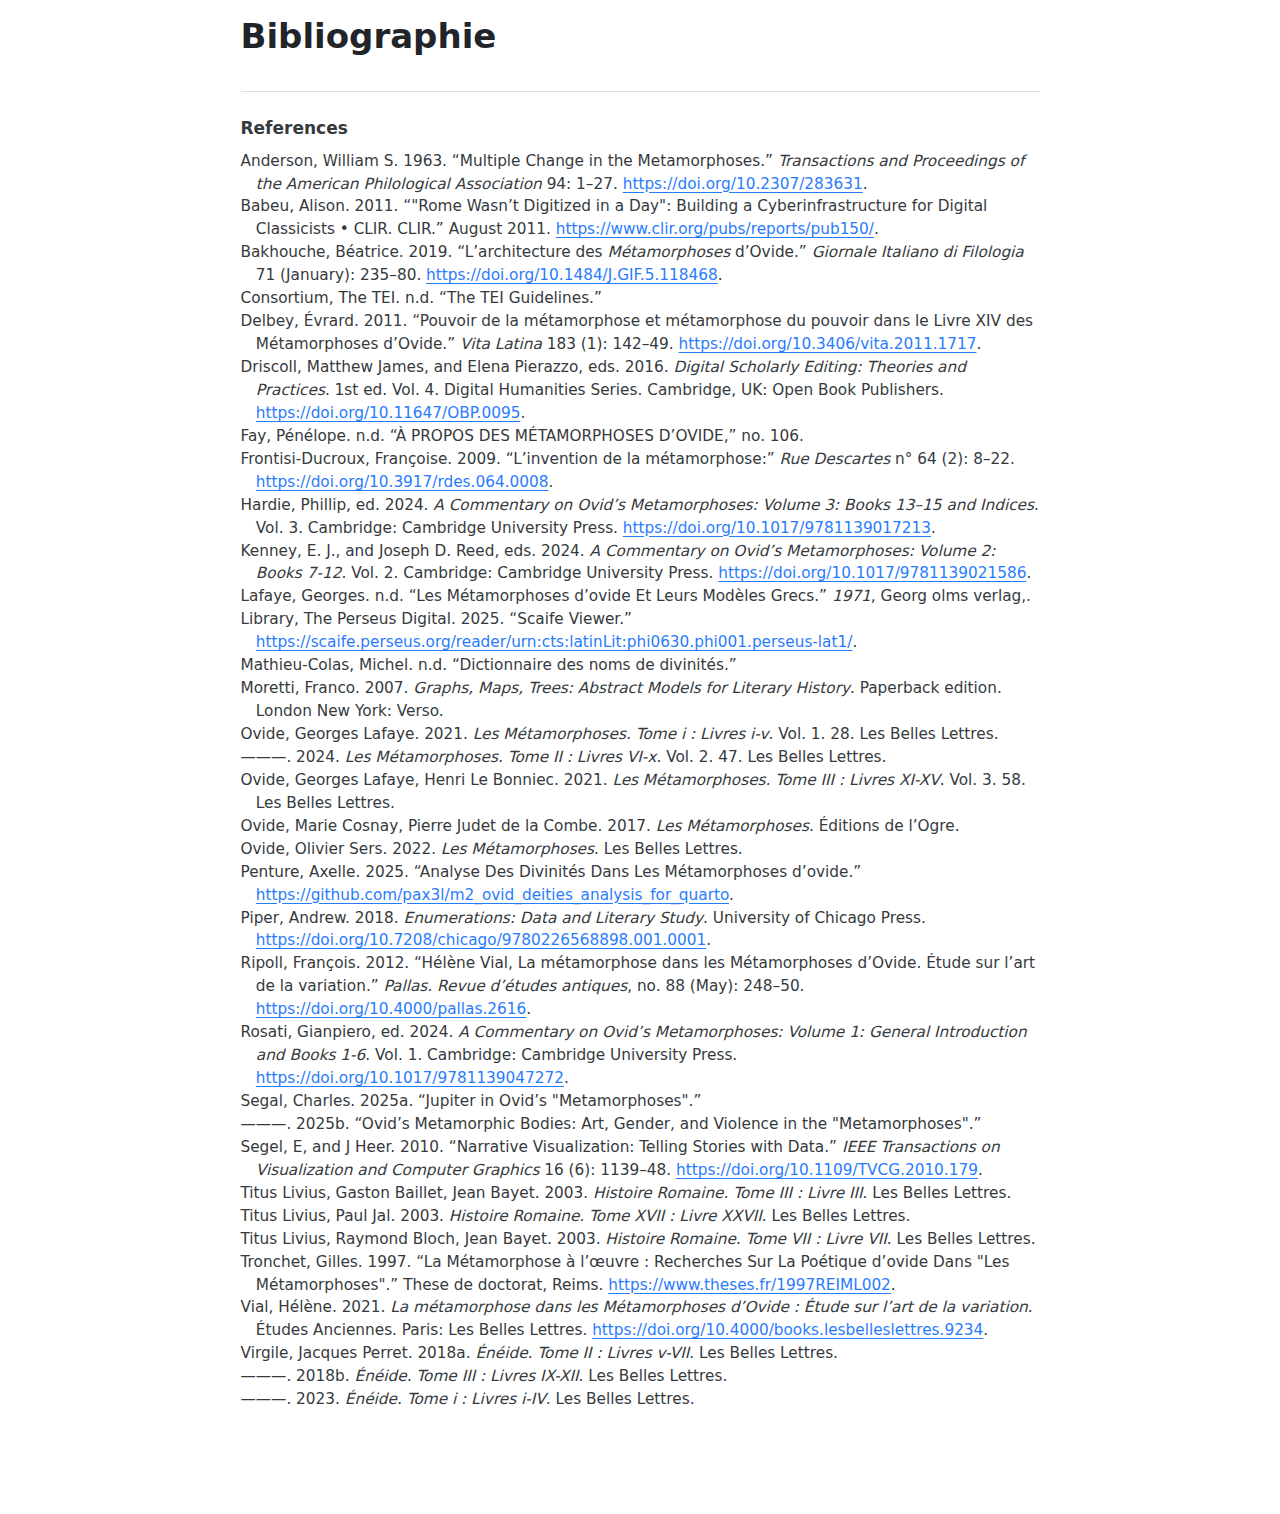
<file: bibliographie.html>
<!DOCTYPE html>
<html xmlns="http://www.w3.org/1999/xhtml" lang="en" xml:lang="en"><head>

<meta charset="utf-8">
<meta name="generator" content="quarto-1.6.42">

<meta name="viewport" content="width=device-width, initial-scale=1.0, user-scalable=yes">


<title>Bibliographie</title>
<style>
code{white-space: pre-wrap;}
span.smallcaps{font-variant: small-caps;}
div.columns{display: flex; gap: min(4vw, 1.5em);}
div.column{flex: auto; overflow-x: auto;}
div.hanging-indent{margin-left: 1.5em; text-indent: -1.5em;}
ul.task-list{list-style: none;}
ul.task-list li input[type="checkbox"] {
  width: 0.8em;
  margin: 0 0.8em 0.2em -1em; /* quarto-specific, see https://github.com/quarto-dev/quarto-cli/issues/4556 */ 
  vertical-align: middle;
}
/* CSS for citations */
div.csl-bib-body { }
div.csl-entry {
  clear: both;
  margin-bottom: 0em;
}
.hanging-indent div.csl-entry {
  margin-left:2em;
  text-indent:-2em;
}
div.csl-left-margin {
  min-width:2em;
  float:left;
}
div.csl-right-inline {
  margin-left:2em;
  padding-left:1em;
}
div.csl-indent {
  margin-left: 2em;
}</style>


<script src="bibliographie_files/libs/clipboard/clipboard.min.js"></script>
<script src="bibliographie_files/libs/quarto-html/quarto.js"></script>
<script src="bibliographie_files/libs/quarto-html/popper.min.js"></script>
<script src="bibliographie_files/libs/quarto-html/tippy.umd.min.js"></script>
<script src="bibliographie_files/libs/quarto-html/anchor.min.js"></script>
<link href="bibliographie_files/libs/quarto-html/tippy.css" rel="stylesheet">
<link href="bibliographie_files/libs/quarto-html/quarto-syntax-highlighting-2f5df379a58b258e96c21c0638c20c03.css" rel="stylesheet" id="quarto-text-highlighting-styles">
<script src="bibliographie_files/libs/bootstrap/bootstrap.min.js"></script>
<link href="bibliographie_files/libs/bootstrap/bootstrap-icons.css" rel="stylesheet">
<link href="bibliographie_files/libs/bootstrap/bootstrap-c0367b04c37547644fece4185067e4a7.min.css" rel="stylesheet" append-hash="true" id="quarto-bootstrap" data-mode="light">


</head>

<body class="fullcontent">

<div id="quarto-content" class="page-columns page-rows-contents page-layout-article">

<main class="content" id="quarto-document-content">

<header id="title-block-header" class="quarto-title-block default">
<div class="quarto-title">
<h1 class="title">Bibliographie</h1>
</div>



<div class="quarto-title-meta">

    
  
    
  </div>
  


</header>




<div id="quarto-appendix" class="default"><section class="quarto-appendix-contents" role="doc-bibliography" id="quarto-bibliography"><h2 class="anchored quarto-appendix-heading">References</h2><div id="refs" class="references csl-bib-body hanging-indent" data-entry-spacing="0" role="list">
<div id="ref-anderson_multiple_1963" class="csl-entry" role="listitem">
Anderson, William S. 1963. <span>“Multiple Change in the Metamorphoses.”</span> <em>Transactions and Proceedings of the American Philological Association</em> 94: 1–27. <a href="https://doi.org/10.2307/283631">https://doi.org/10.2307/283631</a>.
</div>
<div id="ref-babeu_alison_rome_2011" class="csl-entry" role="listitem">
Babeu, Alison. 2011. <span>“"Rome Wasn’t Digitized in a Day": Building a Cyberinfrastructure for Digital Classicists • <span>CLIR</span>. <span>CLIR</span>.”</span> August 2011. <a href="https://www.clir.org/pubs/reports/pub150/">https://www.clir.org/pubs/reports/pub150/</a>.
</div>
<div id="ref-bakhouche_larchitecture_2019" class="csl-entry" role="listitem">
Bakhouche, Béatrice. 2019. <span>“L’architecture des <em>Métamorphoses</em> d’Ovide.”</span> <em>Giornale Italiano di Filologia</em> 71 (January): 235–80. <a href="https://doi.org/10.1484/J.GIF.5.118468">https://doi.org/10.1484/J.GIF.5.118468</a>.
</div>
<div id="ref-consortium_tei_nodate" class="csl-entry" role="listitem">
Consortium, The TEI. n.d. <span>“The <span>TEI</span> Guidelines.”</span>
</div>
<div id="ref-delbey_pouvoir_2011" class="csl-entry" role="listitem">
Delbey, Évrard. 2011. <span>“Pouvoir de la métamorphose et métamorphose du pouvoir dans le Livre <span>XIV</span> des Métamorphoses d’Ovide.”</span> <em>Vita Latina</em> 183 (1): 142–49. <a href="https://doi.org/10.3406/vita.2011.1717">https://doi.org/10.3406/vita.2011.1717</a>.
</div>
<div id="ref-driscoll_digital_2016" class="csl-entry" role="listitem">
Driscoll, Matthew James, and Elena Pierazzo, eds. 2016. <em>Digital Scholarly Editing: Theories and Practices</em>. 1st ed. Vol. 4. Digital Humanities Series. Cambridge, <span>UK</span>: Open Book Publishers. <a href="https://doi.org/10.11647/OBP.0095">https://doi.org/10.11647/OBP.0095</a>.
</div>
<div id="ref-fay_a_nodate" class="csl-entry" role="listitem">
Fay, Pénélope. n.d. <span>“À <span>PROPOS</span> <span>DES</span> <span>MÉTAMORPHOSES</span> D’<span>OVIDE</span>,”</span> no. 106.
</div>
<div id="ref-frontisi-ducroux_invention_2009" class="csl-entry" role="listitem">
Frontisi-Ducroux, Françoise. 2009. <span>“L’invention de la métamorphose:”</span> <em>Rue Descartes</em> n° 64 (2): 8–22. <a href="https://doi.org/10.3917/rdes.064.0008">https://doi.org/10.3917/rdes.064.0008</a>.
</div>
<div id="ref-hardie_commentary_2024" class="csl-entry" role="listitem">
Hardie, Phillip, ed. 2024. <em>A Commentary on Ovid’s Metamorphoses: Volume 3: Books 13–15 and Indices</em>. Vol. 3. Cambridge: Cambridge University Press. <a href="https://doi.org/10.1017/9781139017213">https://doi.org/10.1017/9781139017213</a>.
</div>
<div id="ref-kenney_commentary_2024" class="csl-entry" role="listitem">
Kenney, E. J., and Joseph D. Reed, eds. 2024. <em>A Commentary on Ovid’s Metamorphoses: Volume 2: Books 7-12</em>. Vol. 2. Cambridge: Cambridge University Press. <a href="https://doi.org/10.1017/9781139021586">https://doi.org/10.1017/9781139021586</a>.
</div>
<div id="ref-lafaye_georges_metamorphoses_nodate" class="csl-entry" role="listitem">
Lafaye, Georges. n.d. <span>“Les Métamorphoses d’ovide Et Leurs Modèles Grecs.”</span> <em>1971</em>, Georg olms verlag,.
</div>
<div id="ref-scaife_viewer" class="csl-entry" role="listitem">
Library, The Perseus Digital. 2025. <span>“Scaife Viewer.”</span> <a href="https://scaife.perseus.org/reader/urn:cts:latinLit:phi0630.phi001.perseus-lat1/" class="uri">https://scaife.perseus.org/reader/urn:cts:latinLit:phi0630.phi001.perseus-lat1/</a>.
</div>
<div id="ref-mathieu-colas_dictionnaire_nodate" class="csl-entry" role="listitem">
Mathieu-Colas, Michel. n.d. <span>“Dictionnaire des noms de divinités.”</span>
</div>
<div id="ref-moretti_graphs_2007" class="csl-entry" role="listitem">
Moretti, Franco. 2007. <em>Graphs, Maps, Trees: Abstract Models for Literary History</em>. Paperback edition. London New York: Verso.
</div>
<div id="ref-ovid_metamorphoses_t1" class="csl-entry" role="listitem">
Ovide, Georges Lafaye. 2021. <em>Les Métamorphoses. Tome i : Livres i-v</em>. Vol. 1. 28. Les Belles Lettres.
</div>
<div id="ref-ovid_metamorphoses_t2" class="csl-entry" role="listitem">
———. 2024. <em>Les Métamorphoses. Tome II : Livres VI-x</em>. Vol. 2. 47. Les Belles Lettres.
</div>
<div id="ref-ovid_metamorphoses_t3" class="csl-entry" role="listitem">
Ovide, Georges Lafaye, Henri Le Bonniec. 2021. <em>Les Métamorphoses. Tome III : Livres XI-XV</em>. Vol. 3. 58. Les Belles Lettres.
</div>
<div id="ref-ovid_metamorphoses_cosnay" class="csl-entry" role="listitem">
Ovide, Marie Cosnay, Pierre Judet de la Combe. 2017. <em>Les Métamorphoses</em>. Éditions de l’Ogre.
</div>
<div id="ref-ovid_metamorphoses_poche" class="csl-entry" role="listitem">
Ovide, Olivier Sers. 2022. <em>Les Métamorphoses</em>. Les Belles Lettres.
</div>
<div id="ref-github_repo" class="csl-entry" role="listitem">
Penture, Axelle. 2025. <span>“Analyse Des Divinités Dans Les Métamorphoses d’ovide.”</span> <a href="https://github.com/pax3l/m2_ovid_deities_analysis_for_quarto" class="uri">https://github.com/pax3l/m2_ovid_deities_analysis_for_quarto</a>.
</div>
<div id="ref-piper_enumerations_2018" class="csl-entry" role="listitem">
Piper, Andrew. 2018. <em>Enumerations: Data and Literary Study</em>. University of Chicago Press. <a href="https://doi.org/10.7208/chicago/9780226568898.001.0001">https://doi.org/10.7208/chicago/9780226568898.001.0001</a>.
</div>
<div id="ref-ripoll_helene_2012" class="csl-entry" role="listitem">
Ripoll, François. 2012. <span>“Hélène Vial, La métamorphose dans les Métamorphoses d’Ovide. Étude sur l’art de la variation.”</span> <em>Pallas. Revue d’études antiques</em>, no. 88 (May): 248–50. <a href="https://doi.org/10.4000/pallas.2616">https://doi.org/10.4000/pallas.2616</a>.
</div>
<div id="ref-rosati_commentary_2024" class="csl-entry" role="listitem">
Rosati, Gianpiero, ed. 2024. <em>A Commentary on Ovid’s Metamorphoses: Volume 1: General Introduction and Books 1-6</em>. Vol. 1. Cambridge: Cambridge University Press. <a href="https://doi.org/10.1017/9781139047272">https://doi.org/10.1017/9781139047272</a>.
</div>
<div id="ref-segal_jupiter_2025" class="csl-entry" role="listitem">
Segal, Charles. 2025a. <span>“Jupiter in Ovid’s "Metamorphoses".”</span>
</div>
<div id="ref-segal_ovids_2025" class="csl-entry" role="listitem">
———. 2025b. <span>“Ovid’s Metamorphic Bodies: Art, Gender, and Violence in the "Metamorphoses".”</span>
</div>
<div id="ref-segel_narrative_2010" class="csl-entry" role="listitem">
Segel, E, and J Heer. 2010. <span>“Narrative Visualization: Telling Stories with Data.”</span> <em><span>IEEE</span> Transactions on Visualization and Computer Graphics</em> 16 (6): 1139–48. <a href="https://doi.org/10.1109/TVCG.2010.179">https://doi.org/10.1109/TVCG.2010.179</a>.
</div>
<div id="ref-tite_live_t3" class="csl-entry" role="listitem">
Titus Livius, Gaston Baillet, Jean Bayet. 2003. <em>Histoire Romaine. Tome III : Livre III</em>. Les Belles Lettres.
</div>
<div id="ref-tite_live_t17" class="csl-entry" role="listitem">
Titus Livius, Paul Jal. 2003. <em>Histoire Romaine. Tome XVII : Livre XXVII</em>. Les Belles Lettres.
</div>
<div id="ref-tite_live_t7" class="csl-entry" role="listitem">
Titus Livius, Raymond Bloch, Jean Bayet. 2003. <em>Histoire Romaine. Tome VII : Livre VII</em>. Les Belles Lettres.
</div>
<div id="ref-tronchet_metamorphose_1997" class="csl-entry" role="listitem">
Tronchet, Gilles. 1997. <span>“La Métamorphose à l’œuvre : Recherches Sur La Poétique d’ovide Dans "Les Métamorphoses".”</span> These de doctorat, Reims. <a href="https://www.theses.fr/1997REIML002">https://www.theses.fr/1997REIML002</a>.
</div>
<div id="ref-vial_metamorphose_2021" class="csl-entry" role="listitem">
Vial, Hélène. 2021. <em>La métamorphose dans les Métamorphoses d’Ovide : Étude sur l’art de la variation</em>. Études Anciennes. Paris: Les Belles Lettres. <a href="https://doi.org/10.4000/books.lesbelleslettres.9234">https://doi.org/10.4000/books.lesbelleslettres.9234</a>.
</div>
<div id="ref-virgil_eneid_t2" class="csl-entry" role="listitem">
Virgile, Jacques Perret. 2018a. <em>Énéide. Tome II : Livres v-VII</em>. Les Belles Lettres.
</div>
<div id="ref-virgil_eneid_t3" class="csl-entry" role="listitem">
———. 2018b. <em>Énéide. Tome III : Livres IX-XII</em>. Les Belles Lettres.
</div>
<div id="ref-virgil_eneid" class="csl-entry" role="listitem">
———. 2023. <em>Énéide. Tome i : Livres i-IV</em>. Les Belles Lettres.
</div>
</div></section></div></main>
<!-- /main column -->
<script id="quarto-html-after-body" type="application/javascript">
window.document.addEventListener("DOMContentLoaded", function (event) {
  const toggleBodyColorMode = (bsSheetEl) => {
    const mode = bsSheetEl.getAttribute("data-mode");
    const bodyEl = window.document.querySelector("body");
    if (mode === "dark") {
      bodyEl.classList.add("quarto-dark");
      bodyEl.classList.remove("quarto-light");
    } else {
      bodyEl.classList.add("quarto-light");
      bodyEl.classList.remove("quarto-dark");
    }
  }
  const toggleBodyColorPrimary = () => {
    const bsSheetEl = window.document.querySelector("link#quarto-bootstrap");
    if (bsSheetEl) {
      toggleBodyColorMode(bsSheetEl);
    }
  }
  toggleBodyColorPrimary();  
  const icon = "";
  const anchorJS = new window.AnchorJS();
  anchorJS.options = {
    placement: 'right',
    icon: icon
  };
  anchorJS.add('.anchored');
  const isCodeAnnotation = (el) => {
    for (const clz of el.classList) {
      if (clz.startsWith('code-annotation-')) {                     
        return true;
      }
    }
    return false;
  }
  const onCopySuccess = function(e) {
    // button target
    const button = e.trigger;
    // don't keep focus
    button.blur();
    // flash "checked"
    button.classList.add('code-copy-button-checked');
    var currentTitle = button.getAttribute("title");
    button.setAttribute("title", "Copied!");
    let tooltip;
    if (window.bootstrap) {
      button.setAttribute("data-bs-toggle", "tooltip");
      button.setAttribute("data-bs-placement", "left");
      button.setAttribute("data-bs-title", "Copied!");
      tooltip = new bootstrap.Tooltip(button, 
        { trigger: "manual", 
          customClass: "code-copy-button-tooltip",
          offset: [0, -8]});
      tooltip.show();    
    }
    setTimeout(function() {
      if (tooltip) {
        tooltip.hide();
        button.removeAttribute("data-bs-title");
        button.removeAttribute("data-bs-toggle");
        button.removeAttribute("data-bs-placement");
      }
      button.setAttribute("title", currentTitle);
      button.classList.remove('code-copy-button-checked');
    }, 1000);
    // clear code selection
    e.clearSelection();
  }
  const getTextToCopy = function(trigger) {
      const codeEl = trigger.previousElementSibling.cloneNode(true);
      for (const childEl of codeEl.children) {
        if (isCodeAnnotation(childEl)) {
          childEl.remove();
        }
      }
      return codeEl.innerText;
  }
  const clipboard = new window.ClipboardJS('.code-copy-button:not([data-in-quarto-modal])', {
    text: getTextToCopy
  });
  clipboard.on('success', onCopySuccess);
  if (window.document.getElementById('quarto-embedded-source-code-modal')) {
    const clipboardModal = new window.ClipboardJS('.code-copy-button[data-in-quarto-modal]', {
      text: getTextToCopy,
      container: window.document.getElementById('quarto-embedded-source-code-modal')
    });
    clipboardModal.on('success', onCopySuccess);
  }
    var localhostRegex = new RegExp(/^(?:http|https):\/\/localhost\:?[0-9]*\//);
    var mailtoRegex = new RegExp(/^mailto:/);
      var filterRegex = new RegExp('/' + window.location.host + '/');
    var isInternal = (href) => {
        return filterRegex.test(href) || localhostRegex.test(href) || mailtoRegex.test(href);
    }
    // Inspect non-navigation links and adorn them if external
 	var links = window.document.querySelectorAll('a[href]:not(.nav-link):not(.navbar-brand):not(.toc-action):not(.sidebar-link):not(.sidebar-item-toggle):not(.pagination-link):not(.no-external):not([aria-hidden]):not(.dropdown-item):not(.quarto-navigation-tool):not(.about-link)');
    for (var i=0; i<links.length; i++) {
      const link = links[i];
      if (!isInternal(link.href)) {
        // undo the damage that might have been done by quarto-nav.js in the case of
        // links that we want to consider external
        if (link.dataset.originalHref !== undefined) {
          link.href = link.dataset.originalHref;
        }
      }
    }
  function tippyHover(el, contentFn, onTriggerFn, onUntriggerFn) {
    const config = {
      allowHTML: true,
      maxWidth: 500,
      delay: 100,
      arrow: false,
      appendTo: function(el) {
          return el.parentElement;
      },
      interactive: true,
      interactiveBorder: 10,
      theme: 'quarto',
      placement: 'bottom-start',
    };
    if (contentFn) {
      config.content = contentFn;
    }
    if (onTriggerFn) {
      config.onTrigger = onTriggerFn;
    }
    if (onUntriggerFn) {
      config.onUntrigger = onUntriggerFn;
    }
    window.tippy(el, config); 
  }
  const noterefs = window.document.querySelectorAll('a[role="doc-noteref"]');
  for (var i=0; i<noterefs.length; i++) {
    const ref = noterefs[i];
    tippyHover(ref, function() {
      // use id or data attribute instead here
      let href = ref.getAttribute('data-footnote-href') || ref.getAttribute('href');
      try { href = new URL(href).hash; } catch {}
      const id = href.replace(/^#\/?/, "");
      const note = window.document.getElementById(id);
      if (note) {
        return note.innerHTML;
      } else {
        return "";
      }
    });
  }
  const xrefs = window.document.querySelectorAll('a.quarto-xref');
  const processXRef = (id, note) => {
    // Strip column container classes
    const stripColumnClz = (el) => {
      el.classList.remove("page-full", "page-columns");
      if (el.children) {
        for (const child of el.children) {
          stripColumnClz(child);
        }
      }
    }
    stripColumnClz(note)
    if (id === null || id.startsWith('sec-')) {
      // Special case sections, only their first couple elements
      const container = document.createElement("div");
      if (note.children && note.children.length > 2) {
        container.appendChild(note.children[0].cloneNode(true));
        for (let i = 1; i < note.children.length; i++) {
          const child = note.children[i];
          if (child.tagName === "P" && child.innerText === "") {
            continue;
          } else {
            container.appendChild(child.cloneNode(true));
            break;
          }
        }
        if (window.Quarto?.typesetMath) {
          window.Quarto.typesetMath(container);
        }
        return container.innerHTML
      } else {
        if (window.Quarto?.typesetMath) {
          window.Quarto.typesetMath(note);
        }
        return note.innerHTML;
      }
    } else {
      // Remove any anchor links if they are present
      const anchorLink = note.querySelector('a.anchorjs-link');
      if (anchorLink) {
        anchorLink.remove();
      }
      if (window.Quarto?.typesetMath) {
        window.Quarto.typesetMath(note);
      }
      if (note.classList.contains("callout")) {
        return note.outerHTML;
      } else {
        return note.innerHTML;
      }
    }
  }
  for (var i=0; i<xrefs.length; i++) {
    const xref = xrefs[i];
    tippyHover(xref, undefined, function(instance) {
      instance.disable();
      let url = xref.getAttribute('href');
      let hash = undefined; 
      if (url.startsWith('#')) {
        hash = url;
      } else {
        try { hash = new URL(url).hash; } catch {}
      }
      if (hash) {
        const id = hash.replace(/^#\/?/, "");
        const note = window.document.getElementById(id);
        if (note !== null) {
          try {
            const html = processXRef(id, note.cloneNode(true));
            instance.setContent(html);
          } finally {
            instance.enable();
            instance.show();
          }
        } else {
          // See if we can fetch this
          fetch(url.split('#')[0])
          .then(res => res.text())
          .then(html => {
            const parser = new DOMParser();
            const htmlDoc = parser.parseFromString(html, "text/html");
            const note = htmlDoc.getElementById(id);
            if (note !== null) {
              const html = processXRef(id, note);
              instance.setContent(html);
            } 
          }).finally(() => {
            instance.enable();
            instance.show();
          });
        }
      } else {
        // See if we can fetch a full url (with no hash to target)
        // This is a special case and we should probably do some content thinning / targeting
        fetch(url)
        .then(res => res.text())
        .then(html => {
          const parser = new DOMParser();
          const htmlDoc = parser.parseFromString(html, "text/html");
          const note = htmlDoc.querySelector('main.content');
          if (note !== null) {
            // This should only happen for chapter cross references
            // (since there is no id in the URL)
            // remove the first header
            if (note.children.length > 0 && note.children[0].tagName === "HEADER") {
              note.children[0].remove();
            }
            const html = processXRef(null, note);
            instance.setContent(html);
          } 
        }).finally(() => {
          instance.enable();
          instance.show();
        });
      }
    }, function(instance) {
    });
  }
      let selectedAnnoteEl;
      const selectorForAnnotation = ( cell, annotation) => {
        let cellAttr = 'data-code-cell="' + cell + '"';
        let lineAttr = 'data-code-annotation="' +  annotation + '"';
        const selector = 'span[' + cellAttr + '][' + lineAttr + ']';
        return selector;
      }
      const selectCodeLines = (annoteEl) => {
        const doc = window.document;
        const targetCell = annoteEl.getAttribute("data-target-cell");
        const targetAnnotation = annoteEl.getAttribute("data-target-annotation");
        const annoteSpan = window.document.querySelector(selectorForAnnotation(targetCell, targetAnnotation));
        const lines = annoteSpan.getAttribute("data-code-lines").split(",");
        const lineIds = lines.map((line) => {
          return targetCell + "-" + line;
        })
        let top = null;
        let height = null;
        let parent = null;
        if (lineIds.length > 0) {
            //compute the position of the single el (top and bottom and make a div)
            const el = window.document.getElementById(lineIds[0]);
            top = el.offsetTop;
            height = el.offsetHeight;
            parent = el.parentElement.parentElement;
          if (lineIds.length > 1) {
            const lastEl = window.document.getElementById(lineIds[lineIds.length - 1]);
            const bottom = lastEl.offsetTop + lastEl.offsetHeight;
            height = bottom - top;
          }
          if (top !== null && height !== null && parent !== null) {
            // cook up a div (if necessary) and position it 
            let div = window.document.getElementById("code-annotation-line-highlight");
            if (div === null) {
              div = window.document.createElement("div");
              div.setAttribute("id", "code-annotation-line-highlight");
              div.style.position = 'absolute';
              parent.appendChild(div);
            }
            div.style.top = top - 2 + "px";
            div.style.height = height + 4 + "px";
            div.style.left = 0;
            let gutterDiv = window.document.getElementById("code-annotation-line-highlight-gutter");
            if (gutterDiv === null) {
              gutterDiv = window.document.createElement("div");
              gutterDiv.setAttribute("id", "code-annotation-line-highlight-gutter");
              gutterDiv.style.position = 'absolute';
              const codeCell = window.document.getElementById(targetCell);
              const gutter = codeCell.querySelector('.code-annotation-gutter');
              gutter.appendChild(gutterDiv);
            }
            gutterDiv.style.top = top - 2 + "px";
            gutterDiv.style.height = height + 4 + "px";
          }
          selectedAnnoteEl = annoteEl;
        }
      };
      const unselectCodeLines = () => {
        const elementsIds = ["code-annotation-line-highlight", "code-annotation-line-highlight-gutter"];
        elementsIds.forEach((elId) => {
          const div = window.document.getElementById(elId);
          if (div) {
            div.remove();
          }
        });
        selectedAnnoteEl = undefined;
      };
        // Handle positioning of the toggle
    window.addEventListener(
      "resize",
      throttle(() => {
        elRect = undefined;
        if (selectedAnnoteEl) {
          selectCodeLines(selectedAnnoteEl);
        }
      }, 10)
    );
    function throttle(fn, ms) {
    let throttle = false;
    let timer;
      return (...args) => {
        if(!throttle) { // first call gets through
            fn.apply(this, args);
            throttle = true;
        } else { // all the others get throttled
            if(timer) clearTimeout(timer); // cancel #2
            timer = setTimeout(() => {
              fn.apply(this, args);
              timer = throttle = false;
            }, ms);
        }
      };
    }
      // Attach click handler to the DT
      const annoteDls = window.document.querySelectorAll('dt[data-target-cell]');
      for (const annoteDlNode of annoteDls) {
        annoteDlNode.addEventListener('click', (event) => {
          const clickedEl = event.target;
          if (clickedEl !== selectedAnnoteEl) {
            unselectCodeLines();
            const activeEl = window.document.querySelector('dt[data-target-cell].code-annotation-active');
            if (activeEl) {
              activeEl.classList.remove('code-annotation-active');
            }
            selectCodeLines(clickedEl);
            clickedEl.classList.add('code-annotation-active');
          } else {
            // Unselect the line
            unselectCodeLines();
            clickedEl.classList.remove('code-annotation-active');
          }
        });
      }
  const findCites = (el) => {
    const parentEl = el.parentElement;
    if (parentEl) {
      const cites = parentEl.dataset.cites;
      if (cites) {
        return {
          el,
          cites: cites.split(' ')
        };
      } else {
        return findCites(el.parentElement)
      }
    } else {
      return undefined;
    }
  };
  var bibliorefs = window.document.querySelectorAll('a[role="doc-biblioref"]');
  for (var i=0; i<bibliorefs.length; i++) {
    const ref = bibliorefs[i];
    const citeInfo = findCites(ref);
    if (citeInfo) {
      tippyHover(citeInfo.el, function() {
        var popup = window.document.createElement('div');
        citeInfo.cites.forEach(function(cite) {
          var citeDiv = window.document.createElement('div');
          citeDiv.classList.add('hanging-indent');
          citeDiv.classList.add('csl-entry');
          var biblioDiv = window.document.getElementById('ref-' + cite);
          if (biblioDiv) {
            citeDiv.innerHTML = biblioDiv.innerHTML;
          }
          popup.appendChild(citeDiv);
        });
        return popup.innerHTML;
      });
    }
  }
});
</script>
</div> <!-- /content -->




</body></html>
</file>
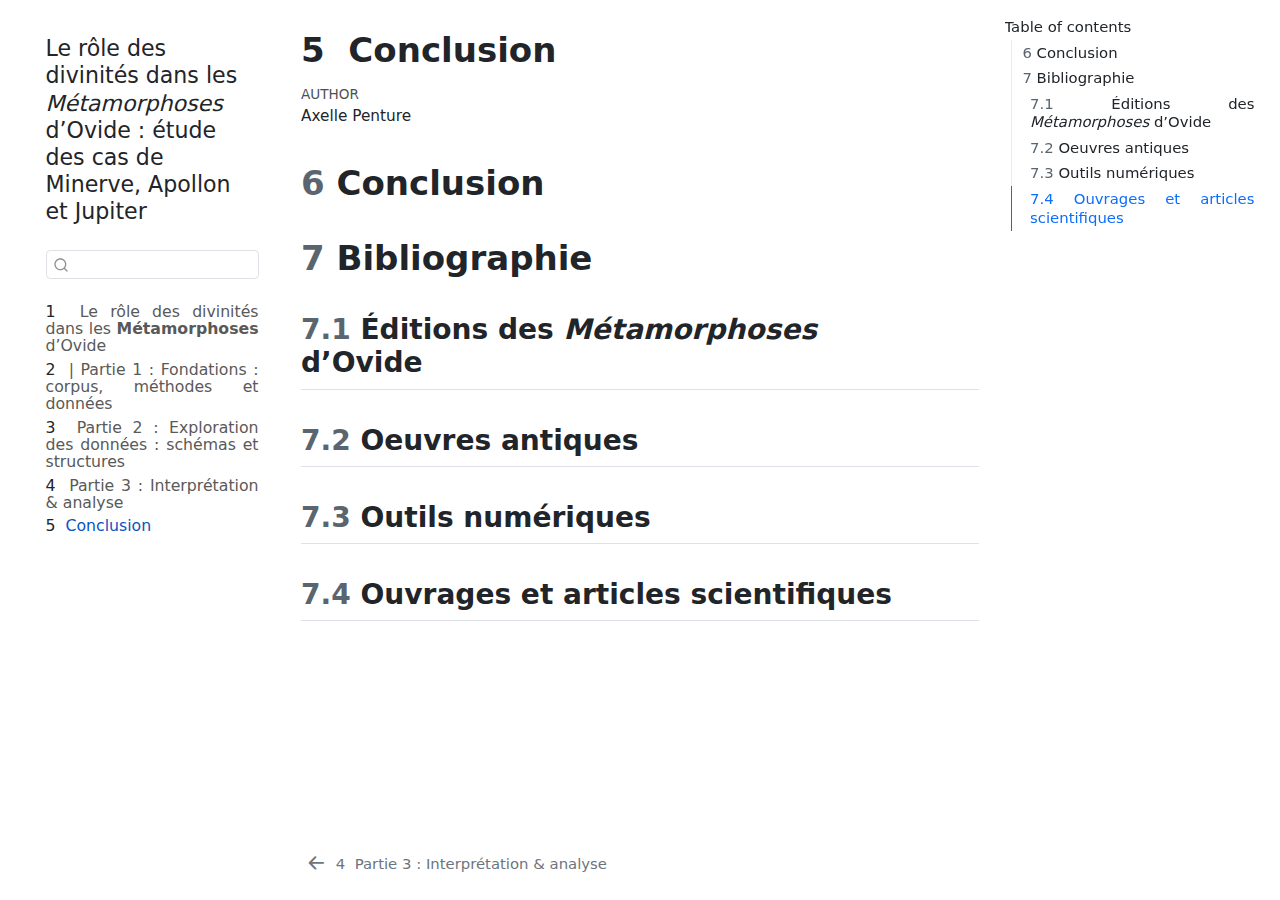
<file: _book/conclusion.html>
<!DOCTYPE html>
<html xmlns="http://www.w3.org/1999/xhtml" lang="en" xml:lang="en"><head>

<meta charset="utf-8">
<meta name="generator" content="quarto-1.6.42">

<meta name="viewport" content="width=device-width, initial-scale=1.0, user-scalable=yes">

<meta name="author" content="Axelle Penture">

<title>5&nbsp; Conclusion – Le rôle des divinités dans les *Métamorphoses* d’Ovide : étude des cas de Minerve, Apollon et Jupiter</title>
<style>
code{white-space: pre-wrap;}
span.smallcaps{font-variant: small-caps;}
div.columns{display: flex; gap: min(4vw, 1.5em);}
div.column{flex: auto; overflow-x: auto;}
div.hanging-indent{margin-left: 1.5em; text-indent: -1.5em;}
ul.task-list{list-style: none;}
ul.task-list li input[type="checkbox"] {
  width: 0.8em;
  margin: 0 0.8em 0.2em -1em; /* quarto-specific, see https://github.com/quarto-dev/quarto-cli/issues/4556 */ 
  vertical-align: middle;
}
</style>


<script src="site_libs/quarto-nav/quarto-nav.js"></script>
<script src="site_libs/quarto-nav/headroom.min.js"></script>
<script src="site_libs/clipboard/clipboard.min.js"></script>
<script src="site_libs/quarto-search/autocomplete.umd.js"></script>
<script src="site_libs/quarto-search/fuse.min.js"></script>
<script src="site_libs/quarto-search/quarto-search.js"></script>
<meta name="quarto:offset" content="./">
<link href="./partie3.html" rel="prev">
<script src="site_libs/quarto-html/quarto.js"></script>
<script src="site_libs/quarto-html/popper.min.js"></script>
<script src="site_libs/quarto-html/tippy.umd.min.js"></script>
<script src="site_libs/quarto-html/anchor.min.js"></script>
<link href="site_libs/quarto-html/tippy.css" rel="stylesheet">
<link href="site_libs/quarto-html/quarto-syntax-highlighting-2f5df379a58b258e96c21c0638c20c03.css" rel="stylesheet" id="quarto-text-highlighting-styles">
<script src="site_libs/bootstrap/bootstrap.min.js"></script>
<link href="site_libs/bootstrap/bootstrap-icons.css" rel="stylesheet">
<link href="site_libs/bootstrap/bootstrap-5e2915e4d4df5928b2b0a61215b328b6.min.css" rel="stylesheet" append-hash="true" id="quarto-bootstrap" data-mode="light">
<script id="quarto-search-options" type="application/json">{
  "location": "sidebar",
  "copy-button": false,
  "collapse-after": 3,
  "panel-placement": "start",
  "type": "textbox",
  "limit": 50,
  "keyboard-shortcut": [
    "f",
    "/",
    "s"
  ],
  "show-item-context": false,
  "language": {
    "search-no-results-text": "No results",
    "search-matching-documents-text": "matching documents",
    "search-copy-link-title": "Copy link to search",
    "search-hide-matches-text": "Hide additional matches",
    "search-more-match-text": "more match in this document",
    "search-more-matches-text": "more matches in this document",
    "search-clear-button-title": "Clear",
    "search-text-placeholder": "",
    "search-detached-cancel-button-title": "Cancel",
    "search-submit-button-title": "Submit",
    "search-label": "Search"
  }
}</script>
<script async="" src="https://hypothes.is/embed.js"></script>
<script>
  window.document.addEventListener("DOMContentLoaded", function (_event) {
    document.body.classList.add('hypothesis-enabled');
  });
</script>


<link rel="stylesheet" href="styles.css">
</head>

<body class="nav-sidebar floating">

<div id="quarto-search-results"></div>
  <header id="quarto-header" class="headroom fixed-top">
  <nav class="quarto-secondary-nav">
    <div class="container-fluid d-flex">
      <button type="button" class="quarto-btn-toggle btn" data-bs-toggle="collapse" role="button" data-bs-target=".quarto-sidebar-collapse-item" aria-controls="quarto-sidebar" aria-expanded="false" aria-label="Toggle sidebar navigation" onclick="if (window.quartoToggleHeadroom) { window.quartoToggleHeadroom(); }">
        <i class="bi bi-layout-text-sidebar-reverse"></i>
      </button>
        <nav class="quarto-page-breadcrumbs" aria-label="breadcrumb"><ol class="breadcrumb"><li class="breadcrumb-item"><a href="./conclusion.html"><span class="chapter-number">5</span>&nbsp; <span class="chapter-title">Conclusion</span></a></li></ol></nav>
        <a class="flex-grow-1" role="navigation" data-bs-toggle="collapse" data-bs-target=".quarto-sidebar-collapse-item" aria-controls="quarto-sidebar" aria-expanded="false" aria-label="Toggle sidebar navigation" onclick="if (window.quartoToggleHeadroom) { window.quartoToggleHeadroom(); }">      
        </a>
      <button type="button" class="btn quarto-search-button" aria-label="Search" onclick="window.quartoOpenSearch();">
        <i class="bi bi-search"></i>
      </button>
    </div>
  </nav>
</header>
<!-- content -->
<div id="quarto-content" class="quarto-container page-columns page-rows-contents page-layout-article">
<!-- sidebar -->
  <nav id="quarto-sidebar" class="sidebar collapse collapse-horizontal quarto-sidebar-collapse-item sidebar-navigation floating overflow-auto">
    <div class="pt-lg-2 mt-2 text-left sidebar-header">
    <div class="sidebar-title mb-0 py-0">
      <a href="./">Le rôle des divinités dans les <em>Métamorphoses</em> d’Ovide : étude des cas de Minerve, Apollon et Jupiter</a> 
    </div>
      </div>
        <div class="mt-2 flex-shrink-0 align-items-center">
        <div class="sidebar-search">
        <div id="quarto-search" class="" title="Search"></div>
        </div>
        </div>
    <div class="sidebar-menu-container"> 
    <ul class="list-unstyled mt-1">
        <li class="sidebar-item">
  <div class="sidebar-item-container"> 
  <a href="./index.html" class="sidebar-item-text sidebar-link">
 <span class="menu-text"><span class="chapter-number">1</span>&nbsp; <span class="chapter-title">Le rôle des divinités dans les <strong>Métamorphoses</strong> d’Ovide</span></span></a>
  </div>
</li>
        <li class="sidebar-item">
  <div class="sidebar-item-container"> 
  <a href="./partie1.html" class="sidebar-item-text sidebar-link">
 <span class="menu-text"><span class="chapter-number">2</span>&nbsp; <span class="chapter-title">| Partie 1 : Fondations : corpus, méthodes et données</span></span></a>
  </div>
</li>
        <li class="sidebar-item">
  <div class="sidebar-item-container"> 
  <a href="./partie2.html" class="sidebar-item-text sidebar-link">
 <span class="menu-text"><span class="chapter-number">3</span>&nbsp; <span class="chapter-title">Partie 2 : Exploration des données : schémas et structures</span></span></a>
  </div>
</li>
        <li class="sidebar-item">
  <div class="sidebar-item-container"> 
  <a href="./partie3.html" class="sidebar-item-text sidebar-link">
 <span class="menu-text"><span class="chapter-number">4</span>&nbsp; <span class="chapter-title">Partie 3 : Interprétation &amp; analyse</span></span></a>
  </div>
</li>
        <li class="sidebar-item">
  <div class="sidebar-item-container"> 
  <a href="./conclusion.html" class="sidebar-item-text sidebar-link active">
 <span class="menu-text"><span class="chapter-number">5</span>&nbsp; <span class="chapter-title">Conclusion</span></span></a>
  </div>
</li>
    </ul>
    </div>
</nav>
<div id="quarto-sidebar-glass" class="quarto-sidebar-collapse-item" data-bs-toggle="collapse" data-bs-target=".quarto-sidebar-collapse-item"></div>
<!-- margin-sidebar -->
    <div id="quarto-margin-sidebar" class="sidebar margin-sidebar">
        <nav id="TOC" role="doc-toc" class="toc-active">
    <h2 id="toc-title">Table of contents</h2>
   
  <ul>
  <li><a href="#conclusion" id="toc-conclusion" class="nav-link active" data-scroll-target="#conclusion"><span class="header-section-number">6</span> Conclusion</a></li>
  <li><a href="#bibliographie" id="toc-bibliographie" class="nav-link" data-scroll-target="#bibliographie"><span class="header-section-number">7</span> Bibliographie</a>
  <ul class="collapse">
  <li><a href="#éditions-des-métamorphoses-dovide" id="toc-éditions-des-métamorphoses-dovide" class="nav-link" data-scroll-target="#éditions-des-métamorphoses-dovide"><span class="header-section-number">7.1</span> Éditions des <em>Métamorphoses</em> d’Ovide</a></li>
  <li><a href="#oeuvres-antiques" id="toc-oeuvres-antiques" class="nav-link" data-scroll-target="#oeuvres-antiques"><span class="header-section-number">7.2</span> Oeuvres antiques</a></li>
  <li><a href="#outils-numériques" id="toc-outils-numériques" class="nav-link" data-scroll-target="#outils-numériques"><span class="header-section-number">7.3</span> Outils numériques</a></li>
  <li><a href="#ouvrages-et-articles-scientifiques" id="toc-ouvrages-et-articles-scientifiques" class="nav-link" data-scroll-target="#ouvrages-et-articles-scientifiques"><span class="header-section-number">7.4</span> Ouvrages et articles scientifiques</a></li>
  </ul></li>
  </ul>
</nav>
    </div>
<!-- main -->
<main class="content" id="quarto-document-content">

<header id="title-block-header" class="quarto-title-block default">
<div class="quarto-title">
<h1 class="title"><span class="chapter-number">5</span>&nbsp; <span class="chapter-title">Conclusion</span></h1>
</div>



<div class="quarto-title-meta">

    <div>
    <div class="quarto-title-meta-heading">Author</div>
    <div class="quarto-title-meta-contents">
             <p>Axelle Penture </p>
          </div>
  </div>
    
  
    
  </div>
  


</header>


<section id="conclusion" class="level1" data-number="6">
<h1 data-number="6"><span class="header-section-number">6</span> Conclusion</h1>
</section>
<section id="bibliographie" class="level1" data-number="7">
<h1 data-number="7"><span class="header-section-number">7</span> Bibliographie</h1>
<section id="éditions-des-métamorphoses-dovide" class="level2" data-number="7.1">
<h2 data-number="7.1" class="anchored" data-anchor-id="éditions-des-métamorphoses-dovide"><span class="header-section-number">7.1</span> Éditions des <em>Métamorphoses</em> d’Ovide</h2>
<!-- Liste des éditions d'Ovide -->
<!-- Cette liste sera générée automatiquement à partir du fichier bibliographie/textes_ovide.bib -->
</section>
<section id="oeuvres-antiques" class="level2" data-number="7.2">
<h2 data-number="7.2" class="anchored" data-anchor-id="oeuvres-antiques"><span class="header-section-number">7.2</span> Oeuvres antiques</h2>
<!-- Liste des œuvres antiques -->
<!-- Cette liste sera générée automatiquement à partir du fichier bibliographie/oeuvres_antiques.bib -->
</section>
<section id="outils-numériques" class="level2" data-number="7.3">
<h2 data-number="7.3" class="anchored" data-anchor-id="outils-numériques"><span class="header-section-number">7.3</span> Outils numériques</h2>
<!-- Liste des outils numériques -->
<!-- Cette liste sera générée automatiquement à partir du fichier bibliographie/outils_numériques.bib -->
</section>
<section id="ouvrages-et-articles-scientifiques" class="level2" data-number="7.4">
<h2 data-number="7.4" class="anchored" data-anchor-id="ouvrages-et-articles-scientifiques"><span class="header-section-number">7.4</span> Ouvrages et articles scientifiques</h2>
<!-- Liste des ouvrages et articles scientifiques -->
<!-- Cette liste sera générée automatiquement à partir du fichier bibliographie/ouvrages_articles_scientifiques.bib -->


</section>
</section>

</main> <!-- /main -->
<script id="quarto-html-after-body" type="application/javascript">
window.document.addEventListener("DOMContentLoaded", function (event) {
  const toggleBodyColorMode = (bsSheetEl) => {
    const mode = bsSheetEl.getAttribute("data-mode");
    const bodyEl = window.document.querySelector("body");
    if (mode === "dark") {
      bodyEl.classList.add("quarto-dark");
      bodyEl.classList.remove("quarto-light");
    } else {
      bodyEl.classList.add("quarto-light");
      bodyEl.classList.remove("quarto-dark");
    }
  }
  const toggleBodyColorPrimary = () => {
    const bsSheetEl = window.document.querySelector("link#quarto-bootstrap");
    if (bsSheetEl) {
      toggleBodyColorMode(bsSheetEl);
    }
  }
  toggleBodyColorPrimary();  
  const icon = "";
  const anchorJS = new window.AnchorJS();
  anchorJS.options = {
    placement: 'right',
    icon: icon
  };
  anchorJS.add('.anchored');
  const isCodeAnnotation = (el) => {
    for (const clz of el.classList) {
      if (clz.startsWith('code-annotation-')) {                     
        return true;
      }
    }
    return false;
  }
  const onCopySuccess = function(e) {
    // button target
    const button = e.trigger;
    // don't keep focus
    button.blur();
    // flash "checked"
    button.classList.add('code-copy-button-checked');
    var currentTitle = button.getAttribute("title");
    button.setAttribute("title", "Copied!");
    let tooltip;
    if (window.bootstrap) {
      button.setAttribute("data-bs-toggle", "tooltip");
      button.setAttribute("data-bs-placement", "left");
      button.setAttribute("data-bs-title", "Copied!");
      tooltip = new bootstrap.Tooltip(button, 
        { trigger: "manual", 
          customClass: "code-copy-button-tooltip",
          offset: [0, -8]});
      tooltip.show();    
    }
    setTimeout(function() {
      if (tooltip) {
        tooltip.hide();
        button.removeAttribute("data-bs-title");
        button.removeAttribute("data-bs-toggle");
        button.removeAttribute("data-bs-placement");
      }
      button.setAttribute("title", currentTitle);
      button.classList.remove('code-copy-button-checked');
    }, 1000);
    // clear code selection
    e.clearSelection();
  }
  const getTextToCopy = function(trigger) {
      const codeEl = trigger.previousElementSibling.cloneNode(true);
      for (const childEl of codeEl.children) {
        if (isCodeAnnotation(childEl)) {
          childEl.remove();
        }
      }
      return codeEl.innerText;
  }
  const clipboard = new window.ClipboardJS('.code-copy-button:not([data-in-quarto-modal])', {
    text: getTextToCopy
  });
  clipboard.on('success', onCopySuccess);
  if (window.document.getElementById('quarto-embedded-source-code-modal')) {
    const clipboardModal = new window.ClipboardJS('.code-copy-button[data-in-quarto-modal]', {
      text: getTextToCopy,
      container: window.document.getElementById('quarto-embedded-source-code-modal')
    });
    clipboardModal.on('success', onCopySuccess);
  }
    var localhostRegex = new RegExp(/^(?:http|https):\/\/localhost\:?[0-9]*\//);
    var mailtoRegex = new RegExp(/^mailto:/);
      var filterRegex = new RegExp('/' + window.location.host + '/');
    var isInternal = (href) => {
        return filterRegex.test(href) || localhostRegex.test(href) || mailtoRegex.test(href);
    }
    // Inspect non-navigation links and adorn them if external
 	var links = window.document.querySelectorAll('a[href]:not(.nav-link):not(.navbar-brand):not(.toc-action):not(.sidebar-link):not(.sidebar-item-toggle):not(.pagination-link):not(.no-external):not([aria-hidden]):not(.dropdown-item):not(.quarto-navigation-tool):not(.about-link)');
    for (var i=0; i<links.length; i++) {
      const link = links[i];
      if (!isInternal(link.href)) {
        // undo the damage that might have been done by quarto-nav.js in the case of
        // links that we want to consider external
        if (link.dataset.originalHref !== undefined) {
          link.href = link.dataset.originalHref;
        }
      }
    }
  function tippyHover(el, contentFn, onTriggerFn, onUntriggerFn) {
    const config = {
      allowHTML: true,
      maxWidth: 500,
      delay: 100,
      arrow: false,
      appendTo: function(el) {
          return el.parentElement;
      },
      interactive: true,
      interactiveBorder: 10,
      theme: 'quarto',
      placement: 'bottom-start',
    };
    if (contentFn) {
      config.content = contentFn;
    }
    if (onTriggerFn) {
      config.onTrigger = onTriggerFn;
    }
    if (onUntriggerFn) {
      config.onUntrigger = onUntriggerFn;
    }
    window.tippy(el, config); 
  }
  const noterefs = window.document.querySelectorAll('a[role="doc-noteref"]');
  for (var i=0; i<noterefs.length; i++) {
    const ref = noterefs[i];
    tippyHover(ref, function() {
      // use id or data attribute instead here
      let href = ref.getAttribute('data-footnote-href') || ref.getAttribute('href');
      try { href = new URL(href).hash; } catch {}
      const id = href.replace(/^#\/?/, "");
      const note = window.document.getElementById(id);
      if (note) {
        return note.innerHTML;
      } else {
        return "";
      }
    });
  }
  const xrefs = window.document.querySelectorAll('a.quarto-xref');
  const processXRef = (id, note) => {
    // Strip column container classes
    const stripColumnClz = (el) => {
      el.classList.remove("page-full", "page-columns");
      if (el.children) {
        for (const child of el.children) {
          stripColumnClz(child);
        }
      }
    }
    stripColumnClz(note)
    if (id === null || id.startsWith('sec-')) {
      // Special case sections, only their first couple elements
      const container = document.createElement("div");
      if (note.children && note.children.length > 2) {
        container.appendChild(note.children[0].cloneNode(true));
        for (let i = 1; i < note.children.length; i++) {
          const child = note.children[i];
          if (child.tagName === "P" && child.innerText === "") {
            continue;
          } else {
            container.appendChild(child.cloneNode(true));
            break;
          }
        }
        if (window.Quarto?.typesetMath) {
          window.Quarto.typesetMath(container);
        }
        return container.innerHTML
      } else {
        if (window.Quarto?.typesetMath) {
          window.Quarto.typesetMath(note);
        }
        return note.innerHTML;
      }
    } else {
      // Remove any anchor links if they are present
      const anchorLink = note.querySelector('a.anchorjs-link');
      if (anchorLink) {
        anchorLink.remove();
      }
      if (window.Quarto?.typesetMath) {
        window.Quarto.typesetMath(note);
      }
      if (note.classList.contains("callout")) {
        return note.outerHTML;
      } else {
        return note.innerHTML;
      }
    }
  }
  for (var i=0; i<xrefs.length; i++) {
    const xref = xrefs[i];
    tippyHover(xref, undefined, function(instance) {
      instance.disable();
      let url = xref.getAttribute('href');
      let hash = undefined; 
      if (url.startsWith('#')) {
        hash = url;
      } else {
        try { hash = new URL(url).hash; } catch {}
      }
      if (hash) {
        const id = hash.replace(/^#\/?/, "");
        const note = window.document.getElementById(id);
        if (note !== null) {
          try {
            const html = processXRef(id, note.cloneNode(true));
            instance.setContent(html);
          } finally {
            instance.enable();
            instance.show();
          }
        } else {
          // See if we can fetch this
          fetch(url.split('#')[0])
          .then(res => res.text())
          .then(html => {
            const parser = new DOMParser();
            const htmlDoc = parser.parseFromString(html, "text/html");
            const note = htmlDoc.getElementById(id);
            if (note !== null) {
              const html = processXRef(id, note);
              instance.setContent(html);
            } 
          }).finally(() => {
            instance.enable();
            instance.show();
          });
        }
      } else {
        // See if we can fetch a full url (with no hash to target)
        // This is a special case and we should probably do some content thinning / targeting
        fetch(url)
        .then(res => res.text())
        .then(html => {
          const parser = new DOMParser();
          const htmlDoc = parser.parseFromString(html, "text/html");
          const note = htmlDoc.querySelector('main.content');
          if (note !== null) {
            // This should only happen for chapter cross references
            // (since there is no id in the URL)
            // remove the first header
            if (note.children.length > 0 && note.children[0].tagName === "HEADER") {
              note.children[0].remove();
            }
            const html = processXRef(null, note);
            instance.setContent(html);
          } 
        }).finally(() => {
          instance.enable();
          instance.show();
        });
      }
    }, function(instance) {
    });
  }
      let selectedAnnoteEl;
      const selectorForAnnotation = ( cell, annotation) => {
        let cellAttr = 'data-code-cell="' + cell + '"';
        let lineAttr = 'data-code-annotation="' +  annotation + '"';
        const selector = 'span[' + cellAttr + '][' + lineAttr + ']';
        return selector;
      }
      const selectCodeLines = (annoteEl) => {
        const doc = window.document;
        const targetCell = annoteEl.getAttribute("data-target-cell");
        const targetAnnotation = annoteEl.getAttribute("data-target-annotation");
        const annoteSpan = window.document.querySelector(selectorForAnnotation(targetCell, targetAnnotation));
        const lines = annoteSpan.getAttribute("data-code-lines").split(",");
        const lineIds = lines.map((line) => {
          return targetCell + "-" + line;
        })
        let top = null;
        let height = null;
        let parent = null;
        if (lineIds.length > 0) {
            //compute the position of the single el (top and bottom and make a div)
            const el = window.document.getElementById(lineIds[0]);
            top = el.offsetTop;
            height = el.offsetHeight;
            parent = el.parentElement.parentElement;
          if (lineIds.length > 1) {
            const lastEl = window.document.getElementById(lineIds[lineIds.length - 1]);
            const bottom = lastEl.offsetTop + lastEl.offsetHeight;
            height = bottom - top;
          }
          if (top !== null && height !== null && parent !== null) {
            // cook up a div (if necessary) and position it 
            let div = window.document.getElementById("code-annotation-line-highlight");
            if (div === null) {
              div = window.document.createElement("div");
              div.setAttribute("id", "code-annotation-line-highlight");
              div.style.position = 'absolute';
              parent.appendChild(div);
            }
            div.style.top = top - 2 + "px";
            div.style.height = height + 4 + "px";
            div.style.left = 0;
            let gutterDiv = window.document.getElementById("code-annotation-line-highlight-gutter");
            if (gutterDiv === null) {
              gutterDiv = window.document.createElement("div");
              gutterDiv.setAttribute("id", "code-annotation-line-highlight-gutter");
              gutterDiv.style.position = 'absolute';
              const codeCell = window.document.getElementById(targetCell);
              const gutter = codeCell.querySelector('.code-annotation-gutter');
              gutter.appendChild(gutterDiv);
            }
            gutterDiv.style.top = top - 2 + "px";
            gutterDiv.style.height = height + 4 + "px";
          }
          selectedAnnoteEl = annoteEl;
        }
      };
      const unselectCodeLines = () => {
        const elementsIds = ["code-annotation-line-highlight", "code-annotation-line-highlight-gutter"];
        elementsIds.forEach((elId) => {
          const div = window.document.getElementById(elId);
          if (div) {
            div.remove();
          }
        });
        selectedAnnoteEl = undefined;
      };
        // Handle positioning of the toggle
    window.addEventListener(
      "resize",
      throttle(() => {
        elRect = undefined;
        if (selectedAnnoteEl) {
          selectCodeLines(selectedAnnoteEl);
        }
      }, 10)
    );
    function throttle(fn, ms) {
    let throttle = false;
    let timer;
      return (...args) => {
        if(!throttle) { // first call gets through
            fn.apply(this, args);
            throttle = true;
        } else { // all the others get throttled
            if(timer) clearTimeout(timer); // cancel #2
            timer = setTimeout(() => {
              fn.apply(this, args);
              timer = throttle = false;
            }, ms);
        }
      };
    }
      // Attach click handler to the DT
      const annoteDls = window.document.querySelectorAll('dt[data-target-cell]');
      for (const annoteDlNode of annoteDls) {
        annoteDlNode.addEventListener('click', (event) => {
          const clickedEl = event.target;
          if (clickedEl !== selectedAnnoteEl) {
            unselectCodeLines();
            const activeEl = window.document.querySelector('dt[data-target-cell].code-annotation-active');
            if (activeEl) {
              activeEl.classList.remove('code-annotation-active');
            }
            selectCodeLines(clickedEl);
            clickedEl.classList.add('code-annotation-active');
          } else {
            // Unselect the line
            unselectCodeLines();
            clickedEl.classList.remove('code-annotation-active');
          }
        });
      }
  const findCites = (el) => {
    const parentEl = el.parentElement;
    if (parentEl) {
      const cites = parentEl.dataset.cites;
      if (cites) {
        return {
          el,
          cites: cites.split(' ')
        };
      } else {
        return findCites(el.parentElement)
      }
    } else {
      return undefined;
    }
  };
  var bibliorefs = window.document.querySelectorAll('a[role="doc-biblioref"]');
  for (var i=0; i<bibliorefs.length; i++) {
    const ref = bibliorefs[i];
    const citeInfo = findCites(ref);
    if (citeInfo) {
      tippyHover(citeInfo.el, function() {
        var popup = window.document.createElement('div');
        citeInfo.cites.forEach(function(cite) {
          var citeDiv = window.document.createElement('div');
          citeDiv.classList.add('hanging-indent');
          citeDiv.classList.add('csl-entry');
          var biblioDiv = window.document.getElementById('ref-' + cite);
          if (biblioDiv) {
            citeDiv.innerHTML = biblioDiv.innerHTML;
          }
          popup.appendChild(citeDiv);
        });
        return popup.innerHTML;
      });
    }
  }
});
</script>
<nav class="page-navigation">
  <div class="nav-page nav-page-previous">
      <a href="./partie3.html" class="pagination-link" aria-label="Partie 3 : Interprétation &amp; analyse">
        <i class="bi bi-arrow-left-short"></i> <span class="nav-page-text"><span class="chapter-number">4</span>&nbsp; <span class="chapter-title">Partie 3 : Interprétation &amp; analyse</span></span>
      </a>          
  </div>
  <div class="nav-page nav-page-next">
  </div>
</nav>
</div> <!-- /content -->




</body></html>
</file>
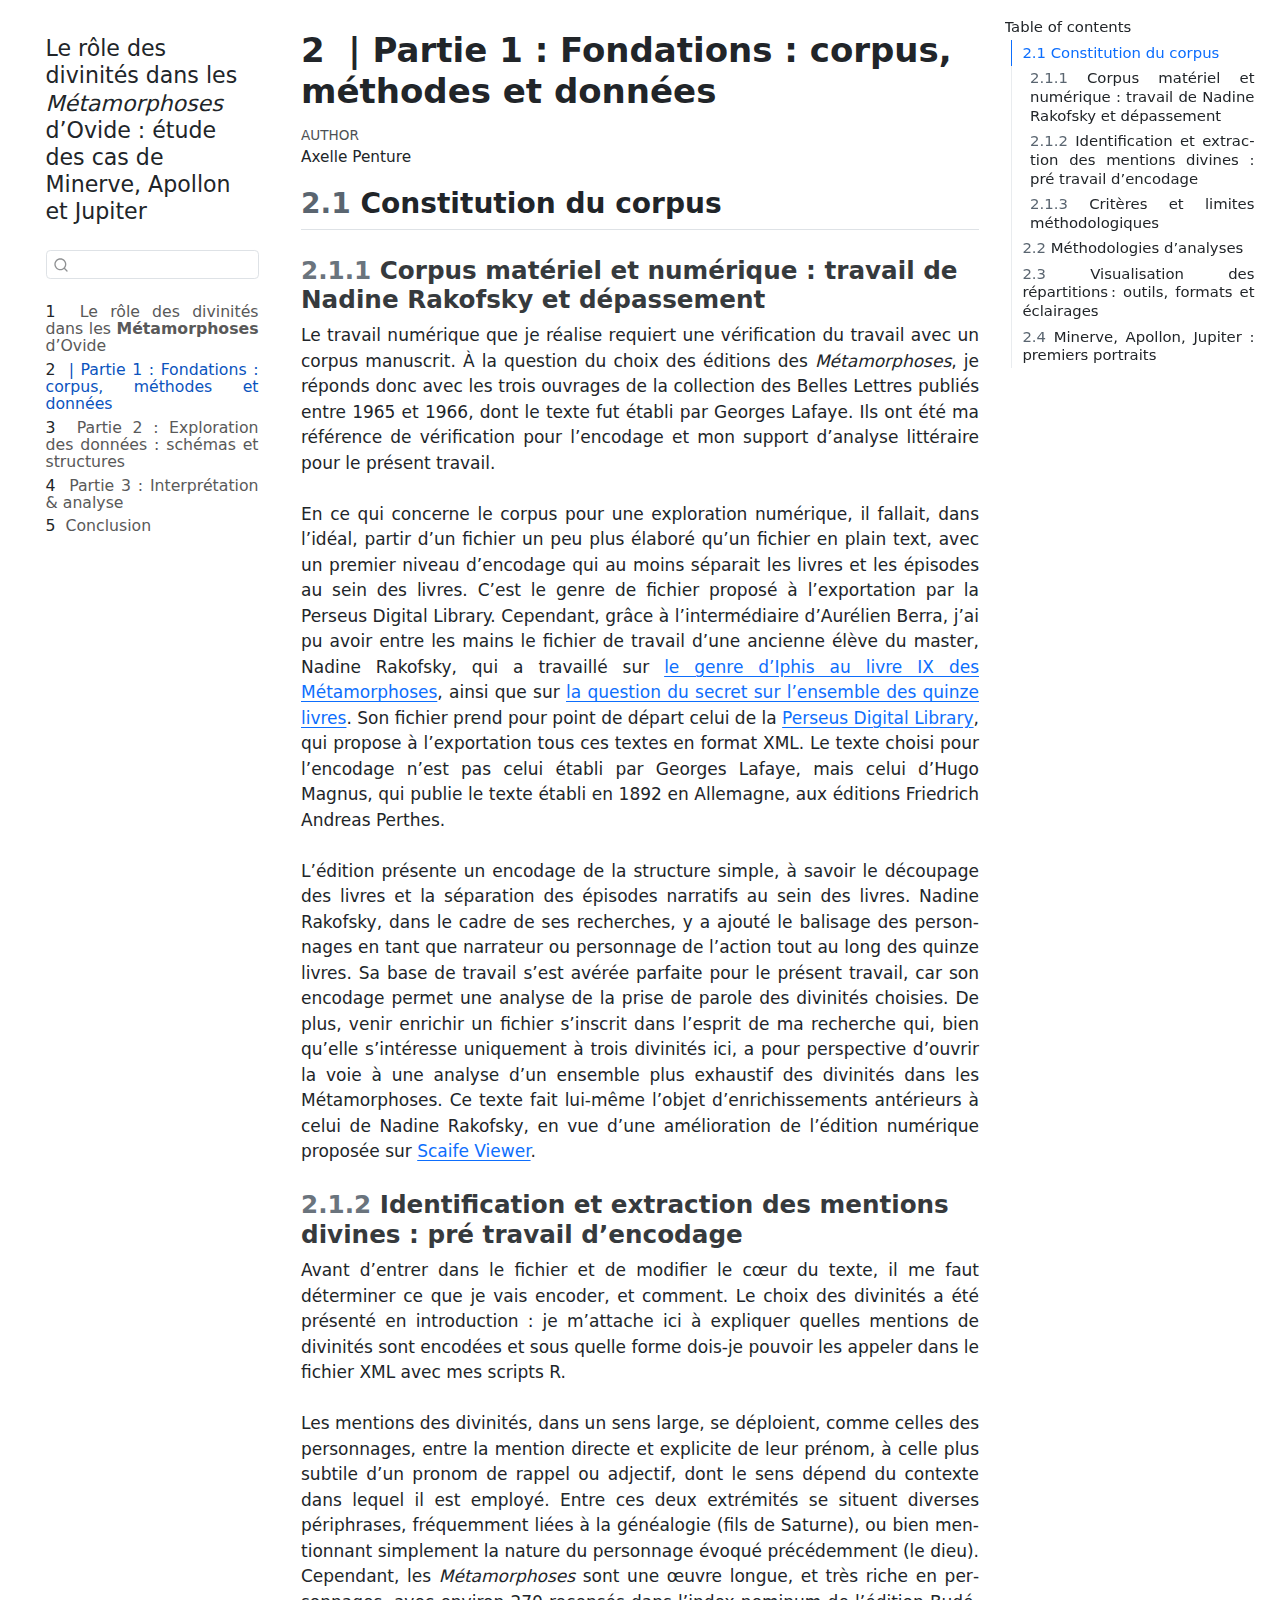
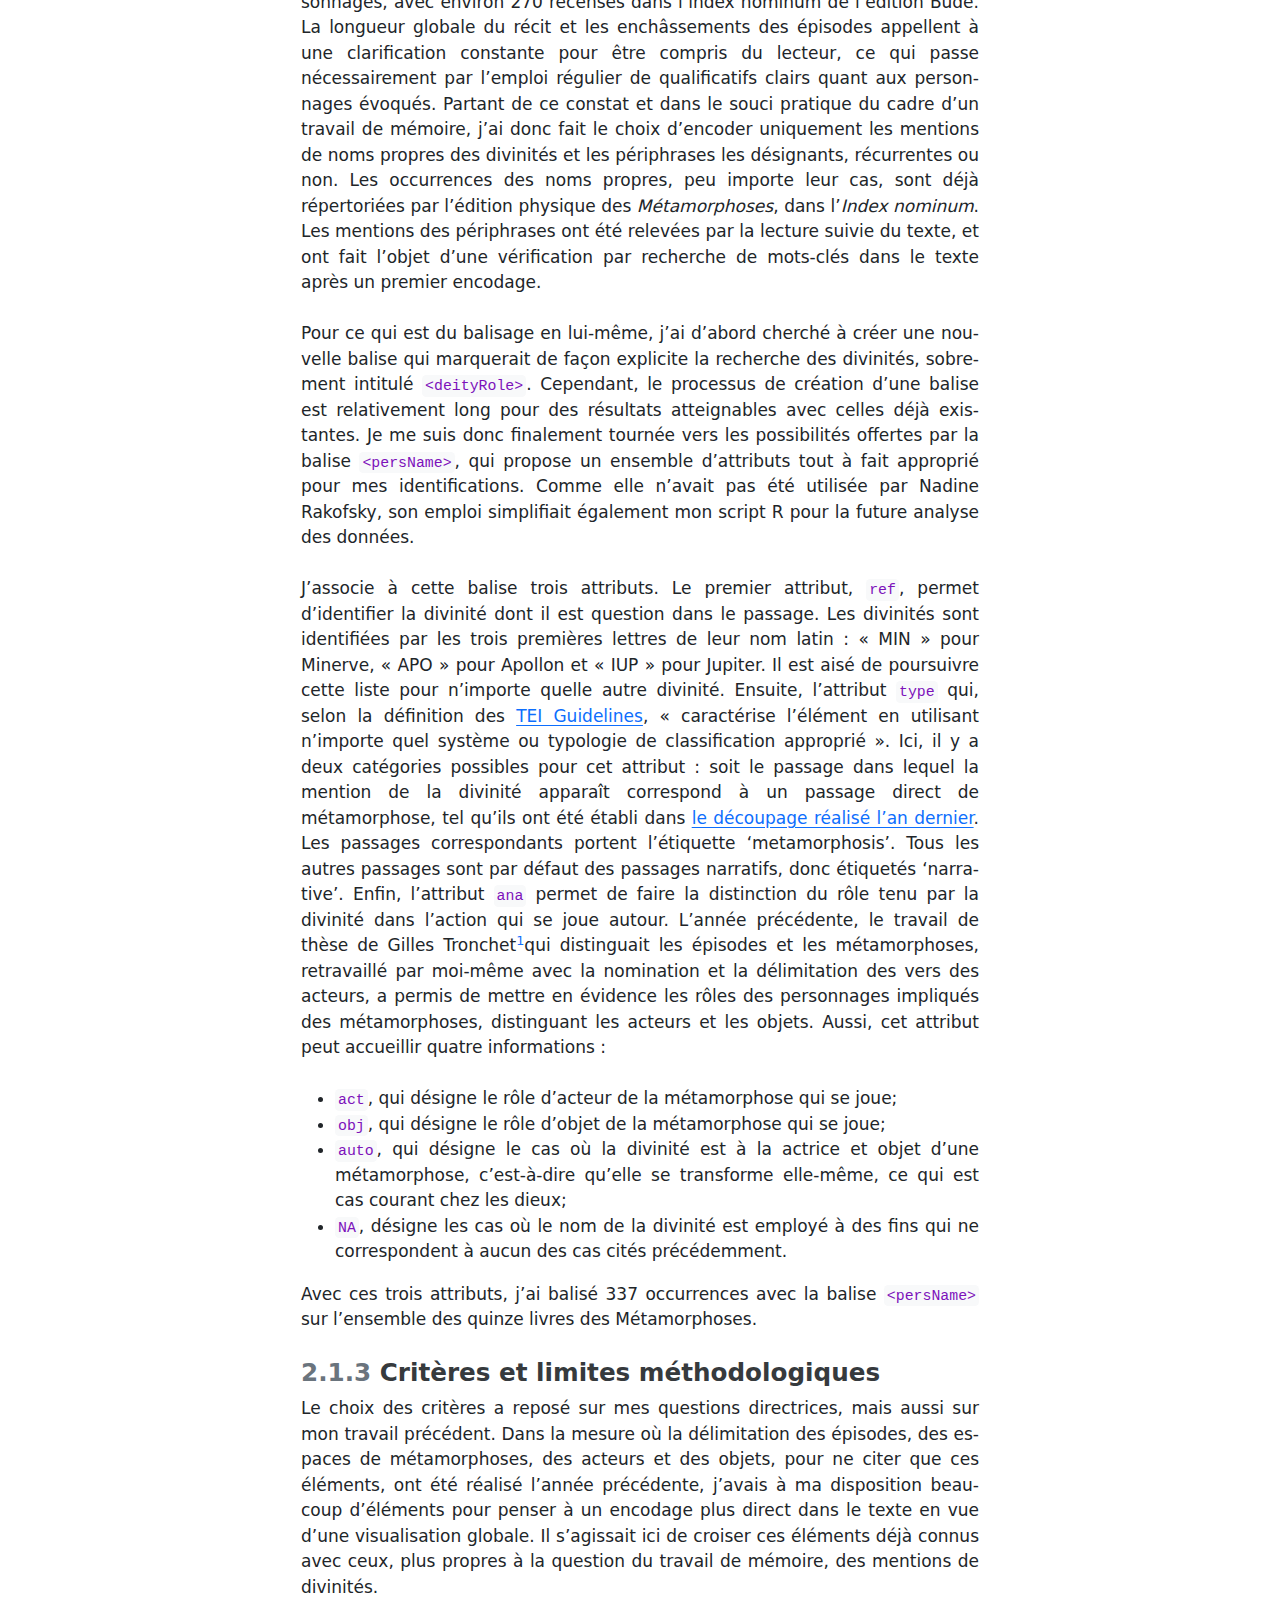
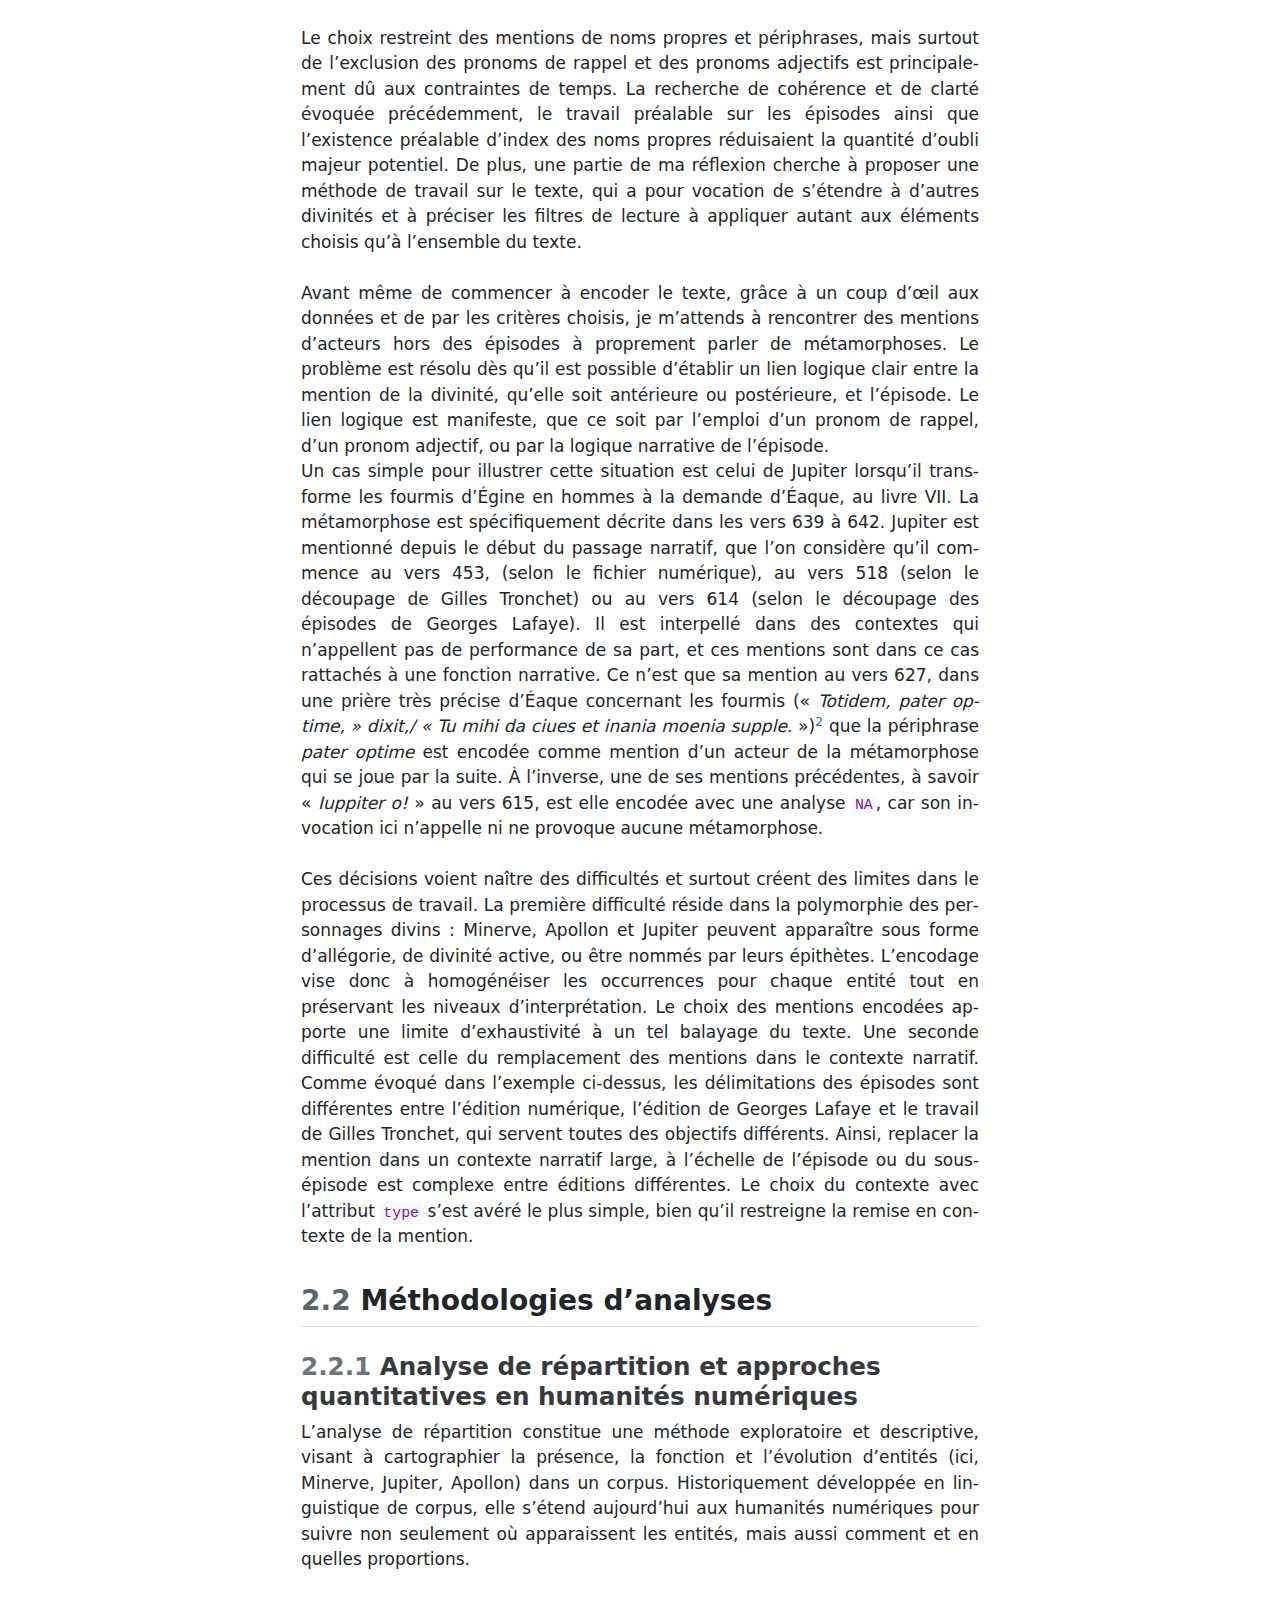
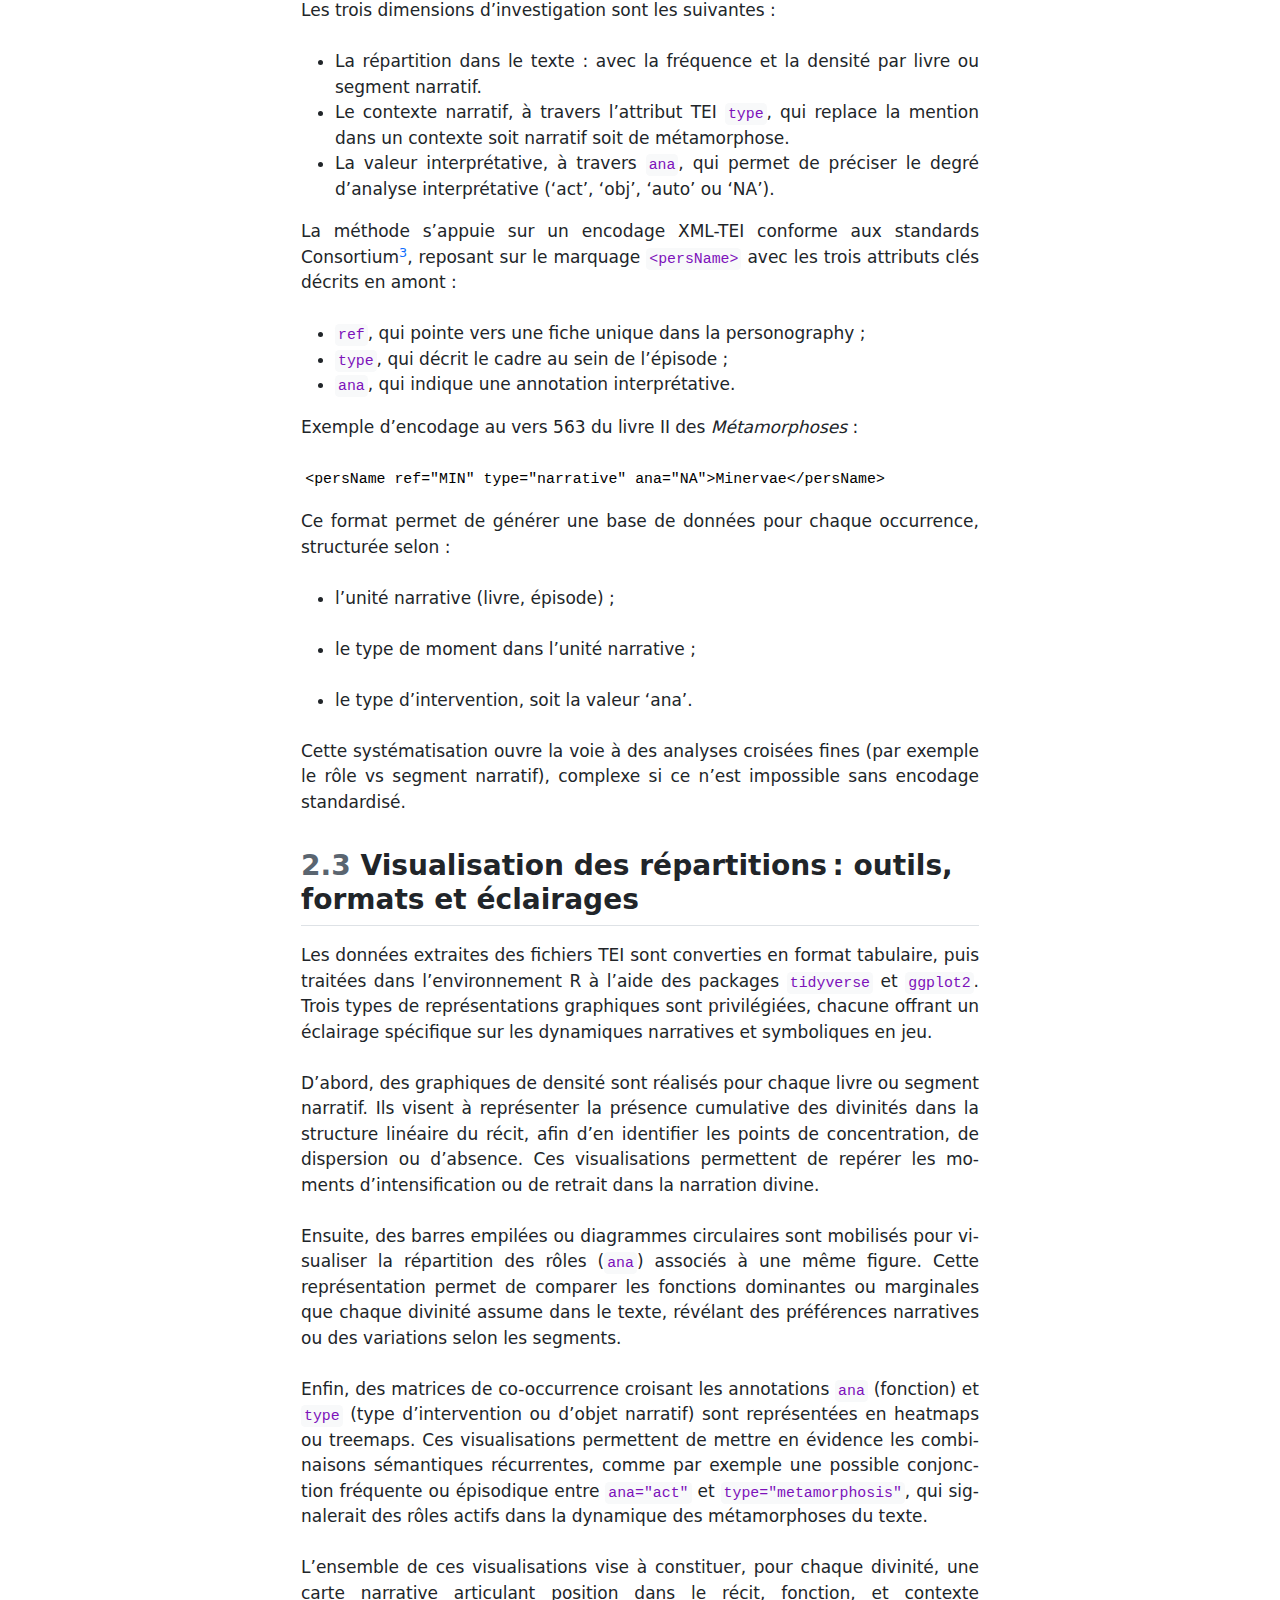
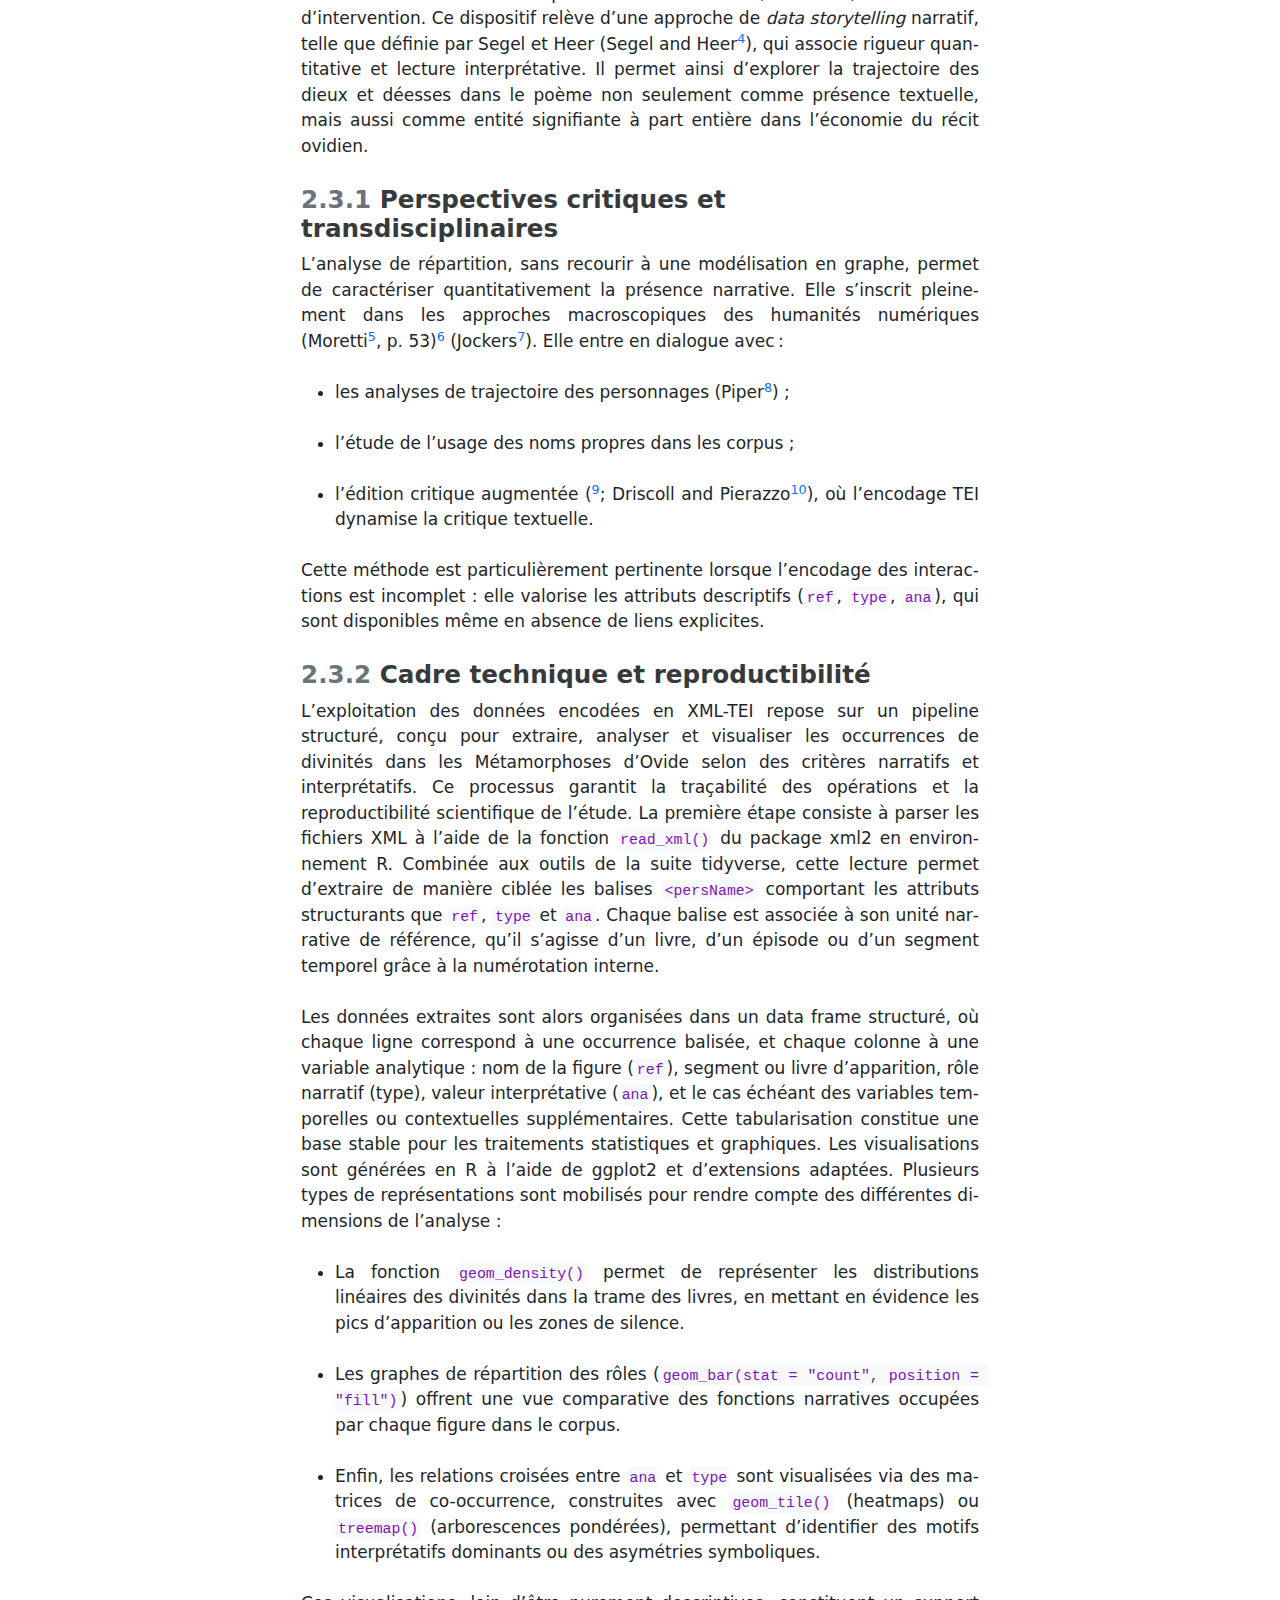
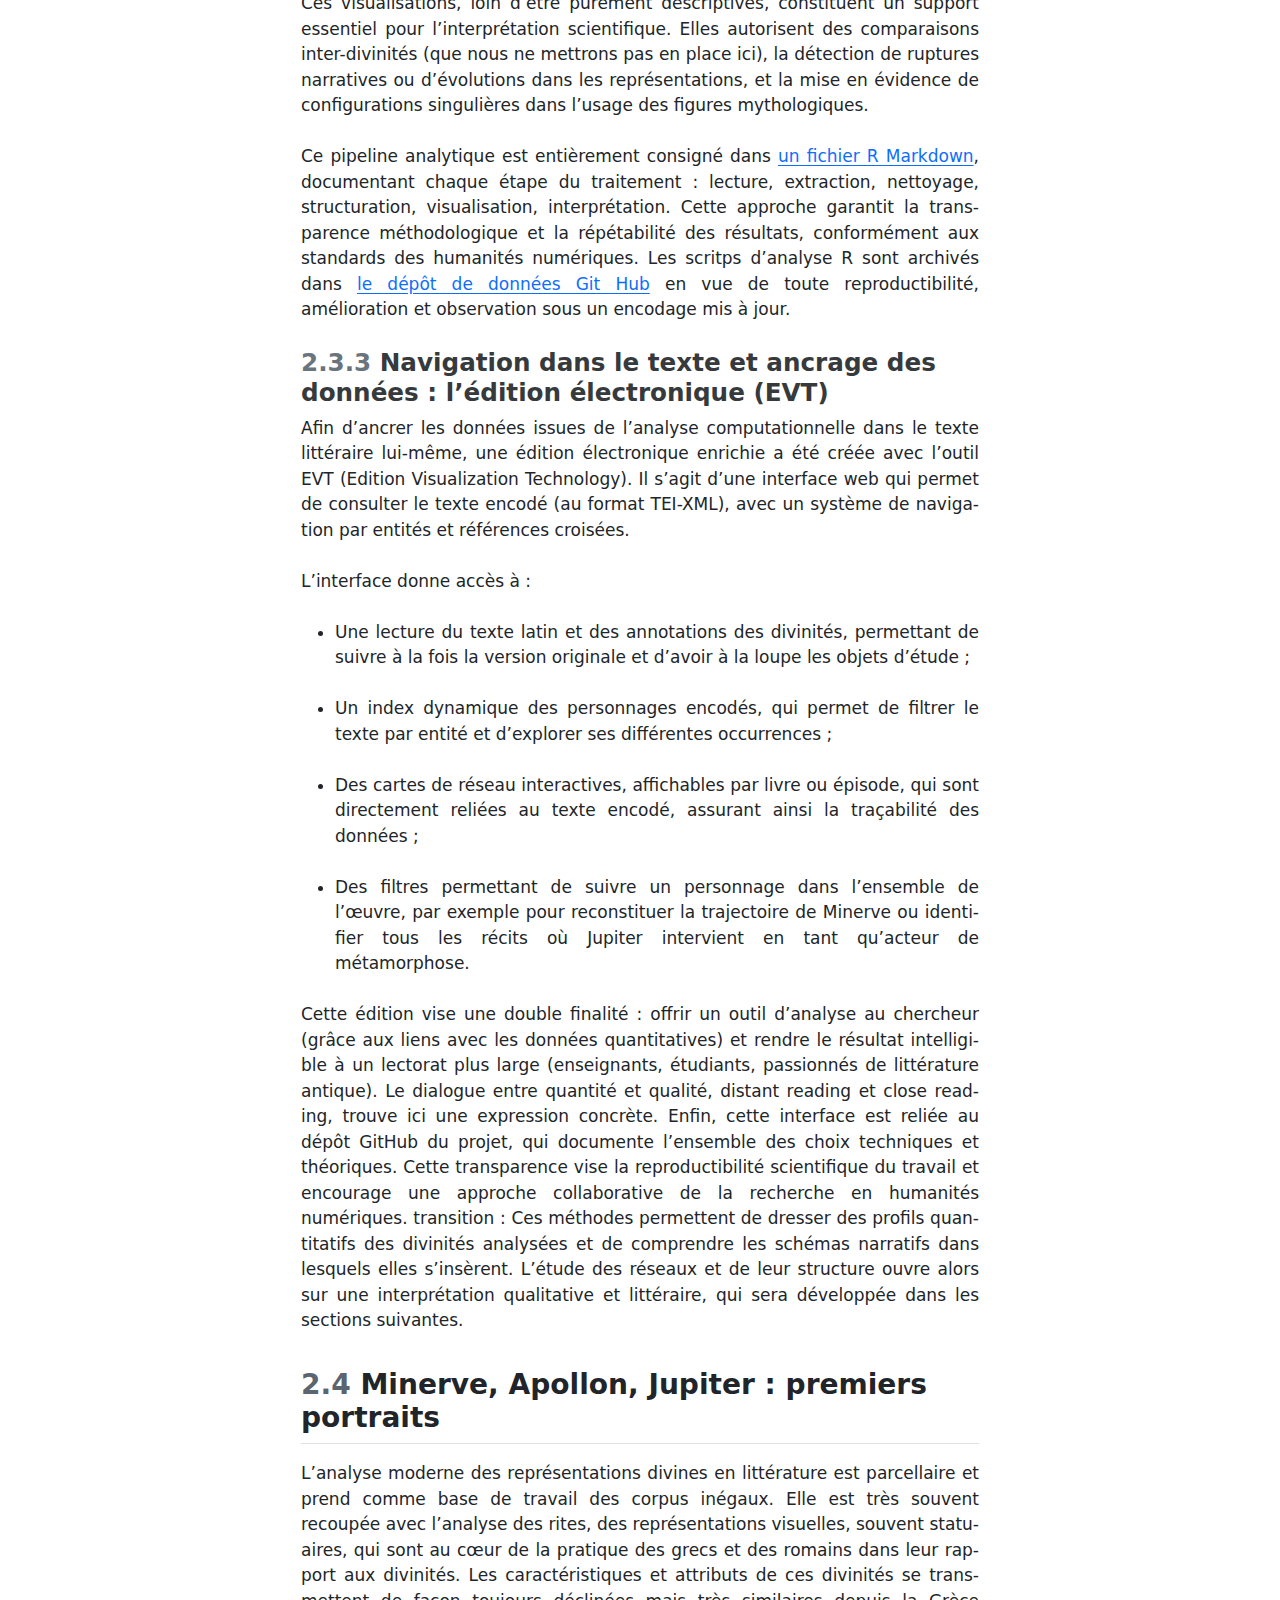
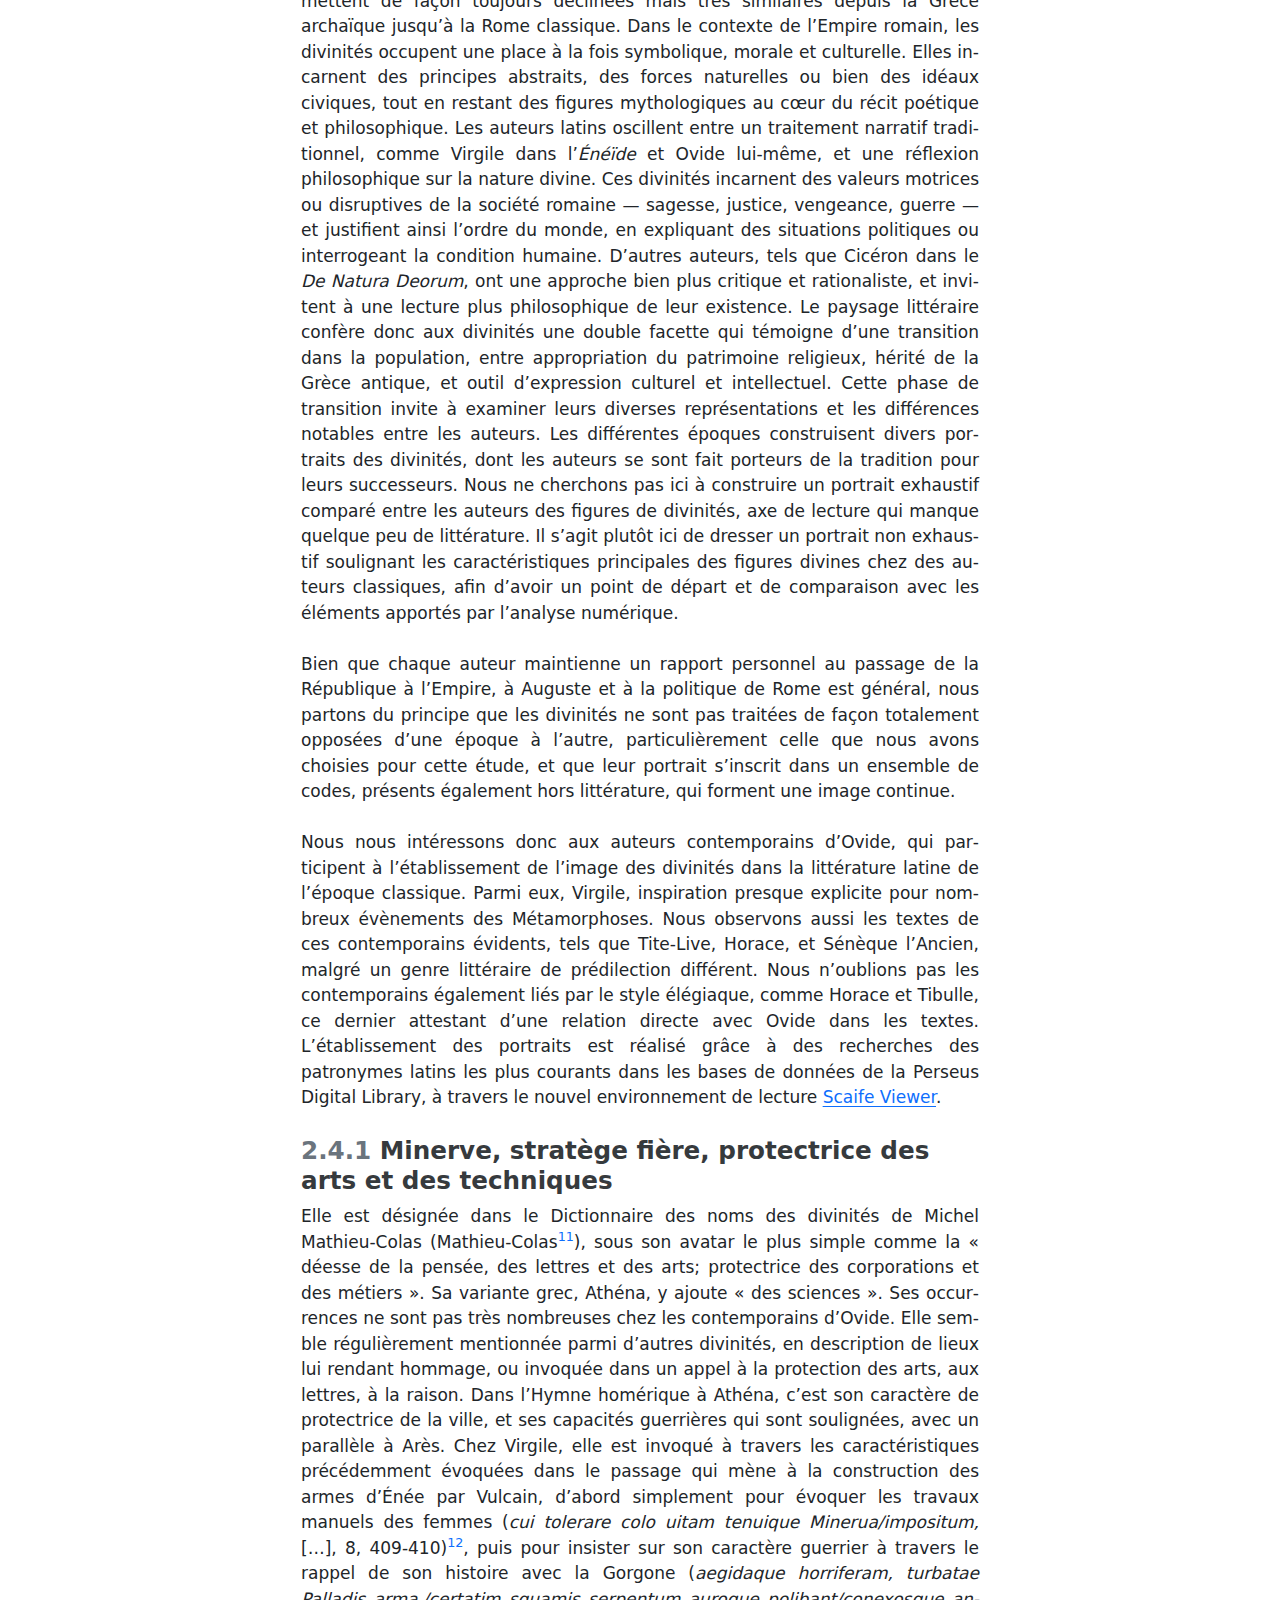
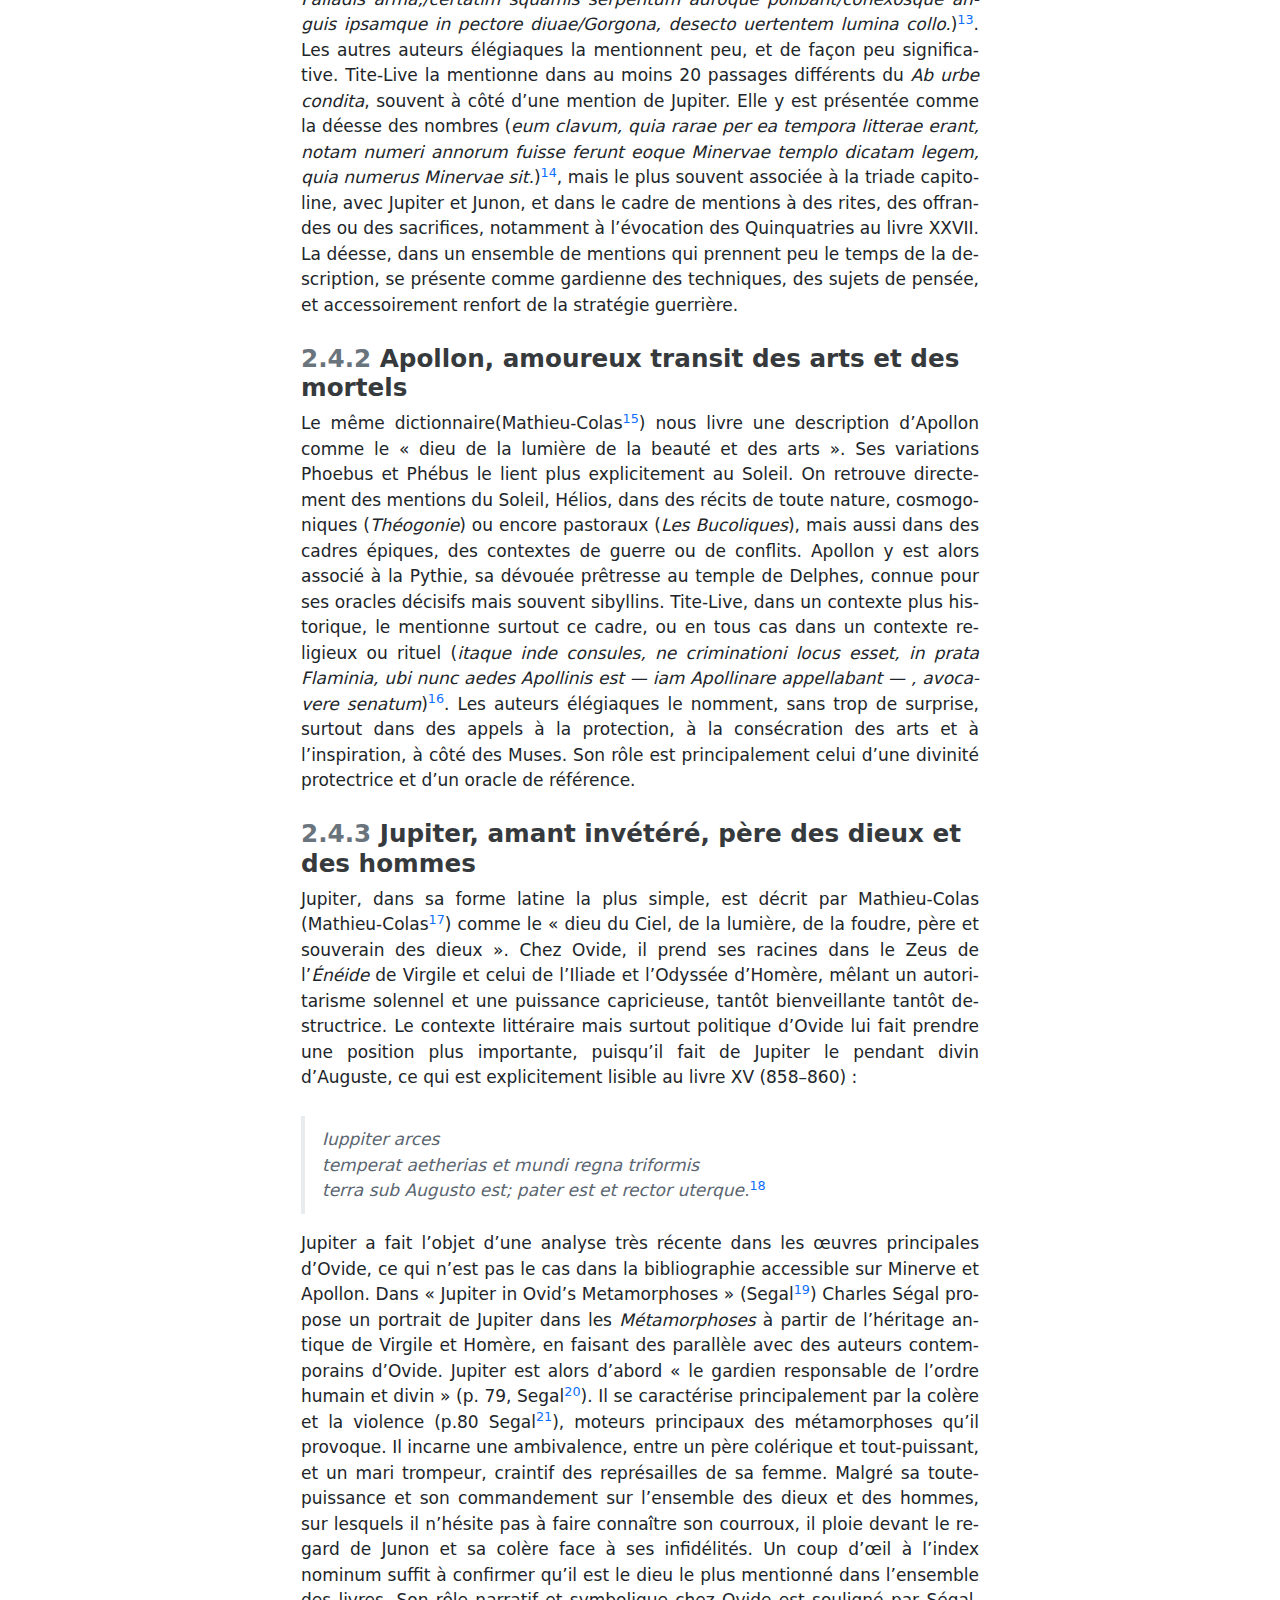
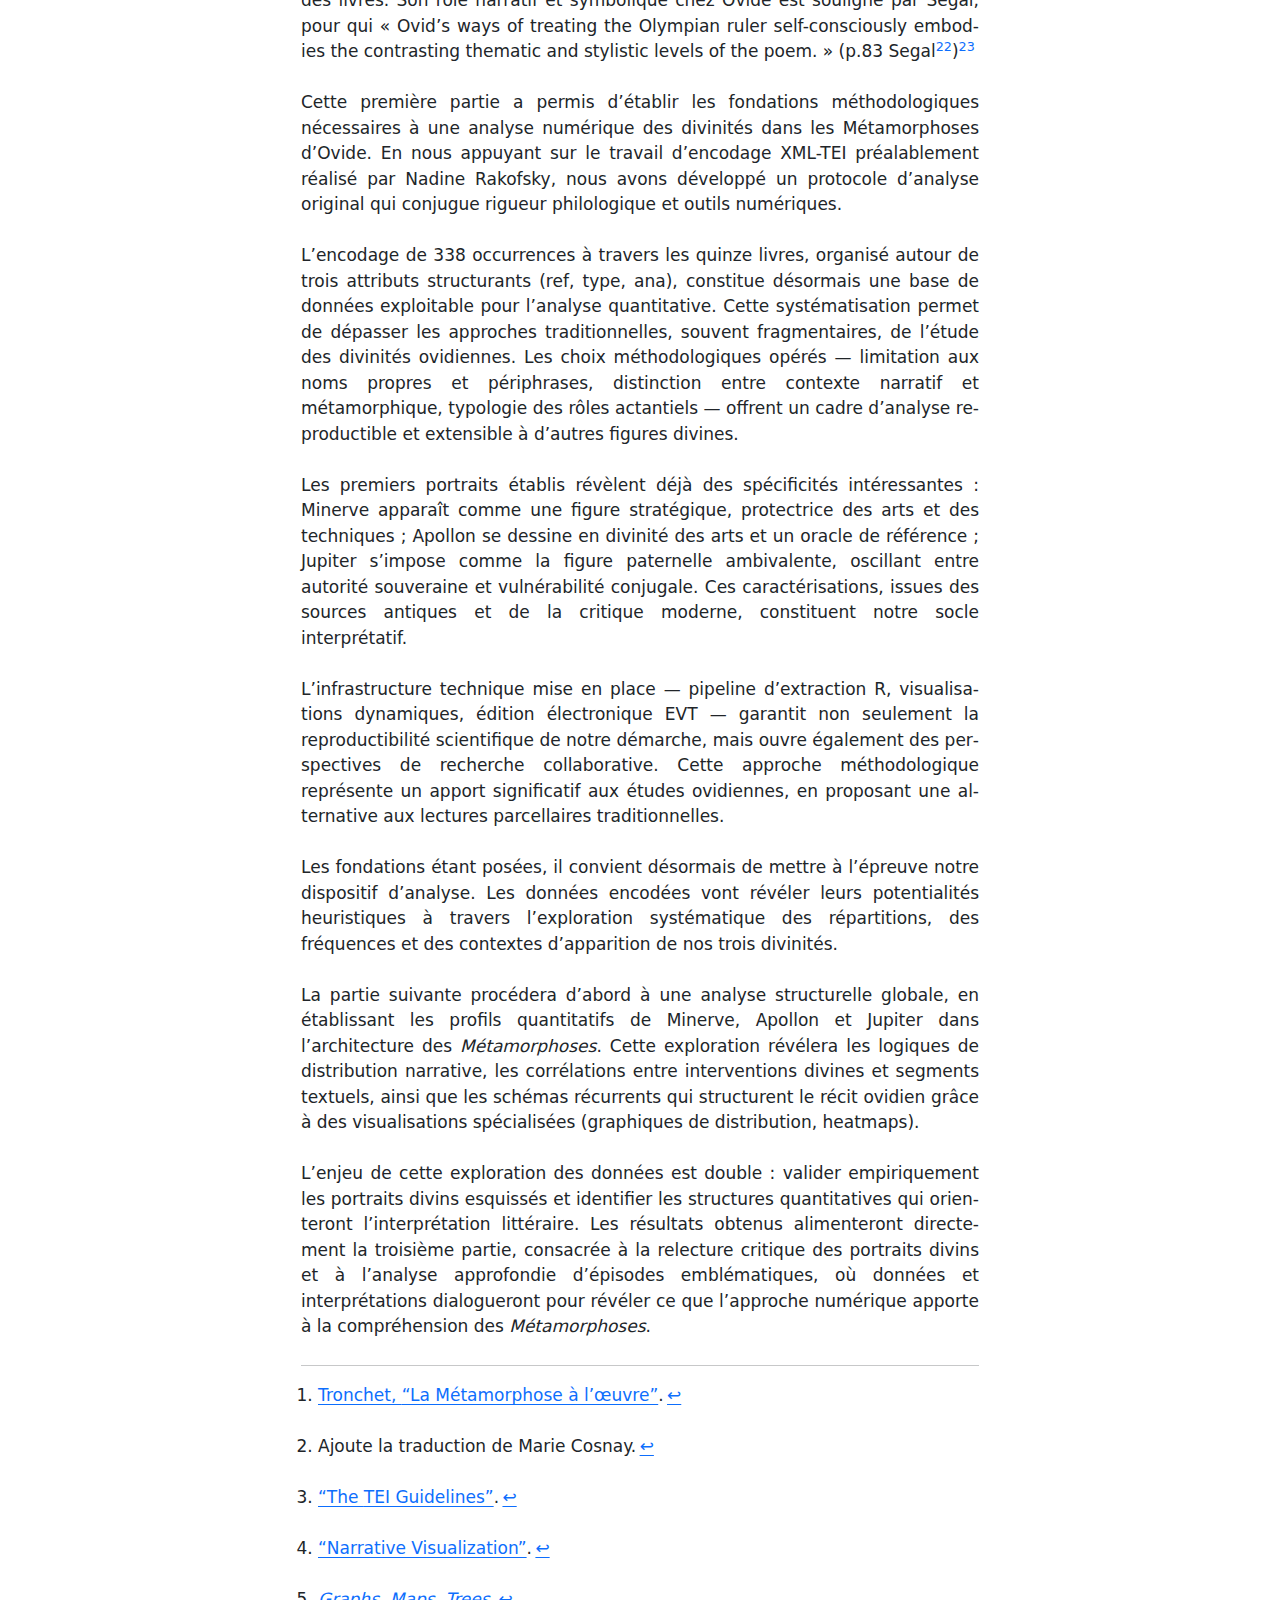
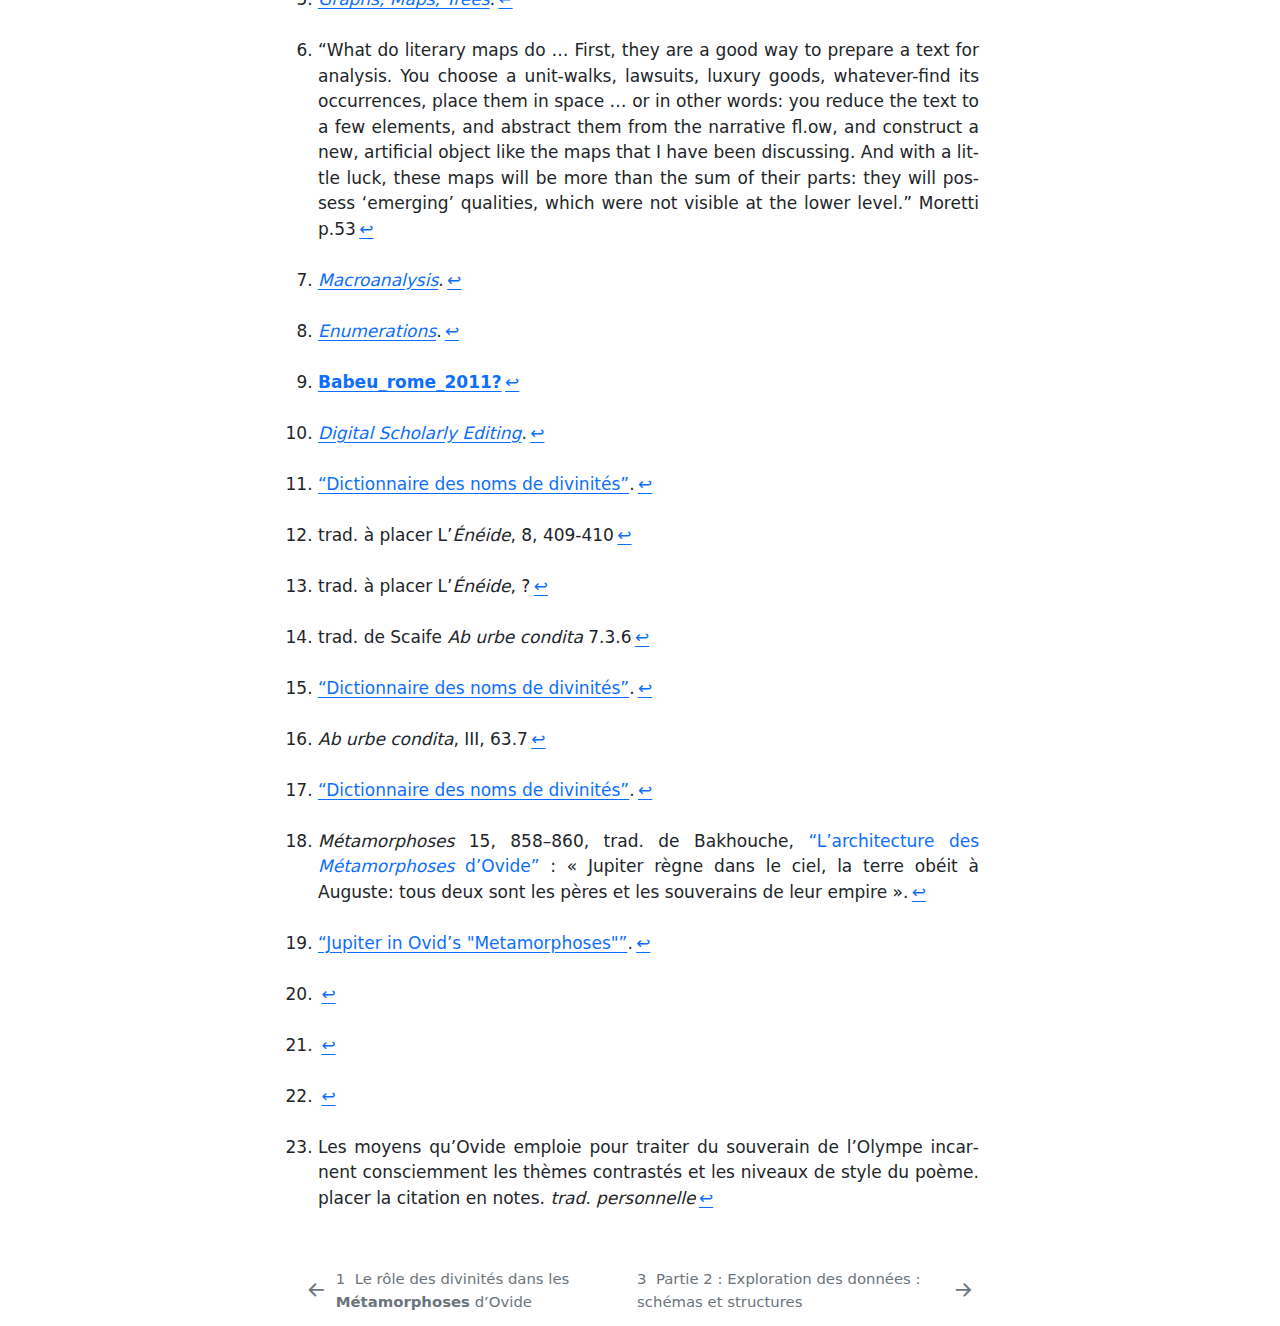
<file: _book/partie1.html>
<!DOCTYPE html>
<html xmlns="http://www.w3.org/1999/xhtml" lang="en" xml:lang="en"><head>

<meta charset="utf-8">
<meta name="generator" content="quarto-1.6.42">

<meta name="viewport" content="width=device-width, initial-scale=1.0, user-scalable=yes">

<meta name="author" content="Axelle Penture">

<title>2&nbsp; | Partie 1 : Fondations : corpus, méthodes et données – Le rôle des divinités dans les *Métamorphoses* d’Ovide : étude des cas de Minerve, Apollon et Jupiter</title>
<style>
code{white-space: pre-wrap;}
span.smallcaps{font-variant: small-caps;}
div.columns{display: flex; gap: min(4vw, 1.5em);}
div.column{flex: auto; overflow-x: auto;}
div.hanging-indent{margin-left: 1.5em; text-indent: -1.5em;}
ul.task-list{list-style: none;}
ul.task-list li input[type="checkbox"] {
  width: 0.8em;
  margin: 0 0.8em 0.2em -1em; /* quarto-specific, see https://github.com/quarto-dev/quarto-cli/issues/4556 */ 
  vertical-align: middle;
}
/* CSS for citations */
div.csl-bib-body { }
div.csl-entry {
  clear: both;
  margin-bottom: 0em;
}
.hanging-indent div.csl-entry {
  margin-left:2em;
  text-indent:-2em;
}
div.csl-left-margin {
  min-width:2em;
  float:left;
}
div.csl-right-inline {
  margin-left:2em;
  padding-left:1em;
}
div.csl-indent {
  margin-left: 2em;
}</style>


<script src="site_libs/quarto-nav/quarto-nav.js"></script>
<script src="site_libs/quarto-nav/headroom.min.js"></script>
<script src="site_libs/clipboard/clipboard.min.js"></script>
<script src="site_libs/quarto-search/autocomplete.umd.js"></script>
<script src="site_libs/quarto-search/fuse.min.js"></script>
<script src="site_libs/quarto-search/quarto-search.js"></script>
<meta name="quarto:offset" content="./">
<link href="./partie2.html" rel="next">
<link href="./index.html" rel="prev">
<script src="site_libs/quarto-html/quarto.js"></script>
<script src="site_libs/quarto-html/popper.min.js"></script>
<script src="site_libs/quarto-html/tippy.umd.min.js"></script>
<script src="site_libs/quarto-html/anchor.min.js"></script>
<link href="site_libs/quarto-html/tippy.css" rel="stylesheet">
<link href="site_libs/quarto-html/quarto-syntax-highlighting-2f5df379a58b258e96c21c0638c20c03.css" rel="stylesheet" id="quarto-text-highlighting-styles">
<script src="site_libs/bootstrap/bootstrap.min.js"></script>
<link href="site_libs/bootstrap/bootstrap-icons.css" rel="stylesheet">
<link href="site_libs/bootstrap/bootstrap-5e2915e4d4df5928b2b0a61215b328b6.min.css" rel="stylesheet" append-hash="true" id="quarto-bootstrap" data-mode="light">
<script id="quarto-search-options" type="application/json">{
  "location": "sidebar",
  "copy-button": false,
  "collapse-after": 3,
  "panel-placement": "start",
  "type": "textbox",
  "limit": 50,
  "keyboard-shortcut": [
    "f",
    "/",
    "s"
  ],
  "show-item-context": false,
  "language": {
    "search-no-results-text": "No results",
    "search-matching-documents-text": "matching documents",
    "search-copy-link-title": "Copy link to search",
    "search-hide-matches-text": "Hide additional matches",
    "search-more-match-text": "more match in this document",
    "search-more-matches-text": "more matches in this document",
    "search-clear-button-title": "Clear",
    "search-text-placeholder": "",
    "search-detached-cancel-button-title": "Cancel",
    "search-submit-button-title": "Submit",
    "search-label": "Search"
  }
}</script>
<script async="" src="https://hypothes.is/embed.js"></script>
<script>
  window.document.addEventListener("DOMContentLoaded", function (_event) {
    document.body.classList.add('hypothesis-enabled');
  });
</script>


<link rel="stylesheet" href="styles.css">
</head>

<body class="nav-sidebar floating">

<div id="quarto-search-results"></div>
  <header id="quarto-header" class="headroom fixed-top">
  <nav class="quarto-secondary-nav">
    <div class="container-fluid d-flex">
      <button type="button" class="quarto-btn-toggle btn" data-bs-toggle="collapse" role="button" data-bs-target=".quarto-sidebar-collapse-item" aria-controls="quarto-sidebar" aria-expanded="false" aria-label="Toggle sidebar navigation" onclick="if (window.quartoToggleHeadroom) { window.quartoToggleHeadroom(); }">
        <i class="bi bi-layout-text-sidebar-reverse"></i>
      </button>
        <nav class="quarto-page-breadcrumbs" aria-label="breadcrumb"><ol class="breadcrumb"><li class="breadcrumb-item"><a href="./partie1.html"><span class="chapter-number">2</span>&nbsp; <span class="chapter-title">| Partie 1 : Fondations : corpus, méthodes et données</span></a></li></ol></nav>
        <a class="flex-grow-1" role="navigation" data-bs-toggle="collapse" data-bs-target=".quarto-sidebar-collapse-item" aria-controls="quarto-sidebar" aria-expanded="false" aria-label="Toggle sidebar navigation" onclick="if (window.quartoToggleHeadroom) { window.quartoToggleHeadroom(); }">      
        </a>
      <button type="button" class="btn quarto-search-button" aria-label="Search" onclick="window.quartoOpenSearch();">
        <i class="bi bi-search"></i>
      </button>
    </div>
  </nav>
</header>
<!-- content -->
<div id="quarto-content" class="quarto-container page-columns page-rows-contents page-layout-article">
<!-- sidebar -->
  <nav id="quarto-sidebar" class="sidebar collapse collapse-horizontal quarto-sidebar-collapse-item sidebar-navigation floating overflow-auto">
    <div class="pt-lg-2 mt-2 text-left sidebar-header">
    <div class="sidebar-title mb-0 py-0">
      <a href="./">Le rôle des divinités dans les <em>Métamorphoses</em> d’Ovide : étude des cas de Minerve, Apollon et Jupiter</a> 
    </div>
      </div>
        <div class="mt-2 flex-shrink-0 align-items-center">
        <div class="sidebar-search">
        <div id="quarto-search" class="" title="Search"></div>
        </div>
        </div>
    <div class="sidebar-menu-container"> 
    <ul class="list-unstyled mt-1">
        <li class="sidebar-item">
  <div class="sidebar-item-container"> 
  <a href="./index.html" class="sidebar-item-text sidebar-link">
 <span class="menu-text"><span class="chapter-number">1</span>&nbsp; <span class="chapter-title">Le rôle des divinités dans les <strong>Métamorphoses</strong> d’Ovide</span></span></a>
  </div>
</li>
        <li class="sidebar-item">
  <div class="sidebar-item-container"> 
  <a href="./partie1.html" class="sidebar-item-text sidebar-link active">
 <span class="menu-text"><span class="chapter-number">2</span>&nbsp; <span class="chapter-title">| Partie 1 : Fondations : corpus, méthodes et données</span></span></a>
  </div>
</li>
        <li class="sidebar-item">
  <div class="sidebar-item-container"> 
  <a href="./partie2.html" class="sidebar-item-text sidebar-link">
 <span class="menu-text"><span class="chapter-number">3</span>&nbsp; <span class="chapter-title">Partie 2 : Exploration des données : schémas et structures</span></span></a>
  </div>
</li>
        <li class="sidebar-item">
  <div class="sidebar-item-container"> 
  <a href="./partie3.html" class="sidebar-item-text sidebar-link">
 <span class="menu-text"><span class="chapter-number">4</span>&nbsp; <span class="chapter-title">Partie 3 : Interprétation &amp; analyse</span></span></a>
  </div>
</li>
        <li class="sidebar-item">
  <div class="sidebar-item-container"> 
  <a href="./conclusion.html" class="sidebar-item-text sidebar-link">
 <span class="menu-text"><span class="chapter-number">5</span>&nbsp; <span class="chapter-title">Conclusion</span></span></a>
  </div>
</li>
    </ul>
    </div>
</nav>
<div id="quarto-sidebar-glass" class="quarto-sidebar-collapse-item" data-bs-toggle="collapse" data-bs-target=".quarto-sidebar-collapse-item"></div>
<!-- margin-sidebar -->
    <div id="quarto-margin-sidebar" class="sidebar margin-sidebar">
        <nav id="TOC" role="doc-toc" class="toc-active">
    <h2 id="toc-title">Table of contents</h2>
   
  <ul>
  <li><a href="#constitution-du-corpus" id="toc-constitution-du-corpus" class="nav-link active" data-scroll-target="#constitution-du-corpus"><span class="header-section-number">2.1</span> Constitution du corpus</a>
  <ul class="collapse">
  <li><a href="#corpus-matériel-et-numérique-travail-de-nadine-rakofsky-et-dépassement" id="toc-corpus-matériel-et-numérique-travail-de-nadine-rakofsky-et-dépassement" class="nav-link" data-scroll-target="#corpus-matériel-et-numérique-travail-de-nadine-rakofsky-et-dépassement"><span class="header-section-number">2.1.1</span> Corpus matériel et numérique : travail de Nadine Rakofsky et dépassement</a></li>
  <li><a href="#identification-et-extraction-des-mentions-divines-pré-travail-dencodage" id="toc-identification-et-extraction-des-mentions-divines-pré-travail-dencodage" class="nav-link" data-scroll-target="#identification-et-extraction-des-mentions-divines-pré-travail-dencodage"><span class="header-section-number">2.1.2</span> Identification et extraction des mentions divines : pré travail d’encodage</a></li>
  <li><a href="#critères-et-limites-méthodologiques" id="toc-critères-et-limites-méthodologiques" class="nav-link" data-scroll-target="#critères-et-limites-méthodologiques"><span class="header-section-number">2.1.3</span> Critères et limites méthodologiques</a></li>
  </ul></li>
  <li><a href="#méthodologies-danalyses" id="toc-méthodologies-danalyses" class="nav-link" data-scroll-target="#méthodologies-danalyses"><span class="header-section-number">2.2</span> Méthodologies d’analyses</a>
  <ul class="collapse">
  <li><a href="#analyse-de-répartition-et-approches-quantitatives-en-humanités-numériques" id="toc-analyse-de-répartition-et-approches-quantitatives-en-humanités-numériques" class="nav-link" data-scroll-target="#analyse-de-répartition-et-approches-quantitatives-en-humanités-numériques"><span class="header-section-number">2.2.1</span> Analyse de répartition et approches quantitatives en humanités numériques</a></li>
  </ul></li>
  <li><a href="#visualisation-des-répartitions-outils-formats-et-éclairages" id="toc-visualisation-des-répartitions-outils-formats-et-éclairages" class="nav-link" data-scroll-target="#visualisation-des-répartitions-outils-formats-et-éclairages"><span class="header-section-number">2.3</span> Visualisation des répartitions : outils, formats et éclairages</a>
  <ul class="collapse">
  <li><a href="#perspectives-critiques-et-transdisciplinaires" id="toc-perspectives-critiques-et-transdisciplinaires" class="nav-link" data-scroll-target="#perspectives-critiques-et-transdisciplinaires"><span class="header-section-number">2.3.1</span> Perspectives critiques et transdisciplinaires</a></li>
  <li><a href="#cadre-technique-et-reproductibilité" id="toc-cadre-technique-et-reproductibilité" class="nav-link" data-scroll-target="#cadre-technique-et-reproductibilité"><span class="header-section-number">2.3.2</span> Cadre technique et reproductibilité</a></li>
  <li><a href="#navigation-dans-le-texte-et-ancrage-des-données-lédition-électronique-evt" id="toc-navigation-dans-le-texte-et-ancrage-des-données-lédition-électronique-evt" class="nav-link" data-scroll-target="#navigation-dans-le-texte-et-ancrage-des-données-lédition-électronique-evt"><span class="header-section-number">2.3.3</span> Navigation dans le texte et ancrage des données : l’édition électronique (EVT)</a></li>
  </ul></li>
  <li><a href="#minerve-apollon-jupiter-premiers-portraits" id="toc-minerve-apollon-jupiter-premiers-portraits" class="nav-link" data-scroll-target="#minerve-apollon-jupiter-premiers-portraits"><span class="header-section-number">2.4</span> Minerve, Apollon, Jupiter : premiers portraits</a>
  <ul class="collapse">
  <li><a href="#minerve-stratège-fière-protectrice-des-arts-et-des-techniques" id="toc-minerve-stratège-fière-protectrice-des-arts-et-des-techniques" class="nav-link" data-scroll-target="#minerve-stratège-fière-protectrice-des-arts-et-des-techniques"><span class="header-section-number">2.4.1</span> Minerve, stratège fière, protectrice des arts et des techniques</a></li>
  <li><a href="#apollon-amoureux-transit-des-arts-et-des-mortels" id="toc-apollon-amoureux-transit-des-arts-et-des-mortels" class="nav-link" data-scroll-target="#apollon-amoureux-transit-des-arts-et-des-mortels"><span class="header-section-number">2.4.2</span> Apollon, amoureux transit des arts et des mortels</a></li>
  <li><a href="#jupiter-amant-invétéré-père-des-dieux-et-des-hommes" id="toc-jupiter-amant-invétéré-père-des-dieux-et-des-hommes" class="nav-link" data-scroll-target="#jupiter-amant-invétéré-père-des-dieux-et-des-hommes"><span class="header-section-number">2.4.3</span> Jupiter, amant invétéré, père des dieux et des hommes</a></li>
  </ul></li>
  </ul>
</nav>
    </div>
<!-- main -->
<main class="content" id="quarto-document-content">

<header id="title-block-header" class="quarto-title-block default">
<div class="quarto-title">
<h1 class="title"><span class="chapter-number">2</span>&nbsp; <span class="chapter-title">| Partie 1 : Fondations : corpus, méthodes et données</span></h1>
</div>



<div class="quarto-title-meta">

    <div>
    <div class="quarto-title-meta-heading">Author</div>
    <div class="quarto-title-meta-contents">
             <p>Axelle Penture </p>
          </div>
  </div>
    
  
    
  </div>
  


</header>


<!-- ## **(I.) Fondations : corpus, méthodes et données**

-   **1. Constitution du corpus numérique**
    -   Numérisation et encodage des *Métamorphoses* : travail de Nadine Rakofsky et dépassement
    -   Identification et extraction des mentions divines : pré travail d'encodage
    -   Critères et limites méthodologiques
-   **2. Méthodologie d'analyse **
    -   Théorie des graphes appliquée aux textes & construction des réseaux de personnages
    -   Mesures de centralité et d'influence
    -   Présentation des résultats avec un outil de navigation dans le texte : édition EVT 
-   **3. Minerve, Apollon, Jupiter : portraits établis**
    -   Origine et figure de Minerve chez Ovide 
    -   Origine et figure d’Apollon chez Ovide
    -   Origine et figure de Jupiter chez Ovide
-->
<section id="constitution-du-corpus" class="level2" data-number="2.1">
<h2 data-number="2.1" class="anchored" data-anchor-id="constitution-du-corpus"><span class="header-section-number">2.1</span> Constitution du corpus</h2>
<section id="corpus-matériel-et-numérique-travail-de-nadine-rakofsky-et-dépassement" class="level3" data-number="2.1.1">
<h3 data-number="2.1.1" class="anchored" data-anchor-id="corpus-matériel-et-numérique-travail-de-nadine-rakofsky-et-dépassement"><span class="header-section-number">2.1.1</span> Corpus matériel et numérique : travail de Nadine Rakofsky et dépassement</h3>
<p>Le travail numérique que je réalise requiert une vérification du travail avec un corpus manuscrit. À la question du choix des éditions des <em>Métamorphoses</em>, je réponds donc avec les trois ouvrages de la collection des Belles Lettres publiés entre 1965 et 1966, dont le texte fut établi par Georges Lafaye. Ils ont été ma référence de vérification pour l’encodage et mon support d’analyse littéraire pour le présent travail.</p>
<p>En ce qui concerne le corpus pour une exploration numérique, il fallait, dans l’idéal, partir d’un fichier un peu plus élaboré qu’un fichier en plain text, avec un premier niveau d’encodage qui au moins séparait les livres et les épisodes au sein des livres. C’est le genre de fichier proposé à l’exportation par la Perseus Digital Library. Cependant, grâce à l’intermédiaire d’Aurélien Berra, j’ai pu avoir entre les mains le fichier de travail d’une ancienne élève du master, Nadine Rakofsky, qui a travaillé sur <a href="https://classnum.hypotheses.org/6414">le genre d’Iphis au livre IX des Métamorphoses</a>, ainsi que sur <a href="https://classnum.hypotheses.org/6455">la question du secret sur l’ensemble des quinze livres</a>. Son fichier prend pour point de départ celui de la <a href="https://www.perseus.tufts.edu/hopper/">Perseus Digital Library</a>, qui propose à l’exportation tous ces textes en format XML. Le texte choisi pour l’encodage n’est pas celui établi par Georges Lafaye, mais celui d’Hugo Magnus, qui publie le texte établi en 1892 en Allemagne, aux éditions Friedrich Andreas Perthes.</p>
<p>L’édition présente un encodage de la structure simple, à savoir le découpage des livres et la séparation des épisodes narratifs au sein des livres. Nadine Rakofsky, dans le cadre de ses recherches, y a ajouté le balisage des personnages en tant que narrateur ou personnage de l’action tout au long des quinze livres. Sa base de travail s’est avérée parfaite pour le présent travail, car son encodage permet une analyse de la prise de parole des divinités choisies. De plus, venir enrichir un fichier s’inscrit dans l’esprit de ma recherche qui, bien qu’elle s’intéresse uniquement à trois divinités ici, a pour perspective d’ouvrir la voie à une analyse d’un ensemble plus exhaustif des divinités dans les Métamorphoses. Ce texte fait lui-même l’objet d’enrichissements antérieurs à celui de Nadine Rakofsky, en vue d’une amélioration de l’édition numérique proposée sur <a href="https://scaife.perseus.org/">Scaife Viewer</a>.</p>
</section>
<section id="identification-et-extraction-des-mentions-divines-pré-travail-dencodage" class="level3" data-number="2.1.2">
<h3 data-number="2.1.2" class="anchored" data-anchor-id="identification-et-extraction-des-mentions-divines-pré-travail-dencodage"><span class="header-section-number">2.1.2</span> Identification et extraction des mentions divines : pré travail d’encodage</h3>
<p>Avant d’entrer dans le fichier et de modifier le cœur du texte, il me faut déterminer ce que je vais encoder, et comment. Le choix des divinités a été présenté en introduction : je m’attache ici à expliquer quelles mentions de divinités sont encodées et sous quelle forme dois-je pouvoir les appeler dans le fichier XML avec mes scripts R.</p>
<p>Les mentions des divinités, dans un sens large, se déploient, comme celles des personnages, entre la mention directe et explicite de leur prénom, à celle plus subtile d’un pronom de rappel ou adjectif, dont le sens dépend du contexte dans lequel il est employé. Entre ces deux extrémités se situent diverses périphrases, fréquemment liées à la généalogie (fils de Saturne), ou bien mentionnant simplement la nature du personnage évoqué précédemment (le dieu). Cependant, les <em>Métamorphoses</em> sont une œuvre longue, et très riche en personnages, avec environ 270 recensés dans l’index nominum de l’édition Budé. La longueur globale du récit et les enchâssements des épisodes appellent à une clarification constante pour être compris du lecteur, ce qui passe nécessairement par l’emploi régulier de qualificatifs clairs quant aux personnages évoqués. Partant de ce constat et dans le souci pratique du cadre d’un travail de mémoire, j’ai donc fait le choix d’encoder uniquement les mentions de noms propres des divinités et les périphrases les désignants, récurrentes ou non. Les occurrences des noms propres, peu importe leur cas, sont déjà répertoriées par l’édition physique des <em>Métamorphoses</em>, dans l’<em>Index nominum</em>. Les mentions des périphrases ont été relevées par la lecture suivie du texte, et ont fait l’objet d’une vérification par recherche de mots-clés dans le texte après un premier encodage.</p>
<p>Pour ce qui est du balisage en lui-même, j’ai d’abord cherché à créer une nouvelle balise qui marquerait de façon explicite la recherche des divinités, sobrement intitulé <code>&lt;deityRole&gt;</code>. Cependant, le processus de création d’une balise est relativement long pour des résultats atteignables avec celles déjà existantes. Je me suis donc finalement tournée vers les possibilités offertes par la balise <code>&lt;persName&gt;</code>, qui propose un ensemble d’attributs tout à fait approprié pour mes identifications. Comme elle n’avait pas été utilisée par Nadine Rakofsky, son emploi simplifiait également mon script R pour la future analyse des données.</p>
<p>J’associe à cette balise trois attributs. Le premier attribut, <code>ref</code>, permet d’identifier la divinité dont il est question dans le passage. Les divinités sont identifiées par les trois premières lettres de leur nom latin : « MIN » pour Minerve, « APO » pour Apollon et « IUP » pour Jupiter. Il est aisé de poursuivre cette liste pour n’importe quelle autre divinité. Ensuite, l’attribut <code>type</code> qui, selon la définition des <a href="https://www.tei-c.org/release/doc/tei-p5-doc/fr/html/ref-persName.html">TEI Guidelines</a>, « caractérise l’élément en utilisant n’importe quel système ou typologie de classification approprié ». Ici, il y a deux catégories possibles pour cet attribut : soit le passage dans lequel la mention de la divinité apparaît correspond à un passage direct de métamorphose, tel qu’ils ont été établi dans <a href="https://docs.google.com/spreadsheets/d/1n_TWKsEPywmv3aVzptd-_cRNn-tIxXZQ3tHtt0w_TJE/edit?gid=2010180086#gid=2010180086">le découpage réalisé l’an dernier</a>. Les passages correspondants portent l’étiquette ‘metamorphosis’. Tous les autres passages sont par défaut des passages narratifs, donc étiquetés ‘narrative’. Enfin, l’attribut <code>ana</code> permet de faire la distinction du rôle tenu par la divinité dans l’action qui se joue autour. L’année précédente, le travail de thèse de Gilles Tronchet<span class="citation" data-cites="tronchet_metamorphose_1997"><a href="#fn1" class="footnote-ref" id="fnref1" role="doc-noteref"><sup>1</sup></a></span>qui distinguait les épisodes et les métamorphoses, retravaillé par moi-même avec la nomination et la délimitation des vers des acteurs, a permis de mettre en évidence les rôles des personnages impliqués des métamorphoses, distinguant les acteurs et les objets. Aussi, cet attribut peut accueillir quatre informations :</p>
<ul>
<li><code>act</code>, qui désigne le rôle d’acteur de la métamorphose qui se joue;</li>
<li><code>obj</code>, qui désigne le rôle d’objet de la métamorphose qui se joue;</li>
<li><code>auto</code>, qui désigne le cas où la divinité est à la actrice et objet d’une métamorphose, c’est-à-dire qu’elle se transforme elle-même, ce qui est cas courant chez les dieux;</li>
<li><code>NA</code>, désigne les cas où le nom de la divinité est employé à des fins qui ne correspondent à aucun des cas cités précédemment.</li>
</ul>
<p>Avec ces trois attributs, j’ai balisé 337 occurrences avec la balise <code>&lt;persName&gt;</code> sur l’ensemble des quinze livres des Métamorphoses.</p>
</section>
<section id="critères-et-limites-méthodologiques" class="level3" data-number="2.1.3">
<h3 data-number="2.1.3" class="anchored" data-anchor-id="critères-et-limites-méthodologiques"><span class="header-section-number">2.1.3</span> Critères et limites méthodologiques</h3>
<p>Le choix des critères a reposé sur mes questions directrices, mais aussi sur mon travail précédent. Dans la mesure où la délimitation des épisodes, des espaces de métamorphoses, des acteurs et des objets, pour ne citer que ces éléments, ont été réalisé l’année précédente, j’avais à ma disposition beaucoup d’éléments pour penser à un encodage plus direct dans le texte en vue d’une visualisation globale. Il s’agissait ici de croiser ces éléments déjà connus avec ceux, plus propres à la question du travail de mémoire, des mentions de divinités.</p>
<p>Le choix restreint des mentions de noms propres et périphrases, mais surtout de l’exclusion des pronoms de rappel et des pronoms adjectifs est principalement dû aux contraintes de temps. La recherche de cohérence et de clarté évoquée précédemment, le travail préalable sur les épisodes ainsi que l’existence préalable d’index des noms propres réduisaient la quantité d’oubli majeur potentiel. De plus, une partie de ma réflexion cherche à proposer une méthode de travail sur le texte, qui a pour vocation de s’étendre à d’autres divinités et à préciser les filtres de lecture à appliquer autant aux éléments choisis qu’à l’ensemble du texte.</p>
<p>Avant même de commencer à encoder le texte, grâce à un coup d’œil aux données et de par les critères choisis, je m’attends à rencontrer des mentions d’acteurs hors des épisodes à proprement parler de métamorphoses. Le problème est résolu dès qu’il est possible d’établir un lien logique clair entre la mention de la divinité, qu’elle soit antérieure ou postérieure, et l’épisode. Le lien logique est manifeste, que ce soit par l’emploi d’un pronom de rappel, d’un pronom adjectif, ou par la logique narrative de l’épisode.<br>
Un cas simple pour illustrer cette situation est celui de Jupiter lorsqu’il transforme les fourmis d’Égine en hommes à la demande d’Éaque, au livre VII. La métamorphose est spécifiquement décrite dans les vers 639 à 642. Jupiter est mentionné depuis le début du passage narratif, que l’on considère qu’il commence au vers 453, (selon le fichier numérique), au vers 518 (selon le découpage de Gilles Tronchet) ou au vers 614 (selon le découpage des épisodes de Georges Lafaye). Il est interpellé dans des contextes qui n’appellent pas de performance de sa part, et ces mentions sont dans ce cas rattachés à une fonction narrative. Ce n’est que sa mention au vers 627, dans une prière très précise d’Éaque concernant les fourmis (« <em>Totidem, pater optime, » dixit,/ « Tu mihi da ciues et inania moenia supple.</em> »)<a href="#fn2" class="footnote-ref" id="fnref2" role="doc-noteref"><sup>2</sup></a> que la périphrase <em>pater optime</em> est encodée comme mention d’un acteur de la métamorphose qui se joue par la suite. À l’inverse, une de ses mentions précédentes, à savoir « <em>Iuppiter o!</em> » au vers 615, est elle encodée avec une analyse <code>NA</code>, car son invocation ici n’appelle ni ne provoque aucune métamorphose.</p>
<p>Ces décisions voient naître des difficultés et surtout créent des limites dans le processus de travail. La première difficulté réside dans la polymorphie des personnages divins : Minerve, Apollon et Jupiter peuvent apparaître sous forme d’allégorie, de divinité active, ou être nommés par leurs épithètes. L’encodage vise donc à homogénéiser les occurrences pour chaque entité tout en préservant les niveaux d’interprétation. Le choix des mentions encodées apporte une limite d’exhaustivité à un tel balayage du texte. Une seconde difficulté est celle du remplacement des mentions dans le contexte narratif. Comme évoqué dans l’exemple ci-dessus, les délimitations des épisodes sont différentes entre l’édition numérique, l’édition de Georges Lafaye et le travail de Gilles Tronchet, qui servent toutes des objectifs différents. Ainsi, replacer la mention dans un contexte narratif large, à l’échelle de l’épisode ou du sous-épisode est complexe entre éditions différentes. Le choix du contexte avec l’attribut <code>type</code> s’est avéré le plus simple, bien qu’il restreigne la remise en contexte de la mention.</p>
</section>
</section>
<section id="méthodologies-danalyses" class="level2" data-number="2.2">
<h2 data-number="2.2" class="anchored" data-anchor-id="méthodologies-danalyses"><span class="header-section-number">2.2</span> Méthodologies d’analyses</h2>
<section id="analyse-de-répartition-et-approches-quantitatives-en-humanités-numériques" class="level3" data-number="2.2.1">
<h3 data-number="2.2.1" class="anchored" data-anchor-id="analyse-de-répartition-et-approches-quantitatives-en-humanités-numériques"><span class="header-section-number">2.2.1</span> Analyse de répartition et approches quantitatives en humanités numériques</h3>
<p>L’analyse de répartition constitue une méthode exploratoire et descriptive, visant à cartographier la présence, la fonction et l’évolution d’entités (ici, Minerve, Jupiter, Apollon) dans un corpus. Historiquement développée en linguistique de corpus, elle s’étend aujourd’hui aux humanités numériques pour suivre non seulement où apparaissent les entités, mais aussi comment et en quelles proportions.</p>
<p>Les trois dimensions d’investigation sont les suivantes :</p>
<ul>
<li>La répartition dans le texte : avec la fréquence et la densité par livre ou segment narratif.</li>
<li>Le contexte narratif, à travers l’attribut TEI <code>type</code>, qui replace la mention dans un contexte soit narratif soit de métamorphose.</li>
<li>La valeur interprétative, à travers <code>ana</code>, qui permet de préciser le degré d’analyse interprétative (‘act’, ‘obj’, ‘auto’ ou ‘NA’).</li>
</ul>
<p>La méthode s’appuie sur un encodage XML-TEI conforme aux standards <span class="citation" data-cites="consortium_tei_nodate">Consortium<a href="#fn3" class="footnote-ref" id="fnref3" role="doc-noteref"><sup>3</sup></a></span>, reposant sur le marquage <code>&lt;persName&gt;</code> avec les trois attributs clés décrits en amont :</p>
<ul>
<li><code>ref</code>, qui pointe vers une fiche unique dans la personography ;</li>
<li><code>type</code>, qui décrit le cadre au sein de l’épisode ;</li>
<li><code>ana</code>, qui indique une annotation interprétative.</li>
</ul>
<p>Exemple d’encodage au vers 563 du livre II des <em>Métamorphoses</em> :</p>
<pre><code>&lt;persName ref="MIN" type="narrative" ana="NA"&gt;Minervae&lt;/persName&gt;</code></pre>
<p>Ce format permet de générer une base de données pour chaque occurrence, structurée selon :</p>
<ul>
<li><p>l’unité narrative (livre, épisode) ;</p></li>
<li><p>le type de moment dans l’unité narrative ;</p></li>
<li><p>le type d’intervention, soit la valeur ‘ana’.</p></li>
</ul>
<p>Cette systématisation ouvre la voie à des analyses croisées fines (par exemple le rôle vs segment narratif), complexe si ce n’est impossible sans encodage standardisé.</p>
</section>
</section>
<section id="visualisation-des-répartitions-outils-formats-et-éclairages" class="level2" data-number="2.3">
<h2 data-number="2.3" class="anchored" data-anchor-id="visualisation-des-répartitions-outils-formats-et-éclairages"><span class="header-section-number">2.3</span> Visualisation des répartitions : outils, formats et éclairages</h2>
<p>Les données extraites des fichiers TEI sont converties en format tabulaire, puis traitées dans l’environnement R à l’aide des packages <code>tidyverse</code> et <code>ggplot2</code>. Trois types de représentations graphiques sont privilégiées, chacune offrant un éclairage spécifique sur les dynamiques narratives et symboliques en jeu.</p>
<p>D’abord, des graphiques de densité sont réalisés pour chaque livre ou segment narratif. Ils visent à représenter la présence cumulative des divinités dans la structure linéaire du récit, afin d’en identifier les points de concentration, de dispersion ou d’absence. Ces visualisations permettent de repérer les moments d’intensification ou de retrait dans la narration divine.</p>
<p>Ensuite, des barres empilées ou diagrammes circulaires <!-- à décider--> sont mobilisés pour visualiser la répartition des rôles (<code>ana</code>) associés à une même figure. Cette représentation permet de comparer les fonctions dominantes ou marginales que chaque divinité assume dans le texte, révélant des préférences narratives ou des variations selon les segments.</p>
<p>Enfin, des matrices de co-occurrence croisant les annotations <code>ana</code> (fonction) et <code>type</code> (type d’intervention ou d’objet narratif) sont représentées en heatmaps ou treemaps. Ces visualisations permettent de mettre en évidence les combinaisons sémantiques récurrentes, comme par exemple une possible conjonction fréquente ou épisodique entre <code>ana="act"</code> et <code>type="metamorphosis"</code>, qui signalerait des rôles actifs dans la dynamique des métamorphoses du texte.</p>
<p>L’ensemble de ces visualisations vise à constituer, pour chaque divinité, une carte narrative articulant position dans le récit, fonction, et contexte d’intervention. Ce dispositif relève d’une approche de <em>data storytelling</em> narratif, telle que définie par Segel et Heer (<span class="citation" data-cites="segel_narrative_2010">Segel and Heer<a href="#fn4" class="footnote-ref" id="fnref4" role="doc-noteref"><sup>4</sup></a></span>), qui associe rigueur quantitative et lecture interprétative. Il permet ainsi d’explorer la trajectoire des dieux et déesses dans le poème non seulement comme présence textuelle, mais aussi comme entité signifiante à part entière dans l’économie du récit ovidien.</p>
<section id="perspectives-critiques-et-transdisciplinaires" class="level3" data-number="2.3.1">
<h3 data-number="2.3.1" class="anchored" data-anchor-id="perspectives-critiques-et-transdisciplinaires"><span class="header-section-number">2.3.1</span> Perspectives critiques et transdisciplinaires</h3>
<p>L’analyse de répartition, sans recourir à une modélisation en graphe, permet de caractériser quantitativement la présence narrative. Elle s’inscrit pleinement dans les approches macroscopiques des humanités numériques (<span class="citation" data-cites="moretti_graphs_2007">Moretti<a href="#fn5" class="footnote-ref" id="fnref5" role="doc-noteref"><sup>5</sup></a></span>, p.&nbsp;53)<a href="#fn6" class="footnote-ref" id="fnref6" role="doc-noteref"><sup>6</sup></a> (<span class="citation" data-cites="jockers_macroana_2_2013">Jockers<a href="#fn7" class="footnote-ref" id="fnref7" role="doc-noteref"><sup>7</sup></a></span>). Elle entre en dialogue avec :</p>
<ul>
<li><p>les analyses de trajectoire des personnages (<span class="citation" data-cites="piper_enumerations_2018">Piper<a href="#fn8" class="footnote-ref" id="fnref8" role="doc-noteref"><sup>8</sup></a></span>) ;</p></li>
<li><p>l’étude de l’usage des noms propres dans les corpus ;</p></li>
<li><p>l’édition critique augmentée (<span class="citation" data-cites="babeu_rome_2011"><a href="#fn9" class="footnote-ref" id="fnref9" role="doc-noteref"><sup>9</sup></a></span>; <span class="citation" data-cites="driscoll_digital_2016">Driscoll and Pierazzo<a href="#fn10" class="footnote-ref" id="fnref10" role="doc-noteref"><sup>10</sup></a></span>), où l’encodage TEI dynamise la critique textuelle.</p></li>
</ul>
<p>Cette méthode est particulièrement pertinente lorsque l’encodage des interactions est incomplet : elle valorise les attributs descriptifs (<code>ref</code>, <code>type</code>, <code>ana</code>), qui sont disponibles même en absence de liens explicites.</p>
</section>
<section id="cadre-technique-et-reproductibilité" class="level3" data-number="2.3.2">
<h3 data-number="2.3.2" class="anchored" data-anchor-id="cadre-technique-et-reproductibilité"><span class="header-section-number">2.3.2</span> Cadre technique et reproductibilité</h3>
<p>L’exploitation des données encodées en XML-TEI repose sur un pipeline structuré, conçu pour extraire, analyser et visualiser les occurrences de divinités dans les Métamorphoses d’Ovide selon des critères narratifs et interprétatifs. Ce processus garantit la traçabilité des opérations et la reproductibilité scientifique de l’étude. La première étape consiste à parser les fichiers XML à l’aide de la fonction <code>read_xml()</code> du package xml2 en environnement R. Combinée aux outils de la suite tidyverse, cette lecture permet d’extraire de manière ciblée les balises <code>&lt;persName&gt;</code> comportant les attributs structurants que <code>ref</code>, <code>type</code> et <code>ana</code>. Chaque balise est associée à son unité narrative de référence, qu’il s’agisse d’un livre, d’un épisode ou d’un segment temporel grâce à la numérotation interne.</p>
<p>Les données extraites sont alors organisées dans un data frame structuré, où chaque ligne correspond à une occurrence balisée, et chaque colonne à une variable analytique : nom de la figure (<code>ref</code>), segment ou livre d’apparition, rôle narratif (type), valeur interprétative (<code>ana</code>), et le cas échéant des variables temporelles ou contextuelles supplémentaires. Cette tabularisation constitue une base stable pour les traitements statistiques et graphiques. Les visualisations sont générées en R à l’aide de ggplot2 et d’extensions adaptées. Plusieurs types de représentations sont mobilisés pour rendre compte des différentes dimensions de l’analyse :</p>
<ul>
<li><p>La fonction <code>geom_density()</code> permet de représenter les distributions linéaires des divinités dans la trame des livres, en mettant en évidence les pics d’apparition ou les zones de silence.</p></li>
<li><p>Les graphes de répartition des rôles (<code>geom_bar(stat = "count", position = "fill")</code>) offrent une vue comparative des fonctions narratives occupées par chaque figure dans le corpus.</p></li>
<li><p>Enfin, les relations croisées entre <code>ana</code> et <code>type</code> sont visualisées via des matrices de co-occurrence, construites avec <code>geom_tile()</code> (heatmaps) ou <code>treemap()</code> (arborescences pondérées), permettant d’identifier des motifs interprétatifs dominants ou des asymétries symboliques.</p></li>
</ul>
<p>Ces visualisations, loin d’être purement descriptives, constituent un support essentiel pour l’interprétation scientifique. Elles autorisent des comparaisons inter-divinités (que nous ne mettrons pas en place ici), la détection de ruptures narratives ou d’évolutions dans les représentations, et la mise en évidence de configurations singulières dans l’usage des figures mythologiques.</p>
<p>Ce pipeline analytique est entièrement consigné dans <a href="…">un fichier R Markdown</a>, documentant chaque étape du traitement : lecture, extraction, nettoyage, structuration, visualisation, interprétation. Cette approche garantit la transparence méthodologique et la répétabilité des résultats, conformément aux standards des humanités numériques. Les scritps d’analyse R sont archivés dans <a href="https://github.com/pax3l/m2_ovid_deities_analysis_for_quarto">le dépôt de données Git Hub</a> en vue de toute reproductibilité, amélioration et observation sous un encodage mis à jour.</p>
</section>
<section id="navigation-dans-le-texte-et-ancrage-des-données-lédition-électronique-evt" class="level3" data-number="2.3.3">
<h3 data-number="2.3.3" class="anchored" data-anchor-id="navigation-dans-le-texte-et-ancrage-des-données-lédition-électronique-evt"><span class="header-section-number">2.3.3</span> Navigation dans le texte et ancrage des données : l’édition électronique (EVT)</h3>
<!--(lien encore non présent!)-->
<p>Afin d’ancrer les données issues de l’analyse computationnelle dans le texte littéraire lui-même, une édition électronique enrichie a été créée avec l’outil EVT (Edition Visualization Technology). Il s’agit d’une interface web qui permet de consulter le texte encodé (au format TEI-XML), avec un système de navigation par entités et références croisées.</p>
<p>L’interface donne accès à :</p>
<ul>
<li><p>Une lecture du texte latin et des annotations des divinités, permettant de suivre à la fois la version originale et d’avoir à la loupe les objets d’étude ;</p></li>
<li><p>Un index dynamique des personnages encodés, qui permet de filtrer le texte par entité et d’explorer ses différentes occurrences ;</p></li>
<li><p>Des cartes de réseau interactives, affichables par livre ou épisode, qui sont directement reliées au texte encodé, assurant ainsi la traçabilité des données ;</p></li>
<li><p>Des filtres permettant de suivre un personnage dans l’ensemble de l’œuvre, par exemple pour reconstituer la trajectoire de Minerve ou identifier tous les récits où Jupiter intervient en tant qu’acteur de métamorphose.</p></li>
</ul>
<p>Cette édition vise une double finalité : offrir un outil d’analyse au chercheur (grâce aux liens avec les données quantitatives) et rendre le résultat intelligible à un lectorat plus large (enseignants, étudiants, passionnés de littérature antique). Le dialogue entre quantité et qualité, distant reading et close reading, trouve ici une expression concrète. Enfin, cette interface est reliée au dépôt GitHub du projet, qui documente l’ensemble des choix techniques et théoriques. Cette transparence vise la reproductibilité scientifique du travail et encourage une approche collaborative de la recherche en humanités numériques. transition : Ces méthodes permettent de dresser des profils quantitatifs des divinités analysées et de comprendre les schémas narratifs dans lesquels elles s’insèrent. L’étude des réseaux et de leur structure ouvre alors sur une interprétation qualitative et littéraire, qui sera développée dans les sections suivantes.</p>
</section>
</section>
<section id="minerve-apollon-jupiter-premiers-portraits" class="level2" data-number="2.4">
<h2 data-number="2.4" class="anchored" data-anchor-id="minerve-apollon-jupiter-premiers-portraits"><span class="header-section-number">2.4</span> Minerve, Apollon, Jupiter : premiers portraits</h2>
<p>L’analyse moderne des représentations divines en littérature est parcellaire et prend comme base de travail des corpus inégaux. Elle est très souvent recoupée avec l’analyse des rites, des représentations visuelles, souvent statuaires, qui sont au cœur de la pratique des grecs et des romains dans leur rapport aux divinités. Les caractéristiques et attributs de ces divinités se transmettent de façon toujours déclinées mais très similaires depuis la Grèce archaïque jusqu’à la Rome classique. Dans le contexte de l’Empire romain, les divinités occupent une place à la fois symbolique, morale et culturelle. Elles incarnent des principes abstraits, des forces naturelles ou bien des idéaux civiques, tout en restant des figures mythologiques au cœur du récit poétique et philosophique. Les auteurs latins oscillent entre un traitement narratif traditionnel, comme Virgile dans l’<em>Énéïde</em> et Ovide lui-même, et une réflexion philosophique sur la nature divine. Ces divinités incarnent des valeurs motrices ou disruptives de la société romaine — sagesse, justice, vengeance, guerre — et justifient ainsi l’ordre du monde, en expliquant des situations politiques ou interrogeant la condition humaine. D’autres auteurs, tels que Cicéron dans le <em>De Natura Deorum</em>, ont une approche bien plus critique et rationaliste, et invitent à une lecture plus philosophique de leur existence. Le paysage littéraire confère donc aux divinités une double facette qui témoigne d’une transition dans la population, entre appropriation du patrimoine religieux, hérité de la Grèce antique, et outil d’expression culturel et intellectuel. Cette phase de transition invite à examiner leurs diverses représentations et les différences notables entre les auteurs. Les différentes époques construisent divers portraits des divinités, dont les auteurs se sont fait porteurs de la tradition pour leurs successeurs. Nous ne cherchons pas ici à construire un portrait exhaustif comparé entre les auteurs des figures de divinités, axe de lecture qui manque quelque peu de littérature. Il s’agit plutôt ici de dresser un portrait non exhaustif soulignant les caractéristiques principales des figures divines chez des auteurs classiques, afin d’avoir un point de départ et de comparaison avec les éléments apportés par l’analyse numérique.</p>
<p>Bien que chaque auteur maintienne un rapport personnel au passage de la République à l’Empire, à Auguste et à la politique de Rome est général, nous partons du principe que les divinités ne sont pas traitées de façon totalement opposées d’une époque à l’autre, particulièrement celle que nous avons choisies pour cette étude, et que leur portrait s’inscrit dans un ensemble de codes, présents également hors littérature, qui forment une image continue.</p>
<p>Nous nous intéressons donc aux auteurs contemporains d’Ovide, qui participent à l’établissement de l’image des divinités dans la littérature latine de l’époque classique. Parmi eux, Virgile, inspiration presque explicite pour nombreux évènements des Métamorphoses. Nous observons aussi les textes de ces contemporains évidents, tels que Tite-Live, Horace, et Sénèque l’Ancien, malgré un genre littéraire de prédilection différent. Nous n’oublions pas les contemporains également liés par le style élégiaque, comme Horace et Tibulle, ce dernier attestant d’une relation directe avec Ovide dans les textes. L’établissement des portraits est réalisé grâce à des recherches des patronymes latins les plus courants dans les bases de données de la Perseus Digital Library, à travers le nouvel environnement de lecture <a href="https://scaife.perseus.org/">Scaife Viewer</a>.</p>
<section id="minerve-stratège-fière-protectrice-des-arts-et-des-techniques" class="level3" data-number="2.4.1">
<h3 data-number="2.4.1" class="anchored" data-anchor-id="minerve-stratège-fière-protectrice-des-arts-et-des-techniques"><span class="header-section-number">2.4.1</span> Minerve, stratège fière, protectrice des arts et des techniques</h3>
<p>Elle est désignée dans le Dictionnaire des noms des divinités de Michel Mathieu-Colas (<span class="citation" data-cites="mathieu-colas_dictionnaire_nodate">Mathieu-Colas<a href="#fn11" class="footnote-ref" id="fnref11" role="doc-noteref"><sup>11</sup></a></span>), sous son avatar le plus simple comme la « déesse de la pensée, des lettres et des arts; protectrice des corporations et des métiers ». Sa variante grec, Athéna, y ajoute « des sciences ». Ses occurrences ne sont pas très nombreuses chez les contemporains d’Ovide. Elle semble régulièrement mentionnée parmi d’autres divinités, en description de lieux lui rendant hommage, ou invoquée dans un appel à la protection des arts, aux lettres, à la raison. Dans l’Hymne homérique à Athéna, c’est son caractère de protectrice de la ville, et ses capacités guerrières qui sont soulignées, avec un parallèle à Arès. Chez Virgile, elle est invoqué à travers les caractéristiques précédemment évoquées dans le passage qui mène à la construction des armes d’Énée par Vulcain, d’abord simplement pour évoquer les travaux manuels des femmes (<em>cui tolerare colo uitam tenuique Minerua/impositum,</em> […], 8, 409-410)<a href="#fn12" class="footnote-ref" id="fnref12" role="doc-noteref"><sup>12</sup></a>, puis pour insister sur son caractère guerrier à travers le rappel de son histoire avec la Gorgone (<em>aegidaque horriferam, turbatae Palladis arma,/certatim squamis serpentum auroque polibant/conexosque anguis ipsamque in pectore diuae/Gorgona, desecto uertentem lumina collo.</em>)<a href="#fn13" class="footnote-ref" id="fnref13" role="doc-noteref"><sup>13</sup></a>. Les autres auteurs élégiaques la mentionnent peu, et de façon peu significative. Tite-Live la mentionne dans au moins 20 passages différents du <em>Ab urbe condita</em>, souvent à côté d’une mention de Jupiter. Elle y est présentée comme la déesse des nombres (<em>eum clavum, quia rarae per ea tempora litterae erant, notam numeri annorum fuisse ferunt eoque Minervae templo dicatam legem, quia numerus Minervae sit.</em>)<a href="#fn14" class="footnote-ref" id="fnref14" role="doc-noteref"><sup>14</sup></a>, mais le plus souvent associée à la triade capitoline, avec Jupiter et Junon, et dans le cadre de mentions à des rites, des offrandes ou des sacrifices, notamment à l’évocation des Quinquatries au livre XXVII. La déesse, dans un ensemble de mentions qui prennent peu le temps de la description, se présente comme gardienne des techniques, des sujets de pensée, et accessoirement renfort de la stratégie guerrière.</p>
</section>
<section id="apollon-amoureux-transit-des-arts-et-des-mortels" class="level3" data-number="2.4.2">
<h3 data-number="2.4.2" class="anchored" data-anchor-id="apollon-amoureux-transit-des-arts-et-des-mortels"><span class="header-section-number">2.4.2</span> Apollon, amoureux transit des arts et des mortels</h3>
<p>Le même dictionnaire(<span class="citation" data-cites="mathieu-colas_dictionnaire_nodate">Mathieu-Colas<a href="#fn15" class="footnote-ref" id="fnref15" role="doc-noteref"><sup>15</sup></a></span>) nous livre une description d’Apollon comme le « dieu de la lumière de la beauté et des arts ». Ses variations Phoebus et Phébus le lient plus explicitement au Soleil. On retrouve directement des mentions du Soleil, Hélios, dans des récits de toute nature, cosmogoniques (<em>Théogonie</em>) ou encore pastoraux (<em>Les Bucoliques</em>), mais aussi dans des cadres épiques, des contextes de guerre ou de conflits. Apollon y est alors associé à la Pythie, sa dévouée prêtresse au temple de Delphes, connue pour ses oracles décisifs mais souvent sibyllins. Tite-Live, dans un contexte plus historique, le mentionne surtout ce cadre, ou en tous cas dans un contexte religieux ou rituel (<em>itaque inde consules, ne criminationi locus esset, in prata Flaminia, ubi nunc aedes Apollinis est — iam Apollinare appellabant — , avocavere senatum</em>)<a href="#fn16" class="footnote-ref" id="fnref16" role="doc-noteref"><sup>16</sup></a>. Les auteurs élégiaques le nomment, sans trop de surprise, surtout dans des appels à la protection, à la consécration des arts et à l’inspiration, à côté des Muses. Son rôle est principalement celui d’une divinité protectrice et d’un oracle de référence.</p>
</section>
<section id="jupiter-amant-invétéré-père-des-dieux-et-des-hommes" class="level3" data-number="2.4.3">
<h3 data-number="2.4.3" class="anchored" data-anchor-id="jupiter-amant-invétéré-père-des-dieux-et-des-hommes"><span class="header-section-number">2.4.3</span> Jupiter, amant invétéré, père des dieux et des hommes</h3>
<p>Jupiter, dans sa forme latine la plus simple, est décrit par Mathieu-Colas (<span class="citation" data-cites="mathieu-colas_dictionnaire_nodate">Mathieu-Colas<a href="#fn17" class="footnote-ref" id="fnref17" role="doc-noteref"><sup>17</sup></a></span>) comme le « dieu du Ciel, de la lumière, de la foudre, père et souverain des dieux ». Chez Ovide, il prend ses racines dans le Zeus de l’<em>Énéide</em> de Virgile et celui de l’Iliade et l’Odyssée d’Homère, mêlant un autoritarisme solennel et une puissance capricieuse, tantôt bienveillante tantôt destructrice. Le contexte littéraire mais surtout politique d’Ovide lui fait prendre une position plus importante, puisqu’il fait de Jupiter le pendant divin d’Auguste, ce qui est explicitement lisible au livre XV (858–860) :</p>
<blockquote class="blockquote">
<p><em>Iuppiter arces</em><br> <em>temperat aetherias et mundi regna triformis</em><br> <em>terra sub Augusto est; pater est et rector uterque.</em><a href="#fn18" class="footnote-ref" id="fnref18" role="doc-noteref"><sup>18</sup></a></p>
</blockquote>
<p>Jupiter a fait l’objet d’une analyse très récente dans les œuvres principales d’Ovide, ce qui n’est pas le cas dans la bibliographie accessible sur Minerve et Apollon. Dans « Jupiter in Ovid’s Metamorphoses » (<span class="citation" data-cites="segal_jupiter_2025">Segal<a href="#fn19" class="footnote-ref" id="fnref19" role="doc-noteref"><sup>19</sup></a></span>) Charles Ségal propose un portrait de Jupiter dans les <em>Métamorphoses</em> à partir de l’héritage antique de Virgile et Homère, en faisant des parallèle avec des auteurs contemporains d’Ovide. Jupiter est alors d’abord « le gardien responsable de l’ordre humain et divin » (p.&nbsp;79, <span class="citation" data-cites="segal_jupiter_2025">Segal<a href="#fn20" class="footnote-ref" id="fnref20" role="doc-noteref"><sup>20</sup></a></span>). Il se caractérise principalement par la colère et la violence (p.80 <span class="citation" data-cites="segal_jupiter_2025">Segal<a href="#fn21" class="footnote-ref" id="fnref21" role="doc-noteref"><sup>21</sup></a></span>), moteurs principaux des métamorphoses qu’il provoque. Il incarne une ambivalence, entre un père colérique et tout-puissant, et un mari trompeur, craintif des représailles de sa femme. Malgré sa toute-puissance et son commandement sur l’ensemble des dieux et des hommes, sur lesquels il n’hésite pas à faire connaître son courroux, il ploie devant le regard de Junon et sa colère face à ses infidélités. Un coup d’œil à l’index nominum suffit à confirmer qu’il est le dieu le plus mentionné dans l’ensemble des livres. Son rôle narratif et symbolique chez Ovide est souligné par Ségal, pour qui « Ovid’s ways of treating the Olympian ruler self-consciously embodies the contrasting thematic and stylistic levels of the poem. » (p.83 <span class="citation" data-cites="segal_jupiter_2025">Segal<a href="#fn22" class="footnote-ref" id="fnref22" role="doc-noteref"><sup>22</sup></a></span>)<a href="#fn23" class="footnote-ref" id="fnref23" role="doc-noteref"><sup>23</sup></a></p>
<p>Cette première partie a permis d’établir les fondations méthodologiques nécessaires à une analyse numérique des divinités dans les Métamorphoses d’Ovide. En nous appuyant sur le travail d’encodage XML-TEI préalablement réalisé par Nadine Rakofsky, nous avons développé un protocole d’analyse original qui conjugue rigueur philologique et outils numériques.</p>
<p>L’encodage de 338 occurrences à travers les quinze livres, organisé autour de trois attributs structurants (ref, type, ana), constitue désormais une base de données exploitable pour l’analyse quantitative. Cette systématisation permet de dépasser les approches traditionnelles, souvent fragmentaires, de l’étude des divinités ovidiennes. Les choix méthodologiques opérés — limitation aux noms propres et périphrases, distinction entre contexte narratif et métamorphique, typologie des rôles actantiels — offrent un cadre d’analyse reproductible et extensible à d’autres figures divines.</p>
<p>Les premiers portraits établis révèlent déjà des spécificités intéressantes : Minerve apparaît comme une figure stratégique, protectrice des arts et des techniques ; Apollon se dessine en divinité des arts et un oracle de référence ; Jupiter s’impose comme la figure paternelle ambivalente, oscillant entre autorité souveraine et vulnérabilité conjugale. Ces caractérisations, issues des sources antiques et de la critique moderne, constituent notre socle interprétatif.</p>
<p>L’infrastructure technique mise en place — pipeline d’extraction R, visualisations dynamiques, édition électronique EVT — garantit non seulement la reproductibilité scientifique de notre démarche, mais ouvre également des perspectives de recherche collaborative. Cette approche méthodologique représente un apport significatif aux études ovidiennes, en proposant une alternative aux lectures parcellaires traditionnelles.</p>
<p>Les fondations étant posées, il convient désormais de mettre à l’épreuve notre dispositif d’analyse. Les données encodées vont révéler leurs potentialités heuristiques à travers l’exploration systématique des répartitions, des fréquences et des contextes d’apparition de nos trois divinités.</p>
<p>La partie suivante procédera d’abord à une analyse structurelle globale, en établissant les profils quantitatifs de Minerve, Apollon et Jupiter dans l’architecture des <em>Métamorphoses</em>. Cette exploration révélera les logiques de distribution narrative, les corrélations entre interventions divines et segments textuels, ainsi que les schémas récurrents qui structurent le récit ovidien grâce à des visualisations spécialisées (graphiques de distribution, heatmaps).</p>
<!--Dans un second temps, l'étude des réseaux relationnels et des interactions permettra de cartographier les dynamiques entre divinités et personnages, d'analyser les co-occurrences et de mesurer la centralité narrative de chaque figure divine. Cette méthodologie d'analyse de réseau, mise en œuvre avec R, constituera la base empirique nécessaire pour comprendre les configurations narratives complexes de l'œuvre.-->
<p>L’enjeu de cette exploration des données est double : valider empiriquement les portraits divins esquissés et identifier les structures quantitatives qui orienteront l’interprétation littéraire. Les résultats obtenus alimenteront directement la troisième partie, consacrée à la relecture critique des portraits divins et à l’analyse approfondie d’épisodes emblématiques, où données et interprétations dialogueront pour révéler ce que l’approche numérique apporte à la compréhension des <em>Métamorphoses</em>.</p>


<div id="refs" class="references csl-bib-body hanging-indent" data-entry-spacing="0" role="list" style="display: none">
<div id="ref-bakhouche_larchitecture_2019" class="csl-entry" role="listitem">
Bakhouche, Béatrice. <span>“L’architecture des <em>Métamorphoses</em> d’Ovide.”</span> <em>Giornale Italiano di Filologia</em> 71 (January 2019): 235–80. <a href="https://doi.org/10.1484/J.GIF.5.118468">https://doi.org/10.1484/J.GIF.5.118468</a>.
</div>
<div id="ref-consortium_tei_nodate" class="csl-entry" role="listitem">
Consortium, The TEI. <span>“The <span>TEI</span> Guidelines,”</span> n.d.
</div>
<div id="ref-driscoll_digital_2016" class="csl-entry" role="listitem">
Driscoll, Matthew James, and Elena Pierazzo, eds. <em>Digital Scholarly Editing: Theories and Practices</em>. 1st ed. Vol. 4. Digital Humanities Series. Cambridge, <span>UK</span>: Open Book Publishers, 2016. <a href="https://doi.org/10.11647/OBP.0095">https://doi.org/10.11647/OBP.0095</a>.
</div>
<div id="ref-jockers_macroana_2_2013" class="csl-entry" role="listitem">
Jockers, Matthew L. <em>Macroanalysis: Digital Methods and Literary History</em>. Urbana: University of Illinois Press, 2013.
</div>
<div id="ref-mathieu-colas_dictionnaire_nodate" class="csl-entry" role="listitem">
Mathieu-Colas, Michel. <span>“Dictionnaire des noms de divinités,”</span> n.d.
</div>
<div id="ref-moretti_graphs_2007" class="csl-entry" role="listitem">
Moretti, Franco. <em>Graphs, Maps, Trees: Abstract Models for Literary History</em>. Paperback edition. London New York: Verso, 2007.
</div>
<div id="ref-piper_enumerations_2018" class="csl-entry" role="listitem">
Piper, Andrew. <em>Enumerations: Data and Literary Study</em>. University of Chicago Press, 2018. <a href="https://doi.org/10.7208/chicago/9780226568898.001.0001">https://doi.org/10.7208/chicago/9780226568898.001.0001</a>.
</div>
<div id="ref-segal_jupiter_2025" class="csl-entry" role="listitem">
Segal, Charles. <span>“Jupiter in Ovid’s "Metamorphoses",”</span> 2025.
</div>
<div id="ref-segel_narrative_2010" class="csl-entry" role="listitem">
Segel, E, and J Heer. <span>“Narrative Visualization: Telling Stories with Data.”</span> <em><span>IEEE</span> Transactions on Visualization and Computer Graphics</em> 16, no. 6 (November 2010): 1139–48. <a href="https://doi.org/10.1109/TVCG.2010.179">https://doi.org/10.1109/TVCG.2010.179</a>.
</div>
<div id="ref-tronchet_metamorphose_1997" class="csl-entry" role="listitem">
Tronchet, Gilles. <span>“La Métamorphose à l’œuvre : Recherches Sur La Poétique d’ovide Dans "Les Métamorphoses".”</span> These de doctorat, Reims, 1997. <a href="https://www.theses.fr/1997REIML002">https://www.theses.fr/1997REIML002</a>.
</div>
</div>
</section>
</section>
<section id="footnotes" class="footnotes footnotes-end-of-document" role="doc-endnotes">
<hr>
<ol>
<li id="fn1"><p><a href="#ref-tronchet_metamorphose_1997" role="doc-biblioref">Tronchet, <span>“La Métamorphose à l’œuvre”</span></a>.<a href="#fnref1" class="footnote-back" role="doc-backlink">↩︎</a></p></li>
<li id="fn2"><p>Ajoute la traduction de Marie Cosnay.<a href="#fnref2" class="footnote-back" role="doc-backlink">↩︎</a></p></li>
<li id="fn3"><p><a href="#ref-consortium_tei_nodate" role="doc-biblioref"><span>“The <span>TEI</span> Guidelines”</span></a>.<a href="#fnref3" class="footnote-back" role="doc-backlink">↩︎</a></p></li>
<li id="fn4"><p><a href="#ref-segel_narrative_2010" role="doc-biblioref"><span>“Narrative Visualization”</span></a>.<a href="#fnref4" class="footnote-back" role="doc-backlink">↩︎</a></p></li>
<li id="fn5"><p><a href="#ref-moretti_graphs_2007" role="doc-biblioref"><em>Graphs, Maps, Trees</em></a>.<a href="#fnref5" class="footnote-back" role="doc-backlink">↩︎</a></p></li>
<li id="fn6"><p>“What do literary maps do … First, they are a good way to prepare a text for analysis. You choose a unit-walks, lawsuits, luxury goods, whatever-find its occurrences, place them in space … or in other words: you reduce the text to a few elements, and abstract them from the narrative fl.ow, and construct a new, artificial object like the maps that I have been discussing. And with a little luck, these maps will be more than the sum of their parts: they will possess ‘emerging’ qualities, which were not visible at the lower level.” <span class="citation" data-cites="moretti_graphs_2007">Moretti<span></span></span> p.53<a href="#fnref6" class="footnote-back" role="doc-backlink">↩︎</a></p></li>
<li id="fn7"><p><a href="#ref-jockers_macroana_2_2013" role="doc-biblioref"><em>Macroanalysis</em></a>.<a href="#fnref7" class="footnote-back" role="doc-backlink">↩︎</a></p></li>
<li id="fn8"><p><a href="#ref-piper_enumerations_2018" role="doc-biblioref"><em>Enumerations</em></a>.<a href="#fnref8" class="footnote-back" role="doc-backlink">↩︎</a></p></li>
<li id="fn9"><p><a href="#ref-babeu_rome_2011" role="doc-biblioref"><strong>Babeu_rome_2011?</strong></a><a href="#fnref9" class="footnote-back" role="doc-backlink">↩︎</a></p></li>
<li id="fn10"><p><a href="#ref-driscoll_digital_2016" role="doc-biblioref"><em>Digital Scholarly Editing</em></a>.<a href="#fnref10" class="footnote-back" role="doc-backlink">↩︎</a></p></li>
<li id="fn11"><p><a href="#ref-mathieu-colas_dictionnaire_nodate" role="doc-biblioref"><span>“Dictionnaire des noms de divinités”</span></a>.<a href="#fnref11" class="footnote-back" role="doc-backlink">↩︎</a></p></li>
<li id="fn12"><p>trad. à placer L’<em>Énéide</em>, 8, 409-410<a href="#fnref12" class="footnote-back" role="doc-backlink">↩︎</a></p></li>
<li id="fn13"><p>trad. à placer L’<em>Énéide</em>, ?<a href="#fnref13" class="footnote-back" role="doc-backlink">↩︎</a></p></li>
<li id="fn14"><p>trad. de Scaife <em>Ab urbe condita</em> 7.3.6<a href="#fnref14" class="footnote-back" role="doc-backlink">↩︎</a></p></li>
<li id="fn15"><p><a href="#ref-mathieu-colas_dictionnaire_nodate" role="doc-biblioref"><span>“Dictionnaire des noms de divinités”</span></a>.<a href="#fnref15" class="footnote-back" role="doc-backlink">↩︎</a></p></li>
<li id="fn16"><p><em>Ab urbe condita</em>, III, 63.7<a href="#fnref16" class="footnote-back" role="doc-backlink">↩︎</a></p></li>
<li id="fn17"><p><a href="#ref-mathieu-colas_dictionnaire_nodate" role="doc-biblioref"><span>“Dictionnaire des noms de divinités”</span></a>.<a href="#fnref17" class="footnote-back" role="doc-backlink">↩︎</a></p></li>
<li id="fn18"><p><em>Métamorphoses</em> 15, 858–860, trad. de <span class="citation" data-cites="bakhouche_larchitecture_2019">Bakhouche, <a href="index.html#ref-bakhouche_larchitecture_2019" role="doc-biblioref"><span>“L’architecture des <em>Métamorphoses</em> d’Ovide”</span></a></span> : « Jupiter règne dans le ciel, la terre obéit à Auguste: tous deux sont les pères et les souverains de leur empire ».<a href="#fnref18" class="footnote-back" role="doc-backlink">↩︎</a></p></li>
<li id="fn19"><p><a href="#ref-segal_jupiter_2025" role="doc-biblioref"><span>“Jupiter in Ovid’s "Metamorphoses"”</span></a>.<a href="#fnref19" class="footnote-back" role="doc-backlink">↩︎</a></p></li>
<li id="fn20"><p><a href="#fnref20" class="footnote-back" role="doc-backlink">↩︎</a></p></li>
<li id="fn21"><p><a href="#fnref21" class="footnote-back" role="doc-backlink">↩︎</a></p></li>
<li id="fn22"><p><a href="#fnref22" class="footnote-back" role="doc-backlink">↩︎</a></p></li>
<li id="fn23"><p>Les moyens qu’Ovide emploie pour traiter du souverain de l’Olympe incarnent consciemment les thèmes contrastés et les niveaux de style du poème. placer la citation en notes. <em>trad. personnelle</em><a href="#fnref23" class="footnote-back" role="doc-backlink">↩︎</a></p></li>
</ol>
</section>

</main> <!-- /main -->
<script id="quarto-html-after-body" type="application/javascript">
window.document.addEventListener("DOMContentLoaded", function (event) {
  const toggleBodyColorMode = (bsSheetEl) => {
    const mode = bsSheetEl.getAttribute("data-mode");
    const bodyEl = window.document.querySelector("body");
    if (mode === "dark") {
      bodyEl.classList.add("quarto-dark");
      bodyEl.classList.remove("quarto-light");
    } else {
      bodyEl.classList.add("quarto-light");
      bodyEl.classList.remove("quarto-dark");
    }
  }
  const toggleBodyColorPrimary = () => {
    const bsSheetEl = window.document.querySelector("link#quarto-bootstrap");
    if (bsSheetEl) {
      toggleBodyColorMode(bsSheetEl);
    }
  }
  toggleBodyColorPrimary();  
  const icon = "";
  const anchorJS = new window.AnchorJS();
  anchorJS.options = {
    placement: 'right',
    icon: icon
  };
  anchorJS.add('.anchored');
  const isCodeAnnotation = (el) => {
    for (const clz of el.classList) {
      if (clz.startsWith('code-annotation-')) {                     
        return true;
      }
    }
    return false;
  }
  const onCopySuccess = function(e) {
    // button target
    const button = e.trigger;
    // don't keep focus
    button.blur();
    // flash "checked"
    button.classList.add('code-copy-button-checked');
    var currentTitle = button.getAttribute("title");
    button.setAttribute("title", "Copied!");
    let tooltip;
    if (window.bootstrap) {
      button.setAttribute("data-bs-toggle", "tooltip");
      button.setAttribute("data-bs-placement", "left");
      button.setAttribute("data-bs-title", "Copied!");
      tooltip = new bootstrap.Tooltip(button, 
        { trigger: "manual", 
          customClass: "code-copy-button-tooltip",
          offset: [0, -8]});
      tooltip.show();    
    }
    setTimeout(function() {
      if (tooltip) {
        tooltip.hide();
        button.removeAttribute("data-bs-title");
        button.removeAttribute("data-bs-toggle");
        button.removeAttribute("data-bs-placement");
      }
      button.setAttribute("title", currentTitle);
      button.classList.remove('code-copy-button-checked');
    }, 1000);
    // clear code selection
    e.clearSelection();
  }
  const getTextToCopy = function(trigger) {
      const codeEl = trigger.previousElementSibling.cloneNode(true);
      for (const childEl of codeEl.children) {
        if (isCodeAnnotation(childEl)) {
          childEl.remove();
        }
      }
      return codeEl.innerText;
  }
  const clipboard = new window.ClipboardJS('.code-copy-button:not([data-in-quarto-modal])', {
    text: getTextToCopy
  });
  clipboard.on('success', onCopySuccess);
  if (window.document.getElementById('quarto-embedded-source-code-modal')) {
    const clipboardModal = new window.ClipboardJS('.code-copy-button[data-in-quarto-modal]', {
      text: getTextToCopy,
      container: window.document.getElementById('quarto-embedded-source-code-modal')
    });
    clipboardModal.on('success', onCopySuccess);
  }
    var localhostRegex = new RegExp(/^(?:http|https):\/\/localhost\:?[0-9]*\//);
    var mailtoRegex = new RegExp(/^mailto:/);
      var filterRegex = new RegExp('/' + window.location.host + '/');
    var isInternal = (href) => {
        return filterRegex.test(href) || localhostRegex.test(href) || mailtoRegex.test(href);
    }
    // Inspect non-navigation links and adorn them if external
 	var links = window.document.querySelectorAll('a[href]:not(.nav-link):not(.navbar-brand):not(.toc-action):not(.sidebar-link):not(.sidebar-item-toggle):not(.pagination-link):not(.no-external):not([aria-hidden]):not(.dropdown-item):not(.quarto-navigation-tool):not(.about-link)');
    for (var i=0; i<links.length; i++) {
      const link = links[i];
      if (!isInternal(link.href)) {
        // undo the damage that might have been done by quarto-nav.js in the case of
        // links that we want to consider external
        if (link.dataset.originalHref !== undefined) {
          link.href = link.dataset.originalHref;
        }
      }
    }
  function tippyHover(el, contentFn, onTriggerFn, onUntriggerFn) {
    const config = {
      allowHTML: true,
      maxWidth: 500,
      delay: 100,
      arrow: false,
      appendTo: function(el) {
          return el.parentElement;
      },
      interactive: true,
      interactiveBorder: 10,
      theme: 'quarto',
      placement: 'bottom-start',
    };
    if (contentFn) {
      config.content = contentFn;
    }
    if (onTriggerFn) {
      config.onTrigger = onTriggerFn;
    }
    if (onUntriggerFn) {
      config.onUntrigger = onUntriggerFn;
    }
    window.tippy(el, config); 
  }
  const noterefs = window.document.querySelectorAll('a[role="doc-noteref"]');
  for (var i=0; i<noterefs.length; i++) {
    const ref = noterefs[i];
    tippyHover(ref, function() {
      // use id or data attribute instead here
      let href = ref.getAttribute('data-footnote-href') || ref.getAttribute('href');
      try { href = new URL(href).hash; } catch {}
      const id = href.replace(/^#\/?/, "");
      const note = window.document.getElementById(id);
      if (note) {
        return note.innerHTML;
      } else {
        return "";
      }
    });
  }
  const xrefs = window.document.querySelectorAll('a.quarto-xref');
  const processXRef = (id, note) => {
    // Strip column container classes
    const stripColumnClz = (el) => {
      el.classList.remove("page-full", "page-columns");
      if (el.children) {
        for (const child of el.children) {
          stripColumnClz(child);
        }
      }
    }
    stripColumnClz(note)
    if (id === null || id.startsWith('sec-')) {
      // Special case sections, only their first couple elements
      const container = document.createElement("div");
      if (note.children && note.children.length > 2) {
        container.appendChild(note.children[0].cloneNode(true));
        for (let i = 1; i < note.children.length; i++) {
          const child = note.children[i];
          if (child.tagName === "P" && child.innerText === "") {
            continue;
          } else {
            container.appendChild(child.cloneNode(true));
            break;
          }
        }
        if (window.Quarto?.typesetMath) {
          window.Quarto.typesetMath(container);
        }
        return container.innerHTML
      } else {
        if (window.Quarto?.typesetMath) {
          window.Quarto.typesetMath(note);
        }
        return note.innerHTML;
      }
    } else {
      // Remove any anchor links if they are present
      const anchorLink = note.querySelector('a.anchorjs-link');
      if (anchorLink) {
        anchorLink.remove();
      }
      if (window.Quarto?.typesetMath) {
        window.Quarto.typesetMath(note);
      }
      if (note.classList.contains("callout")) {
        return note.outerHTML;
      } else {
        return note.innerHTML;
      }
    }
  }
  for (var i=0; i<xrefs.length; i++) {
    const xref = xrefs[i];
    tippyHover(xref, undefined, function(instance) {
      instance.disable();
      let url = xref.getAttribute('href');
      let hash = undefined; 
      if (url.startsWith('#')) {
        hash = url;
      } else {
        try { hash = new URL(url).hash; } catch {}
      }
      if (hash) {
        const id = hash.replace(/^#\/?/, "");
        const note = window.document.getElementById(id);
        if (note !== null) {
          try {
            const html = processXRef(id, note.cloneNode(true));
            instance.setContent(html);
          } finally {
            instance.enable();
            instance.show();
          }
        } else {
          // See if we can fetch this
          fetch(url.split('#')[0])
          .then(res => res.text())
          .then(html => {
            const parser = new DOMParser();
            const htmlDoc = parser.parseFromString(html, "text/html");
            const note = htmlDoc.getElementById(id);
            if (note !== null) {
              const html = processXRef(id, note);
              instance.setContent(html);
            } 
          }).finally(() => {
            instance.enable();
            instance.show();
          });
        }
      } else {
        // See if we can fetch a full url (with no hash to target)
        // This is a special case and we should probably do some content thinning / targeting
        fetch(url)
        .then(res => res.text())
        .then(html => {
          const parser = new DOMParser();
          const htmlDoc = parser.parseFromString(html, "text/html");
          const note = htmlDoc.querySelector('main.content');
          if (note !== null) {
            // This should only happen for chapter cross references
            // (since there is no id in the URL)
            // remove the first header
            if (note.children.length > 0 && note.children[0].tagName === "HEADER") {
              note.children[0].remove();
            }
            const html = processXRef(null, note);
            instance.setContent(html);
          } 
        }).finally(() => {
          instance.enable();
          instance.show();
        });
      }
    }, function(instance) {
    });
  }
      let selectedAnnoteEl;
      const selectorForAnnotation = ( cell, annotation) => {
        let cellAttr = 'data-code-cell="' + cell + '"';
        let lineAttr = 'data-code-annotation="' +  annotation + '"';
        const selector = 'span[' + cellAttr + '][' + lineAttr + ']';
        return selector;
      }
      const selectCodeLines = (annoteEl) => {
        const doc = window.document;
        const targetCell = annoteEl.getAttribute("data-target-cell");
        const targetAnnotation = annoteEl.getAttribute("data-target-annotation");
        const annoteSpan = window.document.querySelector(selectorForAnnotation(targetCell, targetAnnotation));
        const lines = annoteSpan.getAttribute("data-code-lines").split(",");
        const lineIds = lines.map((line) => {
          return targetCell + "-" + line;
        })
        let top = null;
        let height = null;
        let parent = null;
        if (lineIds.length > 0) {
            //compute the position of the single el (top and bottom and make a div)
            const el = window.document.getElementById(lineIds[0]);
            top = el.offsetTop;
            height = el.offsetHeight;
            parent = el.parentElement.parentElement;
          if (lineIds.length > 1) {
            const lastEl = window.document.getElementById(lineIds[lineIds.length - 1]);
            const bottom = lastEl.offsetTop + lastEl.offsetHeight;
            height = bottom - top;
          }
          if (top !== null && height !== null && parent !== null) {
            // cook up a div (if necessary) and position it 
            let div = window.document.getElementById("code-annotation-line-highlight");
            if (div === null) {
              div = window.document.createElement("div");
              div.setAttribute("id", "code-annotation-line-highlight");
              div.style.position = 'absolute';
              parent.appendChild(div);
            }
            div.style.top = top - 2 + "px";
            div.style.height = height + 4 + "px";
            div.style.left = 0;
            let gutterDiv = window.document.getElementById("code-annotation-line-highlight-gutter");
            if (gutterDiv === null) {
              gutterDiv = window.document.createElement("div");
              gutterDiv.setAttribute("id", "code-annotation-line-highlight-gutter");
              gutterDiv.style.position = 'absolute';
              const codeCell = window.document.getElementById(targetCell);
              const gutter = codeCell.querySelector('.code-annotation-gutter');
              gutter.appendChild(gutterDiv);
            }
            gutterDiv.style.top = top - 2 + "px";
            gutterDiv.style.height = height + 4 + "px";
          }
          selectedAnnoteEl = annoteEl;
        }
      };
      const unselectCodeLines = () => {
        const elementsIds = ["code-annotation-line-highlight", "code-annotation-line-highlight-gutter"];
        elementsIds.forEach((elId) => {
          const div = window.document.getElementById(elId);
          if (div) {
            div.remove();
          }
        });
        selectedAnnoteEl = undefined;
      };
        // Handle positioning of the toggle
    window.addEventListener(
      "resize",
      throttle(() => {
        elRect = undefined;
        if (selectedAnnoteEl) {
          selectCodeLines(selectedAnnoteEl);
        }
      }, 10)
    );
    function throttle(fn, ms) {
    let throttle = false;
    let timer;
      return (...args) => {
        if(!throttle) { // first call gets through
            fn.apply(this, args);
            throttle = true;
        } else { // all the others get throttled
            if(timer) clearTimeout(timer); // cancel #2
            timer = setTimeout(() => {
              fn.apply(this, args);
              timer = throttle = false;
            }, ms);
        }
      };
    }
      // Attach click handler to the DT
      const annoteDls = window.document.querySelectorAll('dt[data-target-cell]');
      for (const annoteDlNode of annoteDls) {
        annoteDlNode.addEventListener('click', (event) => {
          const clickedEl = event.target;
          if (clickedEl !== selectedAnnoteEl) {
            unselectCodeLines();
            const activeEl = window.document.querySelector('dt[data-target-cell].code-annotation-active');
            if (activeEl) {
              activeEl.classList.remove('code-annotation-active');
            }
            selectCodeLines(clickedEl);
            clickedEl.classList.add('code-annotation-active');
          } else {
            // Unselect the line
            unselectCodeLines();
            clickedEl.classList.remove('code-annotation-active');
          }
        });
      }
  const findCites = (el) => {
    const parentEl = el.parentElement;
    if (parentEl) {
      const cites = parentEl.dataset.cites;
      if (cites) {
        return {
          el,
          cites: cites.split(' ')
        };
      } else {
        return findCites(el.parentElement)
      }
    } else {
      return undefined;
    }
  };
  var bibliorefs = window.document.querySelectorAll('a[role="doc-biblioref"]');
  for (var i=0; i<bibliorefs.length; i++) {
    const ref = bibliorefs[i];
    const citeInfo = findCites(ref);
    if (citeInfo) {
      tippyHover(citeInfo.el, function() {
        var popup = window.document.createElement('div');
        citeInfo.cites.forEach(function(cite) {
          var citeDiv = window.document.createElement('div');
          citeDiv.classList.add('hanging-indent');
          citeDiv.classList.add('csl-entry');
          var biblioDiv = window.document.getElementById('ref-' + cite);
          if (biblioDiv) {
            citeDiv.innerHTML = biblioDiv.innerHTML;
          }
          popup.appendChild(citeDiv);
        });
        return popup.innerHTML;
      });
    }
  }
});
</script>
<nav class="page-navigation">
  <div class="nav-page nav-page-previous">
      <a href="./index.html" class="pagination-link" aria-label="Le rôle des divinités dans les **Métamorphoses** d'Ovide">
        <i class="bi bi-arrow-left-short"></i> <span class="nav-page-text"><span class="chapter-number">1</span>&nbsp; <span class="chapter-title">Le rôle des divinités dans les <strong>Métamorphoses</strong> d’Ovide</span></span>
      </a>          
  </div>
  <div class="nav-page nav-page-next">
      <a href="./partie2.html" class="pagination-link" aria-label="Partie 2 : Exploration des données : schémas et structures">
        <span class="nav-page-text"><span class="chapter-number">3</span>&nbsp; <span class="chapter-title">Partie 2 : Exploration des données : schémas et structures</span></span> <i class="bi bi-arrow-right-short"></i>
      </a>
  </div>
</nav>
</div> <!-- /content -->




</body></html>
</file>
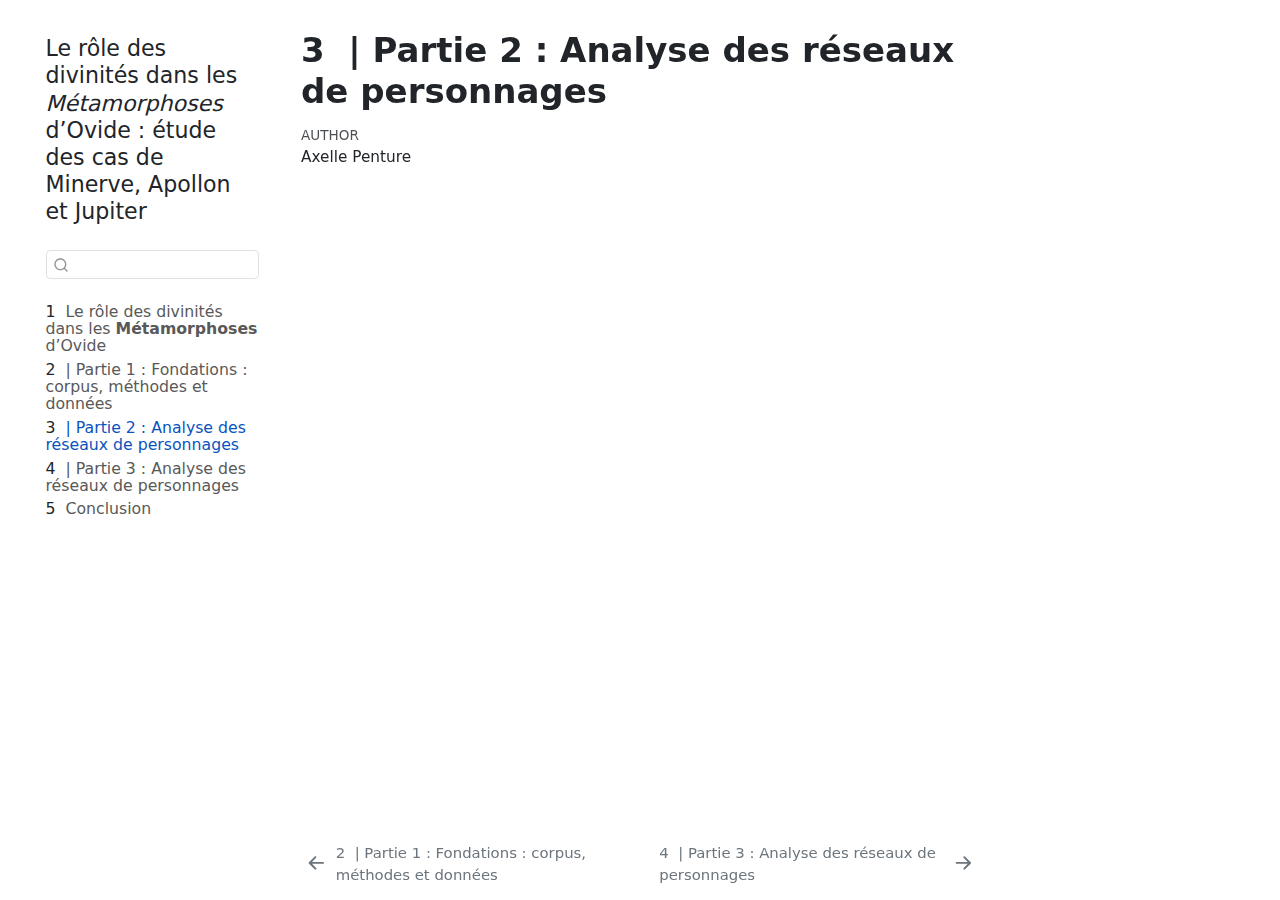
<file: _book/partie2.html>
<!DOCTYPE html>
<html xmlns="http://www.w3.org/1999/xhtml" lang="en" xml:lang="en"><head>

<meta charset="utf-8">
<meta name="generator" content="quarto-1.6.42">

<meta name="viewport" content="width=device-width, initial-scale=1.0, user-scalable=yes">

<meta name="author" content="Axelle Penture">

<title>3&nbsp; | Partie 2 : Analyse des réseaux de personnages – Le rôle des divinités dans les *Métamorphoses* d’Ovide : étude des cas de Minerve, Apollon et Jupiter</title>
<style>
code{white-space: pre-wrap;}
span.smallcaps{font-variant: small-caps;}
div.columns{display: flex; gap: min(4vw, 1.5em);}
div.column{flex: auto; overflow-x: auto;}
div.hanging-indent{margin-left: 1.5em; text-indent: -1.5em;}
ul.task-list{list-style: none;}
ul.task-list li input[type="checkbox"] {
  width: 0.8em;
  margin: 0 0.8em 0.2em -1em; /* quarto-specific, see https://github.com/quarto-dev/quarto-cli/issues/4556 */ 
  vertical-align: middle;
}
</style>


<script src="site_libs/quarto-nav/quarto-nav.js"></script>
<script src="site_libs/quarto-nav/headroom.min.js"></script>
<script src="site_libs/clipboard/clipboard.min.js"></script>
<script src="site_libs/quarto-search/autocomplete.umd.js"></script>
<script src="site_libs/quarto-search/fuse.min.js"></script>
<script src="site_libs/quarto-search/quarto-search.js"></script>
<meta name="quarto:offset" content="./">
<link href="./partie3.html" rel="next">
<link href="./partie1.html" rel="prev">
<script src="site_libs/quarto-html/quarto.js"></script>
<script src="site_libs/quarto-html/popper.min.js"></script>
<script src="site_libs/quarto-html/tippy.umd.min.js"></script>
<script src="site_libs/quarto-html/anchor.min.js"></script>
<link href="site_libs/quarto-html/tippy.css" rel="stylesheet">
<link href="site_libs/quarto-html/quarto-syntax-highlighting-2f5df379a58b258e96c21c0638c20c03.css" rel="stylesheet" id="quarto-text-highlighting-styles">
<script src="site_libs/bootstrap/bootstrap.min.js"></script>
<link href="site_libs/bootstrap/bootstrap-icons.css" rel="stylesheet">
<link href="site_libs/bootstrap/bootstrap-5e2915e4d4df5928b2b0a61215b328b6.min.css" rel="stylesheet" append-hash="true" id="quarto-bootstrap" data-mode="light">
<script id="quarto-search-options" type="application/json">{
  "location": "sidebar",
  "copy-button": false,
  "collapse-after": 3,
  "panel-placement": "start",
  "type": "textbox",
  "limit": 50,
  "keyboard-shortcut": [
    "f",
    "/",
    "s"
  ],
  "show-item-context": false,
  "language": {
    "search-no-results-text": "No results",
    "search-matching-documents-text": "matching documents",
    "search-copy-link-title": "Copy link to search",
    "search-hide-matches-text": "Hide additional matches",
    "search-more-match-text": "more match in this document",
    "search-more-matches-text": "more matches in this document",
    "search-clear-button-title": "Clear",
    "search-text-placeholder": "",
    "search-detached-cancel-button-title": "Cancel",
    "search-submit-button-title": "Submit",
    "search-label": "Search"
  }
}</script>
<script async="" src="https://hypothes.is/embed.js"></script>
<script>
  window.document.addEventListener("DOMContentLoaded", function (_event) {
    document.body.classList.add('hypothesis-enabled');
  });
</script>


</head>

<body class="nav-sidebar floating">

<div id="quarto-search-results"></div>
  <header id="quarto-header" class="headroom fixed-top">
  <nav class="quarto-secondary-nav">
    <div class="container-fluid d-flex">
      <button type="button" class="quarto-btn-toggle btn" data-bs-toggle="collapse" role="button" data-bs-target=".quarto-sidebar-collapse-item" aria-controls="quarto-sidebar" aria-expanded="false" aria-label="Toggle sidebar navigation" onclick="if (window.quartoToggleHeadroom) { window.quartoToggleHeadroom(); }">
        <i class="bi bi-layout-text-sidebar-reverse"></i>
      </button>
        <nav class="quarto-page-breadcrumbs" aria-label="breadcrumb"><ol class="breadcrumb"><li class="breadcrumb-item"><a href="./partie2.html"><span class="chapter-number">3</span>&nbsp; <span class="chapter-title">| Partie 2 : Analyse des réseaux de personnages</span></a></li></ol></nav>
        <a class="flex-grow-1" role="navigation" data-bs-toggle="collapse" data-bs-target=".quarto-sidebar-collapse-item" aria-controls="quarto-sidebar" aria-expanded="false" aria-label="Toggle sidebar navigation" onclick="if (window.quartoToggleHeadroom) { window.quartoToggleHeadroom(); }">      
        </a>
      <button type="button" class="btn quarto-search-button" aria-label="Search" onclick="window.quartoOpenSearch();">
        <i class="bi bi-search"></i>
      </button>
    </div>
  </nav>
</header>
<!-- content -->
<div id="quarto-content" class="quarto-container page-columns page-rows-contents page-layout-article">
<!-- sidebar -->
  <nav id="quarto-sidebar" class="sidebar collapse collapse-horizontal quarto-sidebar-collapse-item sidebar-navigation floating overflow-auto">
    <div class="pt-lg-2 mt-2 text-left sidebar-header">
    <div class="sidebar-title mb-0 py-0">
      <a href="./">Le rôle des divinités dans les <em>Métamorphoses</em> d’Ovide : étude des cas de Minerve, Apollon et Jupiter</a> 
    </div>
      </div>
        <div class="mt-2 flex-shrink-0 align-items-center">
        <div class="sidebar-search">
        <div id="quarto-search" class="" title="Search"></div>
        </div>
        </div>
    <div class="sidebar-menu-container"> 
    <ul class="list-unstyled mt-1">
        <li class="sidebar-item">
  <div class="sidebar-item-container"> 
  <a href="./index.html" class="sidebar-item-text sidebar-link">
 <span class="menu-text"><span class="chapter-number">1</span>&nbsp; <span class="chapter-title">Le rôle des divinités dans les <strong>Métamorphoses</strong> d’Ovide</span></span></a>
  </div>
</li>
        <li class="sidebar-item">
  <div class="sidebar-item-container"> 
  <a href="./partie1.html" class="sidebar-item-text sidebar-link">
 <span class="menu-text"><span class="chapter-number">2</span>&nbsp; <span class="chapter-title">| Partie 1 : Fondations : corpus, méthodes et données</span></span></a>
  </div>
</li>
        <li class="sidebar-item">
  <div class="sidebar-item-container"> 
  <a href="./partie2.html" class="sidebar-item-text sidebar-link active">
 <span class="menu-text"><span class="chapter-number">3</span>&nbsp; <span class="chapter-title">| Partie 2 : Analyse des réseaux de personnages</span></span></a>
  </div>
</li>
        <li class="sidebar-item">
  <div class="sidebar-item-container"> 
  <a href="./partie3.html" class="sidebar-item-text sidebar-link">
 <span class="menu-text"><span class="chapter-number">4</span>&nbsp; <span class="chapter-title">| Partie 3 : Analyse des réseaux de personnages</span></span></a>
  </div>
</li>
        <li class="sidebar-item">
  <div class="sidebar-item-container"> 
  <a href="./conclusion.html" class="sidebar-item-text sidebar-link">
 <span class="menu-text"><span class="chapter-number">5</span>&nbsp; <span class="chapter-title">Conclusion</span></span></a>
  </div>
</li>
    </ul>
    </div>
</nav>
<div id="quarto-sidebar-glass" class="quarto-sidebar-collapse-item" data-bs-toggle="collapse" data-bs-target=".quarto-sidebar-collapse-item"></div>
<!-- margin-sidebar -->
    <div id="quarto-margin-sidebar" class="sidebar margin-sidebar zindex-bottom">
        
    </div>
<!-- main -->
<main class="content" id="quarto-document-content">

<header id="title-block-header" class="quarto-title-block default">
<div class="quarto-title">
<h1 class="title"><span class="chapter-number">3</span>&nbsp; <span class="chapter-title">| Partie 2 : Analyse des réseaux de personnages</span></h1>
</div>



<div class="quarto-title-meta">

    <div>
    <div class="quarto-title-meta-heading">Author</div>
    <div class="quarto-title-meta-contents">
             <p>Axelle Penture </p>
          </div>
  </div>
    
  
    
  </div>
  


</header>





</main> <!-- /main -->
<script id="quarto-html-after-body" type="application/javascript">
window.document.addEventListener("DOMContentLoaded", function (event) {
  const toggleBodyColorMode = (bsSheetEl) => {
    const mode = bsSheetEl.getAttribute("data-mode");
    const bodyEl = window.document.querySelector("body");
    if (mode === "dark") {
      bodyEl.classList.add("quarto-dark");
      bodyEl.classList.remove("quarto-light");
    } else {
      bodyEl.classList.add("quarto-light");
      bodyEl.classList.remove("quarto-dark");
    }
  }
  const toggleBodyColorPrimary = () => {
    const bsSheetEl = window.document.querySelector("link#quarto-bootstrap");
    if (bsSheetEl) {
      toggleBodyColorMode(bsSheetEl);
    }
  }
  toggleBodyColorPrimary();  
  const icon = "";
  const anchorJS = new window.AnchorJS();
  anchorJS.options = {
    placement: 'right',
    icon: icon
  };
  anchorJS.add('.anchored');
  const isCodeAnnotation = (el) => {
    for (const clz of el.classList) {
      if (clz.startsWith('code-annotation-')) {                     
        return true;
      }
    }
    return false;
  }
  const onCopySuccess = function(e) {
    // button target
    const button = e.trigger;
    // don't keep focus
    button.blur();
    // flash "checked"
    button.classList.add('code-copy-button-checked');
    var currentTitle = button.getAttribute("title");
    button.setAttribute("title", "Copied!");
    let tooltip;
    if (window.bootstrap) {
      button.setAttribute("data-bs-toggle", "tooltip");
      button.setAttribute("data-bs-placement", "left");
      button.setAttribute("data-bs-title", "Copied!");
      tooltip = new bootstrap.Tooltip(button, 
        { trigger: "manual", 
          customClass: "code-copy-button-tooltip",
          offset: [0, -8]});
      tooltip.show();    
    }
    setTimeout(function() {
      if (tooltip) {
        tooltip.hide();
        button.removeAttribute("data-bs-title");
        button.removeAttribute("data-bs-toggle");
        button.removeAttribute("data-bs-placement");
      }
      button.setAttribute("title", currentTitle);
      button.classList.remove('code-copy-button-checked');
    }, 1000);
    // clear code selection
    e.clearSelection();
  }
  const getTextToCopy = function(trigger) {
      const codeEl = trigger.previousElementSibling.cloneNode(true);
      for (const childEl of codeEl.children) {
        if (isCodeAnnotation(childEl)) {
          childEl.remove();
        }
      }
      return codeEl.innerText;
  }
  const clipboard = new window.ClipboardJS('.code-copy-button:not([data-in-quarto-modal])', {
    text: getTextToCopy
  });
  clipboard.on('success', onCopySuccess);
  if (window.document.getElementById('quarto-embedded-source-code-modal')) {
    const clipboardModal = new window.ClipboardJS('.code-copy-button[data-in-quarto-modal]', {
      text: getTextToCopy,
      container: window.document.getElementById('quarto-embedded-source-code-modal')
    });
    clipboardModal.on('success', onCopySuccess);
  }
    var localhostRegex = new RegExp(/^(?:http|https):\/\/localhost\:?[0-9]*\//);
    var mailtoRegex = new RegExp(/^mailto:/);
      var filterRegex = new RegExp('/' + window.location.host + '/');
    var isInternal = (href) => {
        return filterRegex.test(href) || localhostRegex.test(href) || mailtoRegex.test(href);
    }
    // Inspect non-navigation links and adorn them if external
 	var links = window.document.querySelectorAll('a[href]:not(.nav-link):not(.navbar-brand):not(.toc-action):not(.sidebar-link):not(.sidebar-item-toggle):not(.pagination-link):not(.no-external):not([aria-hidden]):not(.dropdown-item):not(.quarto-navigation-tool):not(.about-link)');
    for (var i=0; i<links.length; i++) {
      const link = links[i];
      if (!isInternal(link.href)) {
        // undo the damage that might have been done by quarto-nav.js in the case of
        // links that we want to consider external
        if (link.dataset.originalHref !== undefined) {
          link.href = link.dataset.originalHref;
        }
      }
    }
  function tippyHover(el, contentFn, onTriggerFn, onUntriggerFn) {
    const config = {
      allowHTML: true,
      maxWidth: 500,
      delay: 100,
      arrow: false,
      appendTo: function(el) {
          return el.parentElement;
      },
      interactive: true,
      interactiveBorder: 10,
      theme: 'quarto',
      placement: 'bottom-start',
    };
    if (contentFn) {
      config.content = contentFn;
    }
    if (onTriggerFn) {
      config.onTrigger = onTriggerFn;
    }
    if (onUntriggerFn) {
      config.onUntrigger = onUntriggerFn;
    }
    window.tippy(el, config); 
  }
  const noterefs = window.document.querySelectorAll('a[role="doc-noteref"]');
  for (var i=0; i<noterefs.length; i++) {
    const ref = noterefs[i];
    tippyHover(ref, function() {
      // use id or data attribute instead here
      let href = ref.getAttribute('data-footnote-href') || ref.getAttribute('href');
      try { href = new URL(href).hash; } catch {}
      const id = href.replace(/^#\/?/, "");
      const note = window.document.getElementById(id);
      if (note) {
        return note.innerHTML;
      } else {
        return "";
      }
    });
  }
  const xrefs = window.document.querySelectorAll('a.quarto-xref');
  const processXRef = (id, note) => {
    // Strip column container classes
    const stripColumnClz = (el) => {
      el.classList.remove("page-full", "page-columns");
      if (el.children) {
        for (const child of el.children) {
          stripColumnClz(child);
        }
      }
    }
    stripColumnClz(note)
    if (id === null || id.startsWith('sec-')) {
      // Special case sections, only their first couple elements
      const container = document.createElement("div");
      if (note.children && note.children.length > 2) {
        container.appendChild(note.children[0].cloneNode(true));
        for (let i = 1; i < note.children.length; i++) {
          const child = note.children[i];
          if (child.tagName === "P" && child.innerText === "") {
            continue;
          } else {
            container.appendChild(child.cloneNode(true));
            break;
          }
        }
        if (window.Quarto?.typesetMath) {
          window.Quarto.typesetMath(container);
        }
        return container.innerHTML
      } else {
        if (window.Quarto?.typesetMath) {
          window.Quarto.typesetMath(note);
        }
        return note.innerHTML;
      }
    } else {
      // Remove any anchor links if they are present
      const anchorLink = note.querySelector('a.anchorjs-link');
      if (anchorLink) {
        anchorLink.remove();
      }
      if (window.Quarto?.typesetMath) {
        window.Quarto.typesetMath(note);
      }
      if (note.classList.contains("callout")) {
        return note.outerHTML;
      } else {
        return note.innerHTML;
      }
    }
  }
  for (var i=0; i<xrefs.length; i++) {
    const xref = xrefs[i];
    tippyHover(xref, undefined, function(instance) {
      instance.disable();
      let url = xref.getAttribute('href');
      let hash = undefined; 
      if (url.startsWith('#')) {
        hash = url;
      } else {
        try { hash = new URL(url).hash; } catch {}
      }
      if (hash) {
        const id = hash.replace(/^#\/?/, "");
        const note = window.document.getElementById(id);
        if (note !== null) {
          try {
            const html = processXRef(id, note.cloneNode(true));
            instance.setContent(html);
          } finally {
            instance.enable();
            instance.show();
          }
        } else {
          // See if we can fetch this
          fetch(url.split('#')[0])
          .then(res => res.text())
          .then(html => {
            const parser = new DOMParser();
            const htmlDoc = parser.parseFromString(html, "text/html");
            const note = htmlDoc.getElementById(id);
            if (note !== null) {
              const html = processXRef(id, note);
              instance.setContent(html);
            } 
          }).finally(() => {
            instance.enable();
            instance.show();
          });
        }
      } else {
        // See if we can fetch a full url (with no hash to target)
        // This is a special case and we should probably do some content thinning / targeting
        fetch(url)
        .then(res => res.text())
        .then(html => {
          const parser = new DOMParser();
          const htmlDoc = parser.parseFromString(html, "text/html");
          const note = htmlDoc.querySelector('main.content');
          if (note !== null) {
            // This should only happen for chapter cross references
            // (since there is no id in the URL)
            // remove the first header
            if (note.children.length > 0 && note.children[0].tagName === "HEADER") {
              note.children[0].remove();
            }
            const html = processXRef(null, note);
            instance.setContent(html);
          } 
        }).finally(() => {
          instance.enable();
          instance.show();
        });
      }
    }, function(instance) {
    });
  }
      let selectedAnnoteEl;
      const selectorForAnnotation = ( cell, annotation) => {
        let cellAttr = 'data-code-cell="' + cell + '"';
        let lineAttr = 'data-code-annotation="' +  annotation + '"';
        const selector = 'span[' + cellAttr + '][' + lineAttr + ']';
        return selector;
      }
      const selectCodeLines = (annoteEl) => {
        const doc = window.document;
        const targetCell = annoteEl.getAttribute("data-target-cell");
        const targetAnnotation = annoteEl.getAttribute("data-target-annotation");
        const annoteSpan = window.document.querySelector(selectorForAnnotation(targetCell, targetAnnotation));
        const lines = annoteSpan.getAttribute("data-code-lines").split(",");
        const lineIds = lines.map((line) => {
          return targetCell + "-" + line;
        })
        let top = null;
        let height = null;
        let parent = null;
        if (lineIds.length > 0) {
            //compute the position of the single el (top and bottom and make a div)
            const el = window.document.getElementById(lineIds[0]);
            top = el.offsetTop;
            height = el.offsetHeight;
            parent = el.parentElement.parentElement;
          if (lineIds.length > 1) {
            const lastEl = window.document.getElementById(lineIds[lineIds.length - 1]);
            const bottom = lastEl.offsetTop + lastEl.offsetHeight;
            height = bottom - top;
          }
          if (top !== null && height !== null && parent !== null) {
            // cook up a div (if necessary) and position it 
            let div = window.document.getElementById("code-annotation-line-highlight");
            if (div === null) {
              div = window.document.createElement("div");
              div.setAttribute("id", "code-annotation-line-highlight");
              div.style.position = 'absolute';
              parent.appendChild(div);
            }
            div.style.top = top - 2 + "px";
            div.style.height = height + 4 + "px";
            div.style.left = 0;
            let gutterDiv = window.document.getElementById("code-annotation-line-highlight-gutter");
            if (gutterDiv === null) {
              gutterDiv = window.document.createElement("div");
              gutterDiv.setAttribute("id", "code-annotation-line-highlight-gutter");
              gutterDiv.style.position = 'absolute';
              const codeCell = window.document.getElementById(targetCell);
              const gutter = codeCell.querySelector('.code-annotation-gutter');
              gutter.appendChild(gutterDiv);
            }
            gutterDiv.style.top = top - 2 + "px";
            gutterDiv.style.height = height + 4 + "px";
          }
          selectedAnnoteEl = annoteEl;
        }
      };
      const unselectCodeLines = () => {
        const elementsIds = ["code-annotation-line-highlight", "code-annotation-line-highlight-gutter"];
        elementsIds.forEach((elId) => {
          const div = window.document.getElementById(elId);
          if (div) {
            div.remove();
          }
        });
        selectedAnnoteEl = undefined;
      };
        // Handle positioning of the toggle
    window.addEventListener(
      "resize",
      throttle(() => {
        elRect = undefined;
        if (selectedAnnoteEl) {
          selectCodeLines(selectedAnnoteEl);
        }
      }, 10)
    );
    function throttle(fn, ms) {
    let throttle = false;
    let timer;
      return (...args) => {
        if(!throttle) { // first call gets through
            fn.apply(this, args);
            throttle = true;
        } else { // all the others get throttled
            if(timer) clearTimeout(timer); // cancel #2
            timer = setTimeout(() => {
              fn.apply(this, args);
              timer = throttle = false;
            }, ms);
        }
      };
    }
      // Attach click handler to the DT
      const annoteDls = window.document.querySelectorAll('dt[data-target-cell]');
      for (const annoteDlNode of annoteDls) {
        annoteDlNode.addEventListener('click', (event) => {
          const clickedEl = event.target;
          if (clickedEl !== selectedAnnoteEl) {
            unselectCodeLines();
            const activeEl = window.document.querySelector('dt[data-target-cell].code-annotation-active');
            if (activeEl) {
              activeEl.classList.remove('code-annotation-active');
            }
            selectCodeLines(clickedEl);
            clickedEl.classList.add('code-annotation-active');
          } else {
            // Unselect the line
            unselectCodeLines();
            clickedEl.classList.remove('code-annotation-active');
          }
        });
      }
  const findCites = (el) => {
    const parentEl = el.parentElement;
    if (parentEl) {
      const cites = parentEl.dataset.cites;
      if (cites) {
        return {
          el,
          cites: cites.split(' ')
        };
      } else {
        return findCites(el.parentElement)
      }
    } else {
      return undefined;
    }
  };
  var bibliorefs = window.document.querySelectorAll('a[role="doc-biblioref"]');
  for (var i=0; i<bibliorefs.length; i++) {
    const ref = bibliorefs[i];
    const citeInfo = findCites(ref);
    if (citeInfo) {
      tippyHover(citeInfo.el, function() {
        var popup = window.document.createElement('div');
        citeInfo.cites.forEach(function(cite) {
          var citeDiv = window.document.createElement('div');
          citeDiv.classList.add('hanging-indent');
          citeDiv.classList.add('csl-entry');
          var biblioDiv = window.document.getElementById('ref-' + cite);
          if (biblioDiv) {
            citeDiv.innerHTML = biblioDiv.innerHTML;
          }
          popup.appendChild(citeDiv);
        });
        return popup.innerHTML;
      });
    }
  }
});
</script>
<nav class="page-navigation">
  <div class="nav-page nav-page-previous">
      <a href="./partie1.html" class="pagination-link" aria-label="| Partie 1 : Fondations : corpus, méthodes et données">
        <i class="bi bi-arrow-left-short"></i> <span class="nav-page-text"><span class="chapter-number">2</span>&nbsp; <span class="chapter-title">| Partie 1 : Fondations : corpus, méthodes et données</span></span>
      </a>          
  </div>
  <div class="nav-page nav-page-next">
      <a href="./partie3.html" class="pagination-link" aria-label="| Partie 3 : Analyse des réseaux de personnages">
        <span class="nav-page-text"><span class="chapter-number">4</span>&nbsp; <span class="chapter-title">| Partie 3 : Analyse des réseaux de personnages</span></span> <i class="bi bi-arrow-right-short"></i>
      </a>
  </div>
</nav>
</div> <!-- /content -->




</body></html>
</file>
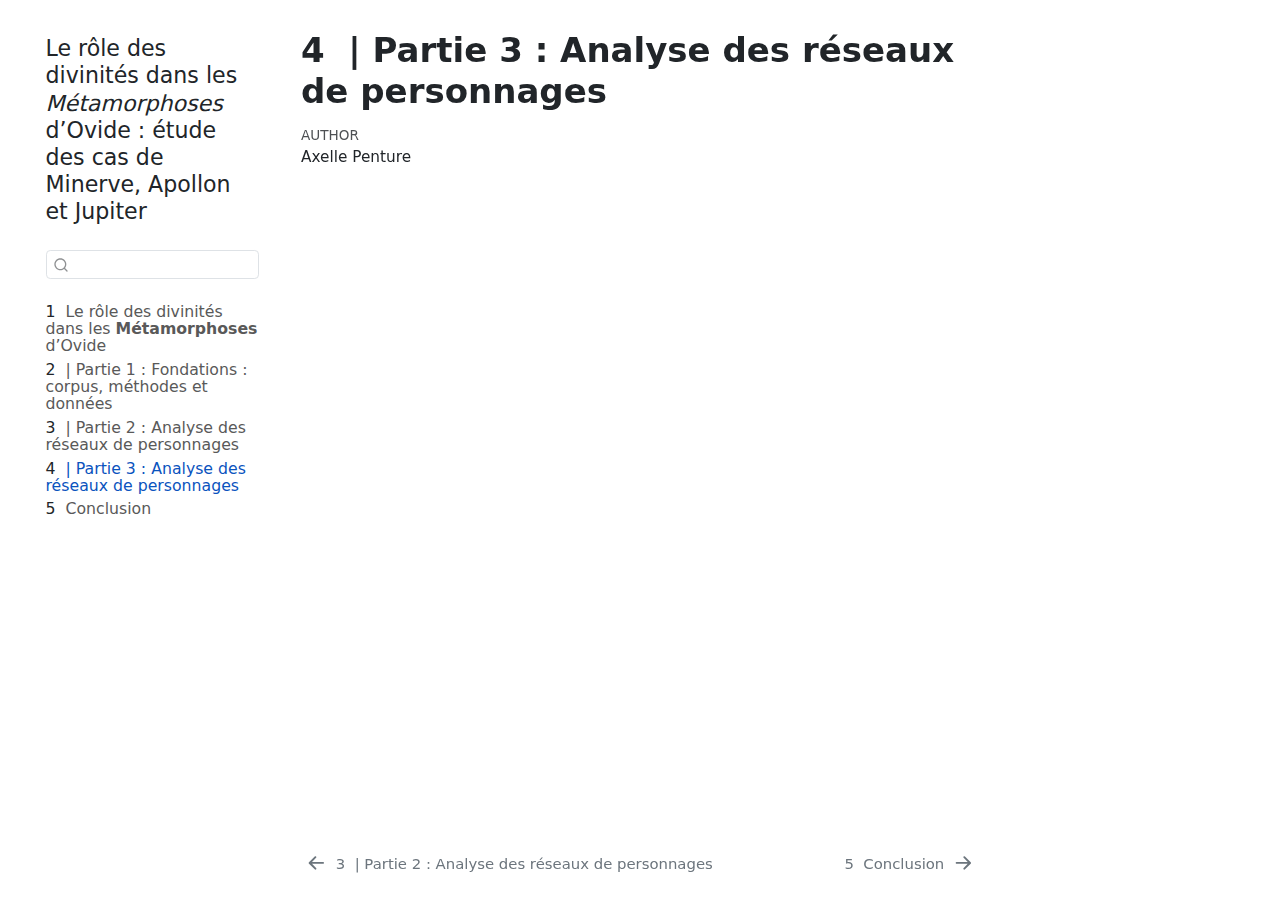
<file: _book/partie3.html>
<!DOCTYPE html>
<html xmlns="http://www.w3.org/1999/xhtml" lang="en" xml:lang="en"><head>

<meta charset="utf-8">
<meta name="generator" content="quarto-1.6.42">

<meta name="viewport" content="width=device-width, initial-scale=1.0, user-scalable=yes">

<meta name="author" content="Axelle Penture">

<title>4&nbsp; | Partie 3 : Analyse des réseaux de personnages – Le rôle des divinités dans les *Métamorphoses* d’Ovide : étude des cas de Minerve, Apollon et Jupiter</title>
<style>
code{white-space: pre-wrap;}
span.smallcaps{font-variant: small-caps;}
div.columns{display: flex; gap: min(4vw, 1.5em);}
div.column{flex: auto; overflow-x: auto;}
div.hanging-indent{margin-left: 1.5em; text-indent: -1.5em;}
ul.task-list{list-style: none;}
ul.task-list li input[type="checkbox"] {
  width: 0.8em;
  margin: 0 0.8em 0.2em -1em; /* quarto-specific, see https://github.com/quarto-dev/quarto-cli/issues/4556 */ 
  vertical-align: middle;
}
</style>


<script src="site_libs/quarto-nav/quarto-nav.js"></script>
<script src="site_libs/quarto-nav/headroom.min.js"></script>
<script src="site_libs/clipboard/clipboard.min.js"></script>
<script src="site_libs/quarto-search/autocomplete.umd.js"></script>
<script src="site_libs/quarto-search/fuse.min.js"></script>
<script src="site_libs/quarto-search/quarto-search.js"></script>
<meta name="quarto:offset" content="./">
<link href="./conclusion.html" rel="next">
<link href="./partie2.html" rel="prev">
<script src="site_libs/quarto-html/quarto.js"></script>
<script src="site_libs/quarto-html/popper.min.js"></script>
<script src="site_libs/quarto-html/tippy.umd.min.js"></script>
<script src="site_libs/quarto-html/anchor.min.js"></script>
<link href="site_libs/quarto-html/tippy.css" rel="stylesheet">
<link href="site_libs/quarto-html/quarto-syntax-highlighting-2f5df379a58b258e96c21c0638c20c03.css" rel="stylesheet" id="quarto-text-highlighting-styles">
<script src="site_libs/bootstrap/bootstrap.min.js"></script>
<link href="site_libs/bootstrap/bootstrap-icons.css" rel="stylesheet">
<link href="site_libs/bootstrap/bootstrap-5e2915e4d4df5928b2b0a61215b328b6.min.css" rel="stylesheet" append-hash="true" id="quarto-bootstrap" data-mode="light">
<script id="quarto-search-options" type="application/json">{
  "location": "sidebar",
  "copy-button": false,
  "collapse-after": 3,
  "panel-placement": "start",
  "type": "textbox",
  "limit": 50,
  "keyboard-shortcut": [
    "f",
    "/",
    "s"
  ],
  "show-item-context": false,
  "language": {
    "search-no-results-text": "No results",
    "search-matching-documents-text": "matching documents",
    "search-copy-link-title": "Copy link to search",
    "search-hide-matches-text": "Hide additional matches",
    "search-more-match-text": "more match in this document",
    "search-more-matches-text": "more matches in this document",
    "search-clear-button-title": "Clear",
    "search-text-placeholder": "",
    "search-detached-cancel-button-title": "Cancel",
    "search-submit-button-title": "Submit",
    "search-label": "Search"
  }
}</script>
<script async="" src="https://hypothes.is/embed.js"></script>
<script>
  window.document.addEventListener("DOMContentLoaded", function (_event) {
    document.body.classList.add('hypothesis-enabled');
  });
</script>


</head>

<body class="nav-sidebar floating">

<div id="quarto-search-results"></div>
  <header id="quarto-header" class="headroom fixed-top">
  <nav class="quarto-secondary-nav">
    <div class="container-fluid d-flex">
      <button type="button" class="quarto-btn-toggle btn" data-bs-toggle="collapse" role="button" data-bs-target=".quarto-sidebar-collapse-item" aria-controls="quarto-sidebar" aria-expanded="false" aria-label="Toggle sidebar navigation" onclick="if (window.quartoToggleHeadroom) { window.quartoToggleHeadroom(); }">
        <i class="bi bi-layout-text-sidebar-reverse"></i>
      </button>
        <nav class="quarto-page-breadcrumbs" aria-label="breadcrumb"><ol class="breadcrumb"><li class="breadcrumb-item"><a href="./partie3.html"><span class="chapter-number">4</span>&nbsp; <span class="chapter-title">| Partie 3 : Analyse des réseaux de personnages</span></a></li></ol></nav>
        <a class="flex-grow-1" role="navigation" data-bs-toggle="collapse" data-bs-target=".quarto-sidebar-collapse-item" aria-controls="quarto-sidebar" aria-expanded="false" aria-label="Toggle sidebar navigation" onclick="if (window.quartoToggleHeadroom) { window.quartoToggleHeadroom(); }">      
        </a>
      <button type="button" class="btn quarto-search-button" aria-label="Search" onclick="window.quartoOpenSearch();">
        <i class="bi bi-search"></i>
      </button>
    </div>
  </nav>
</header>
<!-- content -->
<div id="quarto-content" class="quarto-container page-columns page-rows-contents page-layout-article">
<!-- sidebar -->
  <nav id="quarto-sidebar" class="sidebar collapse collapse-horizontal quarto-sidebar-collapse-item sidebar-navigation floating overflow-auto">
    <div class="pt-lg-2 mt-2 text-left sidebar-header">
    <div class="sidebar-title mb-0 py-0">
      <a href="./">Le rôle des divinités dans les <em>Métamorphoses</em> d’Ovide : étude des cas de Minerve, Apollon et Jupiter</a> 
    </div>
      </div>
        <div class="mt-2 flex-shrink-0 align-items-center">
        <div class="sidebar-search">
        <div id="quarto-search" class="" title="Search"></div>
        </div>
        </div>
    <div class="sidebar-menu-container"> 
    <ul class="list-unstyled mt-1">
        <li class="sidebar-item">
  <div class="sidebar-item-container"> 
  <a href="./index.html" class="sidebar-item-text sidebar-link">
 <span class="menu-text"><span class="chapter-number">1</span>&nbsp; <span class="chapter-title">Le rôle des divinités dans les <strong>Métamorphoses</strong> d’Ovide</span></span></a>
  </div>
</li>
        <li class="sidebar-item">
  <div class="sidebar-item-container"> 
  <a href="./partie1.html" class="sidebar-item-text sidebar-link">
 <span class="menu-text"><span class="chapter-number">2</span>&nbsp; <span class="chapter-title">| Partie 1 : Fondations : corpus, méthodes et données</span></span></a>
  </div>
</li>
        <li class="sidebar-item">
  <div class="sidebar-item-container"> 
  <a href="./partie2.html" class="sidebar-item-text sidebar-link">
 <span class="menu-text"><span class="chapter-number">3</span>&nbsp; <span class="chapter-title">| Partie 2 : Analyse des réseaux de personnages</span></span></a>
  </div>
</li>
        <li class="sidebar-item">
  <div class="sidebar-item-container"> 
  <a href="./partie3.html" class="sidebar-item-text sidebar-link active">
 <span class="menu-text"><span class="chapter-number">4</span>&nbsp; <span class="chapter-title">| Partie 3 : Analyse des réseaux de personnages</span></span></a>
  </div>
</li>
        <li class="sidebar-item">
  <div class="sidebar-item-container"> 
  <a href="./conclusion.html" class="sidebar-item-text sidebar-link">
 <span class="menu-text"><span class="chapter-number">5</span>&nbsp; <span class="chapter-title">Conclusion</span></span></a>
  </div>
</li>
    </ul>
    </div>
</nav>
<div id="quarto-sidebar-glass" class="quarto-sidebar-collapse-item" data-bs-toggle="collapse" data-bs-target=".quarto-sidebar-collapse-item"></div>
<!-- margin-sidebar -->
    <div id="quarto-margin-sidebar" class="sidebar margin-sidebar zindex-bottom">
        
    </div>
<!-- main -->
<main class="content" id="quarto-document-content">

<header id="title-block-header" class="quarto-title-block default">
<div class="quarto-title">
<h1 class="title"><span class="chapter-number">4</span>&nbsp; <span class="chapter-title">| Partie 3 : Analyse des réseaux de personnages</span></h1>
</div>



<div class="quarto-title-meta">

    <div>
    <div class="quarto-title-meta-heading">Author</div>
    <div class="quarto-title-meta-contents">
             <p>Axelle Penture </p>
          </div>
  </div>
    
  
    
  </div>
  


</header>





</main> <!-- /main -->
<script id="quarto-html-after-body" type="application/javascript">
window.document.addEventListener("DOMContentLoaded", function (event) {
  const toggleBodyColorMode = (bsSheetEl) => {
    const mode = bsSheetEl.getAttribute("data-mode");
    const bodyEl = window.document.querySelector("body");
    if (mode === "dark") {
      bodyEl.classList.add("quarto-dark");
      bodyEl.classList.remove("quarto-light");
    } else {
      bodyEl.classList.add("quarto-light");
      bodyEl.classList.remove("quarto-dark");
    }
  }
  const toggleBodyColorPrimary = () => {
    const bsSheetEl = window.document.querySelector("link#quarto-bootstrap");
    if (bsSheetEl) {
      toggleBodyColorMode(bsSheetEl);
    }
  }
  toggleBodyColorPrimary();  
  const icon = "";
  const anchorJS = new window.AnchorJS();
  anchorJS.options = {
    placement: 'right',
    icon: icon
  };
  anchorJS.add('.anchored');
  const isCodeAnnotation = (el) => {
    for (const clz of el.classList) {
      if (clz.startsWith('code-annotation-')) {                     
        return true;
      }
    }
    return false;
  }
  const onCopySuccess = function(e) {
    // button target
    const button = e.trigger;
    // don't keep focus
    button.blur();
    // flash "checked"
    button.classList.add('code-copy-button-checked');
    var currentTitle = button.getAttribute("title");
    button.setAttribute("title", "Copied!");
    let tooltip;
    if (window.bootstrap) {
      button.setAttribute("data-bs-toggle", "tooltip");
      button.setAttribute("data-bs-placement", "left");
      button.setAttribute("data-bs-title", "Copied!");
      tooltip = new bootstrap.Tooltip(button, 
        { trigger: "manual", 
          customClass: "code-copy-button-tooltip",
          offset: [0, -8]});
      tooltip.show();    
    }
    setTimeout(function() {
      if (tooltip) {
        tooltip.hide();
        button.removeAttribute("data-bs-title");
        button.removeAttribute("data-bs-toggle");
        button.removeAttribute("data-bs-placement");
      }
      button.setAttribute("title", currentTitle);
      button.classList.remove('code-copy-button-checked');
    }, 1000);
    // clear code selection
    e.clearSelection();
  }
  const getTextToCopy = function(trigger) {
      const codeEl = trigger.previousElementSibling.cloneNode(true);
      for (const childEl of codeEl.children) {
        if (isCodeAnnotation(childEl)) {
          childEl.remove();
        }
      }
      return codeEl.innerText;
  }
  const clipboard = new window.ClipboardJS('.code-copy-button:not([data-in-quarto-modal])', {
    text: getTextToCopy
  });
  clipboard.on('success', onCopySuccess);
  if (window.document.getElementById('quarto-embedded-source-code-modal')) {
    const clipboardModal = new window.ClipboardJS('.code-copy-button[data-in-quarto-modal]', {
      text: getTextToCopy,
      container: window.document.getElementById('quarto-embedded-source-code-modal')
    });
    clipboardModal.on('success', onCopySuccess);
  }
    var localhostRegex = new RegExp(/^(?:http|https):\/\/localhost\:?[0-9]*\//);
    var mailtoRegex = new RegExp(/^mailto:/);
      var filterRegex = new RegExp('/' + window.location.host + '/');
    var isInternal = (href) => {
        return filterRegex.test(href) || localhostRegex.test(href) || mailtoRegex.test(href);
    }
    // Inspect non-navigation links and adorn them if external
 	var links = window.document.querySelectorAll('a[href]:not(.nav-link):not(.navbar-brand):not(.toc-action):not(.sidebar-link):not(.sidebar-item-toggle):not(.pagination-link):not(.no-external):not([aria-hidden]):not(.dropdown-item):not(.quarto-navigation-tool):not(.about-link)');
    for (var i=0; i<links.length; i++) {
      const link = links[i];
      if (!isInternal(link.href)) {
        // undo the damage that might have been done by quarto-nav.js in the case of
        // links that we want to consider external
        if (link.dataset.originalHref !== undefined) {
          link.href = link.dataset.originalHref;
        }
      }
    }
  function tippyHover(el, contentFn, onTriggerFn, onUntriggerFn) {
    const config = {
      allowHTML: true,
      maxWidth: 500,
      delay: 100,
      arrow: false,
      appendTo: function(el) {
          return el.parentElement;
      },
      interactive: true,
      interactiveBorder: 10,
      theme: 'quarto',
      placement: 'bottom-start',
    };
    if (contentFn) {
      config.content = contentFn;
    }
    if (onTriggerFn) {
      config.onTrigger = onTriggerFn;
    }
    if (onUntriggerFn) {
      config.onUntrigger = onUntriggerFn;
    }
    window.tippy(el, config); 
  }
  const noterefs = window.document.querySelectorAll('a[role="doc-noteref"]');
  for (var i=0; i<noterefs.length; i++) {
    const ref = noterefs[i];
    tippyHover(ref, function() {
      // use id or data attribute instead here
      let href = ref.getAttribute('data-footnote-href') || ref.getAttribute('href');
      try { href = new URL(href).hash; } catch {}
      const id = href.replace(/^#\/?/, "");
      const note = window.document.getElementById(id);
      if (note) {
        return note.innerHTML;
      } else {
        return "";
      }
    });
  }
  const xrefs = window.document.querySelectorAll('a.quarto-xref');
  const processXRef = (id, note) => {
    // Strip column container classes
    const stripColumnClz = (el) => {
      el.classList.remove("page-full", "page-columns");
      if (el.children) {
        for (const child of el.children) {
          stripColumnClz(child);
        }
      }
    }
    stripColumnClz(note)
    if (id === null || id.startsWith('sec-')) {
      // Special case sections, only their first couple elements
      const container = document.createElement("div");
      if (note.children && note.children.length > 2) {
        container.appendChild(note.children[0].cloneNode(true));
        for (let i = 1; i < note.children.length; i++) {
          const child = note.children[i];
          if (child.tagName === "P" && child.innerText === "") {
            continue;
          } else {
            container.appendChild(child.cloneNode(true));
            break;
          }
        }
        if (window.Quarto?.typesetMath) {
          window.Quarto.typesetMath(container);
        }
        return container.innerHTML
      } else {
        if (window.Quarto?.typesetMath) {
          window.Quarto.typesetMath(note);
        }
        return note.innerHTML;
      }
    } else {
      // Remove any anchor links if they are present
      const anchorLink = note.querySelector('a.anchorjs-link');
      if (anchorLink) {
        anchorLink.remove();
      }
      if (window.Quarto?.typesetMath) {
        window.Quarto.typesetMath(note);
      }
      if (note.classList.contains("callout")) {
        return note.outerHTML;
      } else {
        return note.innerHTML;
      }
    }
  }
  for (var i=0; i<xrefs.length; i++) {
    const xref = xrefs[i];
    tippyHover(xref, undefined, function(instance) {
      instance.disable();
      let url = xref.getAttribute('href');
      let hash = undefined; 
      if (url.startsWith('#')) {
        hash = url;
      } else {
        try { hash = new URL(url).hash; } catch {}
      }
      if (hash) {
        const id = hash.replace(/^#\/?/, "");
        const note = window.document.getElementById(id);
        if (note !== null) {
          try {
            const html = processXRef(id, note.cloneNode(true));
            instance.setContent(html);
          } finally {
            instance.enable();
            instance.show();
          }
        } else {
          // See if we can fetch this
          fetch(url.split('#')[0])
          .then(res => res.text())
          .then(html => {
            const parser = new DOMParser();
            const htmlDoc = parser.parseFromString(html, "text/html");
            const note = htmlDoc.getElementById(id);
            if (note !== null) {
              const html = processXRef(id, note);
              instance.setContent(html);
            } 
          }).finally(() => {
            instance.enable();
            instance.show();
          });
        }
      } else {
        // See if we can fetch a full url (with no hash to target)
        // This is a special case and we should probably do some content thinning / targeting
        fetch(url)
        .then(res => res.text())
        .then(html => {
          const parser = new DOMParser();
          const htmlDoc = parser.parseFromString(html, "text/html");
          const note = htmlDoc.querySelector('main.content');
          if (note !== null) {
            // This should only happen for chapter cross references
            // (since there is no id in the URL)
            // remove the first header
            if (note.children.length > 0 && note.children[0].tagName === "HEADER") {
              note.children[0].remove();
            }
            const html = processXRef(null, note);
            instance.setContent(html);
          } 
        }).finally(() => {
          instance.enable();
          instance.show();
        });
      }
    }, function(instance) {
    });
  }
      let selectedAnnoteEl;
      const selectorForAnnotation = ( cell, annotation) => {
        let cellAttr = 'data-code-cell="' + cell + '"';
        let lineAttr = 'data-code-annotation="' +  annotation + '"';
        const selector = 'span[' + cellAttr + '][' + lineAttr + ']';
        return selector;
      }
      const selectCodeLines = (annoteEl) => {
        const doc = window.document;
        const targetCell = annoteEl.getAttribute("data-target-cell");
        const targetAnnotation = annoteEl.getAttribute("data-target-annotation");
        const annoteSpan = window.document.querySelector(selectorForAnnotation(targetCell, targetAnnotation));
        const lines = annoteSpan.getAttribute("data-code-lines").split(",");
        const lineIds = lines.map((line) => {
          return targetCell + "-" + line;
        })
        let top = null;
        let height = null;
        let parent = null;
        if (lineIds.length > 0) {
            //compute the position of the single el (top and bottom and make a div)
            const el = window.document.getElementById(lineIds[0]);
            top = el.offsetTop;
            height = el.offsetHeight;
            parent = el.parentElement.parentElement;
          if (lineIds.length > 1) {
            const lastEl = window.document.getElementById(lineIds[lineIds.length - 1]);
            const bottom = lastEl.offsetTop + lastEl.offsetHeight;
            height = bottom - top;
          }
          if (top !== null && height !== null && parent !== null) {
            // cook up a div (if necessary) and position it 
            let div = window.document.getElementById("code-annotation-line-highlight");
            if (div === null) {
              div = window.document.createElement("div");
              div.setAttribute("id", "code-annotation-line-highlight");
              div.style.position = 'absolute';
              parent.appendChild(div);
            }
            div.style.top = top - 2 + "px";
            div.style.height = height + 4 + "px";
            div.style.left = 0;
            let gutterDiv = window.document.getElementById("code-annotation-line-highlight-gutter");
            if (gutterDiv === null) {
              gutterDiv = window.document.createElement("div");
              gutterDiv.setAttribute("id", "code-annotation-line-highlight-gutter");
              gutterDiv.style.position = 'absolute';
              const codeCell = window.document.getElementById(targetCell);
              const gutter = codeCell.querySelector('.code-annotation-gutter');
              gutter.appendChild(gutterDiv);
            }
            gutterDiv.style.top = top - 2 + "px";
            gutterDiv.style.height = height + 4 + "px";
          }
          selectedAnnoteEl = annoteEl;
        }
      };
      const unselectCodeLines = () => {
        const elementsIds = ["code-annotation-line-highlight", "code-annotation-line-highlight-gutter"];
        elementsIds.forEach((elId) => {
          const div = window.document.getElementById(elId);
          if (div) {
            div.remove();
          }
        });
        selectedAnnoteEl = undefined;
      };
        // Handle positioning of the toggle
    window.addEventListener(
      "resize",
      throttle(() => {
        elRect = undefined;
        if (selectedAnnoteEl) {
          selectCodeLines(selectedAnnoteEl);
        }
      }, 10)
    );
    function throttle(fn, ms) {
    let throttle = false;
    let timer;
      return (...args) => {
        if(!throttle) { // first call gets through
            fn.apply(this, args);
            throttle = true;
        } else { // all the others get throttled
            if(timer) clearTimeout(timer); // cancel #2
            timer = setTimeout(() => {
              fn.apply(this, args);
              timer = throttle = false;
            }, ms);
        }
      };
    }
      // Attach click handler to the DT
      const annoteDls = window.document.querySelectorAll('dt[data-target-cell]');
      for (const annoteDlNode of annoteDls) {
        annoteDlNode.addEventListener('click', (event) => {
          const clickedEl = event.target;
          if (clickedEl !== selectedAnnoteEl) {
            unselectCodeLines();
            const activeEl = window.document.querySelector('dt[data-target-cell].code-annotation-active');
            if (activeEl) {
              activeEl.classList.remove('code-annotation-active');
            }
            selectCodeLines(clickedEl);
            clickedEl.classList.add('code-annotation-active');
          } else {
            // Unselect the line
            unselectCodeLines();
            clickedEl.classList.remove('code-annotation-active');
          }
        });
      }
  const findCites = (el) => {
    const parentEl = el.parentElement;
    if (parentEl) {
      const cites = parentEl.dataset.cites;
      if (cites) {
        return {
          el,
          cites: cites.split(' ')
        };
      } else {
        return findCites(el.parentElement)
      }
    } else {
      return undefined;
    }
  };
  var bibliorefs = window.document.querySelectorAll('a[role="doc-biblioref"]');
  for (var i=0; i<bibliorefs.length; i++) {
    const ref = bibliorefs[i];
    const citeInfo = findCites(ref);
    if (citeInfo) {
      tippyHover(citeInfo.el, function() {
        var popup = window.document.createElement('div');
        citeInfo.cites.forEach(function(cite) {
          var citeDiv = window.document.createElement('div');
          citeDiv.classList.add('hanging-indent');
          citeDiv.classList.add('csl-entry');
          var biblioDiv = window.document.getElementById('ref-' + cite);
          if (biblioDiv) {
            citeDiv.innerHTML = biblioDiv.innerHTML;
          }
          popup.appendChild(citeDiv);
        });
        return popup.innerHTML;
      });
    }
  }
});
</script>
<nav class="page-navigation">
  <div class="nav-page nav-page-previous">
      <a href="./partie2.html" class="pagination-link" aria-label="| Partie 2 : Analyse des réseaux de personnages">
        <i class="bi bi-arrow-left-short"></i> <span class="nav-page-text"><span class="chapter-number">3</span>&nbsp; <span class="chapter-title">| Partie 2 : Analyse des réseaux de personnages</span></span>
      </a>          
  </div>
  <div class="nav-page nav-page-next">
      <a href="./conclusion.html" class="pagination-link" aria-label="Conclusion">
        <span class="nav-page-text"><span class="chapter-number">5</span>&nbsp; <span class="chapter-title">Conclusion</span></span> <i class="bi bi-arrow-right-short"></i>
      </a>
  </div>
</nav>
</div> <!-- /content -->




</body></html>
</file>
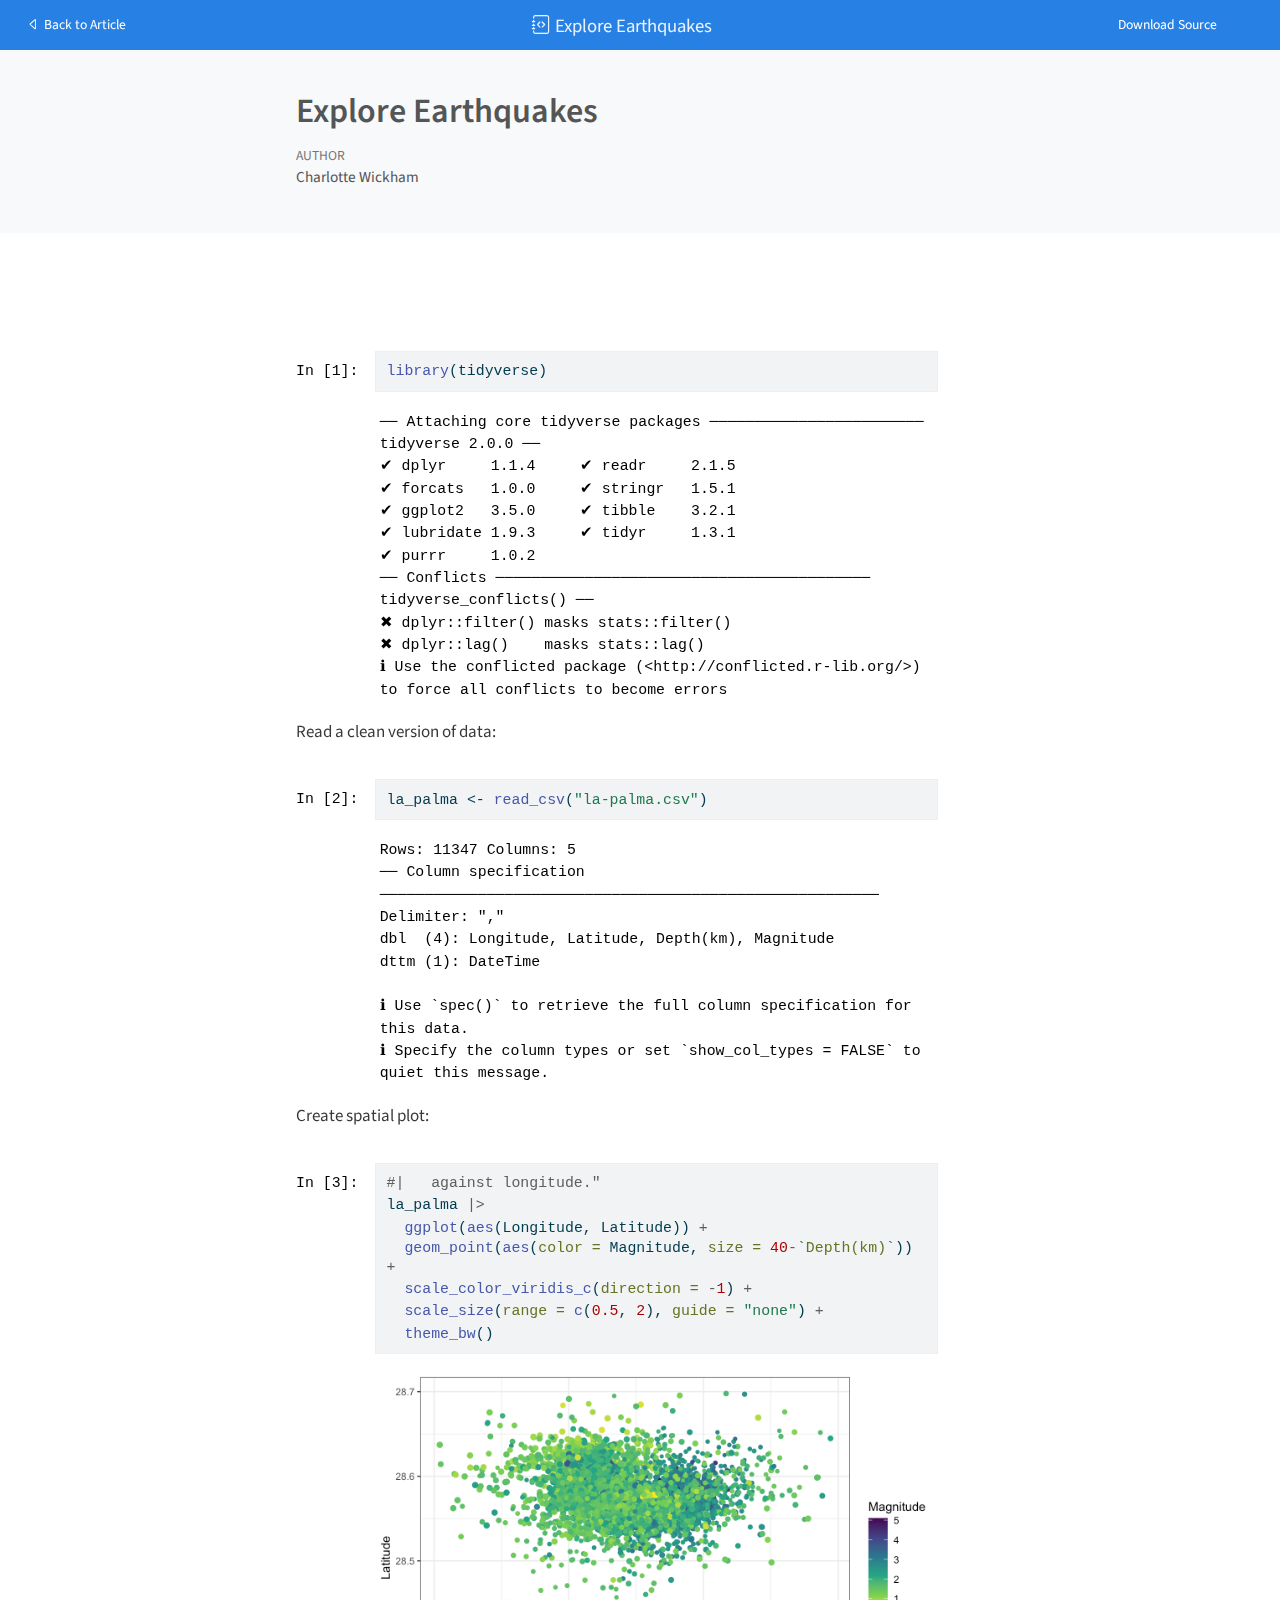
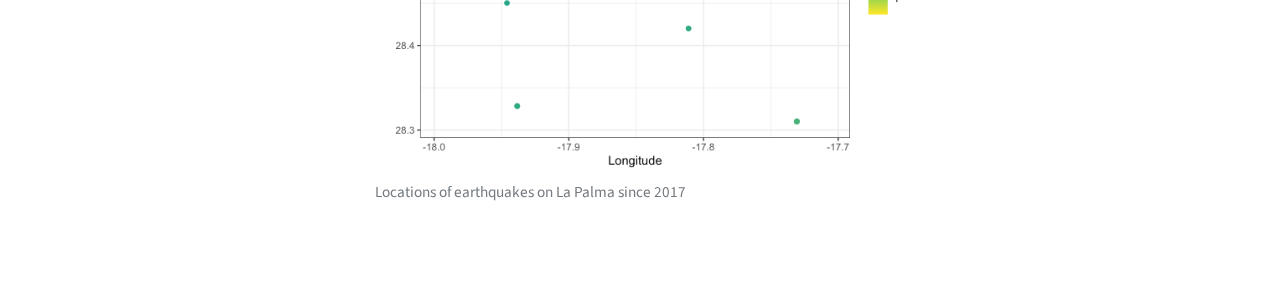
<file: notebooks/explore-earthquakes-preview.html>
<!DOCTYPE html>
<html xmlns="http://www.w3.org/1999/xhtml" lang="en" xml:lang="en"><head>
    <meta charset="utf-8">
    <meta name="generator" content="quarto-1.7.29">

    <meta name="viewport" content="width=device-width, initial-scale=1.0, user-scalable=yes">

    <meta name="author" content="Charlotte Wickham">

    <title>Explore Earthquakes</title>
    <style>
      code{white-space: pre-wrap;}
      span.smallcaps{font-variant: small-caps;}
      div.columns{display: flex; gap: min(4vw, 1.5em);}
      div.column{flex: auto; overflow-x: auto;}
      div.hanging-indent{margin-left: 1.5em; text-indent: -1.5em;}
      ul.task-list{list-style: none;}
      ul.task-list li input[type="checkbox"] {
        width: 0.8em;
        margin: 0 0.8em 0.2em -1em; /* quarto-specific, see https://github.com/quarto-dev/quarto-cli/issues/4556 */ 
        vertical-align: middle;
      }
      /* CSS for syntax highlighting */
      html { -webkit-text-size-adjust: 100%; }
      pre > code.sourceCode { white-space: pre; position: relative; }
      pre > code.sourceCode > span { display: inline-block; line-height: 1.25; }
      pre > code.sourceCode > span:empty { height: 1.2em; }
      .sourceCode { overflow: visible; }
      code.sourceCode > span { color: inherit; text-decoration: inherit; }
      div.sourceCode { margin: 1em 0; }
      pre.sourceCode { margin: 0; }
      @media screen {
      div.sourceCode { overflow: auto; }
      }
      @media print {
      pre > code.sourceCode { white-space: pre-wrap; }
      pre > code.sourceCode > span { text-indent: -5em; padding-left: 5em; }
      }
      pre.numberSource code
        { counter-reset: source-line 0; }
      pre.numberSource code > span
        { position: relative; left: -4em; counter-increment: source-line; }
      pre.numberSource code > span > a:first-child::before
        { content: counter(source-line);
          position: relative; left: -1em; text-align: right; vertical-align: baseline;
          border: none; display: inline-block;
          -webkit-touch-callout: none; -webkit-user-select: none;
          -khtml-user-select: none; -moz-user-select: none;
          -ms-user-select: none; user-select: none;
          padding: 0 4px; width: 4em;
        }
      pre.numberSource { margin-left: 3em;  padding-left: 4px; }
      div.sourceCode
        {   }
      @media screen {
      pre > code.sourceCode > span > a:first-child::before { text-decoration: underline; }
      }
    </style>

    <style>
      body.hypothesis-enabled #quarto-embed-header {
        padding-right: 36px;
      }

      #quarto-embed-header {
        height: 3em;
        width: 100%;
        display: flex;
        justify-content: space-between;
        align-items: center;
        border-bottom: solid 1px;
      }

      #quarto-embed-header h6 {
        font-size: 1.1em;
        padding-top: 0.6em;
        margin-left: 1em;
        margin-right: 1em;
        font-weight: 400;
      }

      #quarto-embed-header a.quarto-back-link,
      #quarto-embed-header a.quarto-download-embed {
        font-size: 0.8em;
        margin-top: 1em;
        margin-bottom: 1em;
        margin-left: 1em;
        margin-right: 1em;
      }

      .quarto-back-container {
        padding-left: 0.5em;
        display: flex;
      }

      .headroom {
          will-change: transform;
          transition: transform 200ms linear;
      }

      .headroom--pinned {
          transform: translateY(0%);
      }

      .headroom--unpinned {
          transform: translateY(-100%);
      }      
    </style>

    <script>
    window.document.addEventListener("DOMContentLoaded", function () {

      var header = window.document.querySelector("#quarto-embed-header");
      const titleBannerEl = window.document.querySelector("body > #title-block-header");
      if (titleBannerEl) {
        titleBannerEl.style.paddingTop = header.clientHeight + "px";
      }
      const contentEl = window.document.getElementById('quarto-content');
      for (const child of contentEl.children) {
        child.style.paddingTop = header.clientHeight + "px";
        child.style.marginTop = "1em";
      }

      // Use the article root if the `back` call doesn't work. This isn't perfect
      // but should typically work
      window.quartoBackToArticle = () => {
        var currentUrl = window.location.href;
        window.history.back();
        setTimeout(() => {
            // if location was not changed in 100 ms, then there is no history back
            if(currentUrl === window.location.href){              
                // redirect to site root
                window.location.href = "../index.html";
            }
        }, 100);
      }

      const headroom = new window.Headroom(header, {
        tolerance: 5,
        onPin: function () {
        },
        onUnpin: function () {
        },
      });
      headroom.init();
    });
    </script>

    
<script src="../site_libs/manuscript-notebook/headroom.min.js"></script>
<script src="../site_libs/clipboard/clipboard.min.js"></script>
<script src="../site_libs/quarto-html/quarto.js" type="module"></script>
<script src="../site_libs/quarto-html/tabsets/tabsets.js" type="module"></script>
<script src="../site_libs/quarto-html/popper.min.js"></script>
<script src="../site_libs/quarto-html/tippy.umd.min.js"></script>
<script src="../site_libs/quarto-html/anchor.min.js"></script>
<link href="../site_libs/quarto-html/tippy.css" rel="stylesheet">
<link href="../site_libs/quarto-html/quarto-syntax-highlighting-0815c480559380816a4d1ea211a47e91.css" rel="stylesheet" id="quarto-text-highlighting-styles">
<script src="../site_libs/bootstrap/bootstrap.min.js"></script>
<link href="../site_libs/bootstrap/bootstrap-icons.css" rel="stylesheet">
<link href="../site_libs/bootstrap/bootstrap-403b266e0422bd1d9cb7916029ba2e74.min.css" rel="stylesheet" append-hash="true" id="quarto-bootstrap" data-mode="light">
<script src="../site_libs/quarto-contrib/glightbox/glightbox.min.js"></script>
<link href="../site_libs/quarto-contrib/glightbox/glightbox.min.css" rel="stylesheet">
<link href="../site_libs/quarto-contrib/glightbox/lightbox.css" rel="stylesheet">
     <script async="" src="https://hypothes.is/embed.js"></script>
<script>
  window.document.addEventListener("DOMContentLoaded", function (_event) {
    document.body.classList.add('hypothesis-enabled');
  });
</script>  
      </head>

  <body class="quarto-notebook quarto-light">
    <div id="quarto-embed-header" class="headroom fixed-top bg-primary">
      
      <a onclick="window.quartoBackToArticle(); return false;" class="btn btn-primary quarto-back-link" href=""><i class="bi bi-caret-left"></i> Back to Article</a>
      <h6><i class="bi bi-journal-code"></i> Explore Earthquakes</h6>

            <a href="../notebooks/explore-earthquakes.qmd" class="btn btn-primary quarto-download-embed" download="explore-earthquakes.qmd">Download Source</a>
          </div>

     <header id="title-block-header" class="quarto-title-block default toc-left page-columns page-full">
  <div class="quarto-title-banner page-columns page-full">
    <div class="quarto-title column-body">
      <h1 class="title">Explore Earthquakes</h1>
          </div>

    
    <div class="quarto-title-meta-container">
      <div class="quarto-title-meta-column-start">
        
        <div class="quarto-title-meta">

                <div>
            <div class="quarto-title-meta-heading">Author</div>
            <div class="quarto-title-meta-contents">
                        <p>Charlotte Wickham </p>
                      </div>
          </div>
                
          
                
              </div>
      </div>
      <div class="quarto-title-meta-column-end quarto-other-formats-target">
      </div>
    </div>



    <div class="quarto-other-links-text-target">
    </div>  </div>
</header><div id="quarto-content" class="page-columns page-rows-contents page-layout-article toc-left">
<div id="quarto-sidebar-toc-left" class="sidebar toc-left">
  
</div>
<div id="quarto-margin-sidebar" class="sidebar margin-sidebar zindex-bottom">
</div>
<main class="content quarto-banner-title-block" id="quarto-document-content">      

     <div class="cell-container"><div class="cell-decorator"><pre>In [1]:</pre></div><div class="cell">
<div class="sourceCode cell-code" id="cb1"><pre class="sourceCode r code-with-copy"><code class="sourceCode r"><span id="cb1-1"><a href="#cb1-1" aria-hidden="true" tabindex="-1"></a><span class="fu">library</span>(tidyverse)</span></code><button title="Copy to Clipboard" class="code-copy-button"><i class="bi"></i></button></pre></div>
<div class="cell-output cell-output-stderr">
<pre><code>── Attaching core tidyverse packages ──────────────────────── tidyverse 2.0.0 ──
✔ dplyr     1.1.4     ✔ readr     2.1.5
✔ forcats   1.0.0     ✔ stringr   1.5.1
✔ ggplot2   3.5.0     ✔ tibble    3.2.1
✔ lubridate 1.9.3     ✔ tidyr     1.3.1
✔ purrr     1.0.2     
── Conflicts ────────────────────────────────────────── tidyverse_conflicts() ──
✖ dplyr::filter() masks stats::filter()
✖ dplyr::lag()    masks stats::lag()
ℹ Use the conflicted package (&lt;http://conflicted.r-lib.org/&gt;) to force all conflicts to become errors</code></pre>
</div>
</div></div>
<p>Read a clean version of data:</p>
<div class="cell-container"><div class="cell-decorator"><pre>In [2]:</pre></div><div class="cell">
<div class="sourceCode cell-code" id="cb3"><pre class="sourceCode r code-with-copy"><code class="sourceCode r"><span id="cb3-1"><a href="#cb3-1" aria-hidden="true" tabindex="-1"></a>la_palma <span class="ot">&lt;-</span> <span class="fu">read_csv</span>(<span class="st">"la-palma.csv"</span>)</span></code><button title="Copy to Clipboard" class="code-copy-button"><i class="bi"></i></button></pre></div>
<div class="cell-output cell-output-stderr">
<pre><code>Rows: 11347 Columns: 5
── Column specification ────────────────────────────────────────────────────────
Delimiter: ","
dbl  (4): Longitude, Latitude, Depth(km), Magnitude
dttm (1): DateTime

ℹ Use `spec()` to retrieve the full column specification for this data.
ℹ Specify the column types or set `show_col_types = FALSE` to quiet this message.</code></pre>
</div>
</div></div>
<p>Create spatial plot:</p>
<div class="cell-container"><div class="cell-decorator"><pre>In [3]:</pre></div><div id="cell-fig-spatial-plot" class="cell">
<div class="sourceCode cell-code" id="cb5"><pre class="sourceCode r code-with-copy"><code class="sourceCode r"><span id="cb5-1"><a href="#cb5-1" aria-hidden="true" tabindex="-1"></a><span class="co">#|   against longitude."</span></span>
<span id="cb5-2"><a href="#cb5-2" aria-hidden="true" tabindex="-1"></a>la_palma <span class="sc">|&gt;</span> </span>
<span id="cb5-3"><a href="#cb5-3" aria-hidden="true" tabindex="-1"></a>  <span class="fu">ggplot</span>(<span class="fu">aes</span>(Longitude, Latitude)) <span class="sc">+</span></span>
<span id="cb5-4"><a href="#cb5-4" aria-hidden="true" tabindex="-1"></a>  <span class="fu">geom_point</span>(<span class="fu">aes</span>(<span class="at">color =</span> Magnitude, <span class="at">size =</span> <span class="dv">40</span><span class="sc">-</span><span class="st">`</span><span class="at">Depth(km)</span><span class="st">`</span>)) <span class="sc">+</span></span>
<span id="cb5-5"><a href="#cb5-5" aria-hidden="true" tabindex="-1"></a>  <span class="fu">scale_color_viridis_c</span>(<span class="at">direction =</span> <span class="sc">-</span><span class="dv">1</span>) <span class="sc">+</span> </span>
<span id="cb5-6"><a href="#cb5-6" aria-hidden="true" tabindex="-1"></a>  <span class="fu">scale_size</span>(<span class="at">range =</span> <span class="fu">c</span>(<span class="fl">0.5</span>, <span class="dv">2</span>), <span class="at">guide =</span> <span class="st">"none"</span>) <span class="sc">+</span></span>
<span id="cb5-7"><a href="#cb5-7" aria-hidden="true" tabindex="-1"></a>  <span class="fu">theme_bw</span>()</span></code><button title="Copy to Clipboard" class="code-copy-button"><i class="bi"></i></button></pre></div>
<div class="cell-output-display">
<div id="fig-spatial-plot" class="quarto-float quarto-figure quarto-figure-center anchored" alt="A scatterplot of earthquake locations plotting latitude against longitude.">
<figure class="quarto-float quarto-float-fig figure">
<div aria-describedby="fig-spatial-plot-caption-0ceaefa1-69ba-4598-a22c-09a6ac19f8ca" class="">
<a href="explore-earthquakes_files/figure-html/fig-spatial-plot-1.png" class="lightbox" data-gallery="quarto-lightbox-gallery-1" title="Locations of earthquakes on La Palma since 2017"><img src="explore-earthquakes_files/figure-html/fig-spatial-plot-1.png" class="img-fluid figure-img" alt="A scatterplot of earthquake locations plotting latitude against longitude." width="672"></a>
</div>
<figcaption class="quarto-float-caption-bottom quarto-float-caption quarto-float-fig" id="fig-spatial-plot-caption-0ceaefa1-69ba-4598-a22c-09a6ac19f8ca">
Locations of earthquakes on La Palma since 2017
</figcaption>
</figure>
</div>
</div>
</div></div>
     </main>
<!-- /main column -->  <script id="quarto-html-after-body" type="application/javascript">
  window.document.addEventListener("DOMContentLoaded", function (event) {
    const icon = "";
    const anchorJS = new window.AnchorJS();
    anchorJS.options = {
      placement: 'right',
      icon: icon
    };
    anchorJS.add('.anchored');
    const isCodeAnnotation = (el) => {
      for (const clz of el.classList) {
        if (clz.startsWith('code-annotation-')) {                     
          return true;
        }
      }
      return false;
    }
    const onCopySuccess = function(e) {
      // button target
      const button = e.trigger;
      // don't keep focus
      button.blur();
      // flash "checked"
      button.classList.add('code-copy-button-checked');
      var currentTitle = button.getAttribute("title");
      button.setAttribute("title", "Copied!");
      let tooltip;
      if (window.bootstrap) {
        button.setAttribute("data-bs-toggle", "tooltip");
        button.setAttribute("data-bs-placement", "left");
        button.setAttribute("data-bs-title", "Copied!");
        tooltip = new bootstrap.Tooltip(button, 
          { trigger: "manual", 
            customClass: "code-copy-button-tooltip",
            offset: [0, -8]});
        tooltip.show();    
      }
      setTimeout(function() {
        if (tooltip) {
          tooltip.hide();
          button.removeAttribute("data-bs-title");
          button.removeAttribute("data-bs-toggle");
          button.removeAttribute("data-bs-placement");
        }
        button.setAttribute("title", currentTitle);
        button.classList.remove('code-copy-button-checked');
      }, 1000);
      // clear code selection
      e.clearSelection();
    }
    const getTextToCopy = function(trigger) {
        const codeEl = trigger.previousElementSibling.cloneNode(true);
        for (const childEl of codeEl.children) {
          if (isCodeAnnotation(childEl)) {
            childEl.remove();
          }
        }
        return codeEl.innerText;
    }
    const clipboard = new window.ClipboardJS('.code-copy-button:not([data-in-quarto-modal])', {
      text: getTextToCopy
    });
    clipboard.on('success', onCopySuccess);
    if (window.document.getElementById('quarto-embedded-source-code-modal')) {
      const clipboardModal = new window.ClipboardJS('.code-copy-button[data-in-quarto-modal]', {
        text: getTextToCopy,
        container: window.document.getElementById('quarto-embedded-source-code-modal')
      });
      clipboardModal.on('success', onCopySuccess);
    }
      var localhostRegex = new RegExp(/^(?:http|https):\/\/localhost\:?[0-9]*\//);
      var mailtoRegex = new RegExp(/^mailto:/);
        var filterRegex = new RegExp('/' + window.location.host + '/');
      var isInternal = (href) => {
          return filterRegex.test(href) || localhostRegex.test(href) || mailtoRegex.test(href);
      }
      // Inspect non-navigation links and adorn them if external
     var links = window.document.querySelectorAll('a[href]:not(.nav-link):not(.navbar-brand):not(.toc-action):not(.sidebar-link):not(.sidebar-item-toggle):not(.pagination-link):not(.no-external):not([aria-hidden]):not(.dropdown-item):not(.quarto-navigation-tool):not(.about-link)');
      for (var i=0; i<links.length; i++) {
        const link = links[i];
        if (!isInternal(link.href)) {
          // undo the damage that might have been done by quarto-nav.js in the case of
          // links that we want to consider external
          if (link.dataset.originalHref !== undefined) {
            link.href = link.dataset.originalHref;
          }
        }
      }
    function tippyHover(el, contentFn, onTriggerFn, onUntriggerFn) {
      const config = {
        allowHTML: true,
        maxWidth: 500,
        delay: 100,
        arrow: false,
        appendTo: function(el) {
            return el.parentElement;
        },
        interactive: true,
        interactiveBorder: 10,
        theme: 'quarto',
        placement: 'bottom-start',
      };
      if (contentFn) {
        config.content = contentFn;
      }
      if (onTriggerFn) {
        config.onTrigger = onTriggerFn;
      }
      if (onUntriggerFn) {
        config.onUntrigger = onUntriggerFn;
      }
      window.tippy(el, config); 
    }
    const noterefs = window.document.querySelectorAll('a[role="doc-noteref"]');
    for (var i=0; i<noterefs.length; i++) {
      const ref = noterefs[i];
      tippyHover(ref, function() {
        // use id or data attribute instead here
        let href = ref.getAttribute('data-footnote-href') || ref.getAttribute('href');
        try { href = new URL(href).hash; } catch {}
        const id = href.replace(/^#\/?/, "");
        const note = window.document.getElementById(id);
        if (note) {
          return note.innerHTML;
        } else {
          return "";
        }
      });
    }
    const xrefs = window.document.querySelectorAll('a.quarto-xref');
    const processXRef = (id, note) => {
      // Strip column container classes
      const stripColumnClz = (el) => {
        el.classList.remove("page-full", "page-columns");
        if (el.children) {
          for (const child of el.children) {
            stripColumnClz(child);
          }
        }
      }
      stripColumnClz(note)
      if (id === null || id.startsWith('sec-')) {
        // Special case sections, only their first couple elements
        const container = document.createElement("div");
        if (note.children && note.children.length > 2) {
          container.appendChild(note.children[0].cloneNode(true));
          for (let i = 1; i < note.children.length; i++) {
            const child = note.children[i];
            if (child.tagName === "P" && child.innerText === "") {
              continue;
            } else {
              container.appendChild(child.cloneNode(true));
              break;
            }
          }
          if (window.Quarto?.typesetMath) {
            window.Quarto.typesetMath(container);
          }
          return container.innerHTML
        } else {
          if (window.Quarto?.typesetMath) {
            window.Quarto.typesetMath(note);
          }
          return note.innerHTML;
        }
      } else {
        // Remove any anchor links if they are present
        const anchorLink = note.querySelector('a.anchorjs-link');
        if (anchorLink) {
          anchorLink.remove();
        }
        if (window.Quarto?.typesetMath) {
          window.Quarto.typesetMath(note);
        }
        if (note.classList.contains("callout")) {
          return note.outerHTML;
        } else {
          return note.innerHTML;
        }
      }
    }
    for (var i=0; i<xrefs.length; i++) {
      const xref = xrefs[i];
      tippyHover(xref, undefined, function(instance) {
        instance.disable();
        let url = xref.getAttribute('href');
        let hash = undefined; 
        if (url.startsWith('#')) {
          hash = url;
        } else {
          try { hash = new URL(url).hash; } catch {}
        }
        if (hash) {
          const id = hash.replace(/^#\/?/, "");
          const note = window.document.getElementById(id);
          if (note !== null) {
            try {
              const html = processXRef(id, note.cloneNode(true));
              instance.setContent(html);
            } finally {
              instance.enable();
              instance.show();
            }
          } else {
            // See if we can fetch this
            fetch(url.split('#')[0])
            .then(res => res.text())
            .then(html => {
              const parser = new DOMParser();
              const htmlDoc = parser.parseFromString(html, "text/html");
              const note = htmlDoc.getElementById(id);
              if (note !== null) {
                const html = processXRef(id, note);
                instance.setContent(html);
              } 
            }).finally(() => {
              instance.enable();
              instance.show();
            });
          }
        } else {
          // See if we can fetch a full url (with no hash to target)
          // This is a special case and we should probably do some content thinning / targeting
          fetch(url)
          .then(res => res.text())
          .then(html => {
            const parser = new DOMParser();
            const htmlDoc = parser.parseFromString(html, "text/html");
            const note = htmlDoc.querySelector('main.content');
            if (note !== null) {
              // This should only happen for chapter cross references
              // (since there is no id in the URL)
              // remove the first header
              if (note.children.length > 0 && note.children[0].tagName === "HEADER") {
                note.children[0].remove();
              }
              const html = processXRef(null, note);
              instance.setContent(html);
            } 
          }).finally(() => {
            instance.enable();
            instance.show();
          });
        }
      }, function(instance) {
      });
    }
        let selectedAnnoteEl;
        const selectorForAnnotation = ( cell, annotation) => {
          let cellAttr = 'data-code-cell="' + cell + '"';
          let lineAttr = 'data-code-annotation="' +  annotation + '"';
          const selector = 'span[' + cellAttr + '][' + lineAttr + ']';
          return selector;
        }
        const selectCodeLines = (annoteEl) => {
          const doc = window.document;
          const targetCell = annoteEl.getAttribute("data-target-cell");
          const targetAnnotation = annoteEl.getAttribute("data-target-annotation");
          const annoteSpan = window.document.querySelector(selectorForAnnotation(targetCell, targetAnnotation));
          const lines = annoteSpan.getAttribute("data-code-lines").split(",");
          const lineIds = lines.map((line) => {
            return targetCell + "-" + line;
          })
          let top = null;
          let height = null;
          let parent = null;
          if (lineIds.length > 0) {
              //compute the position of the single el (top and bottom and make a div)
              const el = window.document.getElementById(lineIds[0]);
              top = el.offsetTop;
              height = el.offsetHeight;
              parent = el.parentElement.parentElement;
            if (lineIds.length > 1) {
              const lastEl = window.document.getElementById(lineIds[lineIds.length - 1]);
              const bottom = lastEl.offsetTop + lastEl.offsetHeight;
              height = bottom - top;
            }
            if (top !== null && height !== null && parent !== null) {
              // cook up a div (if necessary) and position it 
              let div = window.document.getElementById("code-annotation-line-highlight");
              if (div === null) {
                div = window.document.createElement("div");
                div.setAttribute("id", "code-annotation-line-highlight");
                div.style.position = 'absolute';
                parent.appendChild(div);
              }
              div.style.top = top - 2 + "px";
              div.style.height = height + 4 + "px";
              div.style.left = 0;
              let gutterDiv = window.document.getElementById("code-annotation-line-highlight-gutter");
              if (gutterDiv === null) {
                gutterDiv = window.document.createElement("div");
                gutterDiv.setAttribute("id", "code-annotation-line-highlight-gutter");
                gutterDiv.style.position = 'absolute';
                const codeCell = window.document.getElementById(targetCell);
                const gutter = codeCell.querySelector('.code-annotation-gutter');
                gutter.appendChild(gutterDiv);
              }
              gutterDiv.style.top = top - 2 + "px";
              gutterDiv.style.height = height + 4 + "px";
            }
            selectedAnnoteEl = annoteEl;
          }
        };
        const unselectCodeLines = () => {
          const elementsIds = ["code-annotation-line-highlight", "code-annotation-line-highlight-gutter"];
          elementsIds.forEach((elId) => {
            const div = window.document.getElementById(elId);
            if (div) {
              div.remove();
            }
          });
          selectedAnnoteEl = undefined;
        };
          // Handle positioning of the toggle
      window.addEventListener(
        "resize",
        throttle(() => {
          elRect = undefined;
          if (selectedAnnoteEl) {
            selectCodeLines(selectedAnnoteEl);
          }
        }, 10)
      );
      function throttle(fn, ms) {
      let throttle = false;
      let timer;
        return (...args) => {
          if(!throttle) { // first call gets through
              fn.apply(this, args);
              throttle = true;
          } else { // all the others get throttled
              if(timer) clearTimeout(timer); // cancel #2
              timer = setTimeout(() => {
                fn.apply(this, args);
                timer = throttle = false;
              }, ms);
          }
        };
      }
        // Attach click handler to the DT
        const annoteDls = window.document.querySelectorAll('dt[data-target-cell]');
        for (const annoteDlNode of annoteDls) {
          annoteDlNode.addEventListener('click', (event) => {
            const clickedEl = event.target;
            if (clickedEl !== selectedAnnoteEl) {
              unselectCodeLines();
              const activeEl = window.document.querySelector('dt[data-target-cell].code-annotation-active');
              if (activeEl) {
                activeEl.classList.remove('code-annotation-active');
              }
              selectCodeLines(clickedEl);
              clickedEl.classList.add('code-annotation-active');
            } else {
              // Unselect the line
              unselectCodeLines();
              clickedEl.classList.remove('code-annotation-active');
            }
          });
        }
    const findCites = (el) => {
      const parentEl = el.parentElement;
      if (parentEl) {
        const cites = parentEl.dataset.cites;
        if (cites) {
          return {
            el,
            cites: cites.split(' ')
          };
        } else {
          return findCites(el.parentElement)
        }
      } else {
        return undefined;
      }
    };
    var bibliorefs = window.document.querySelectorAll('a[role="doc-biblioref"]');
    for (var i=0; i<bibliorefs.length; i++) {
      const ref = bibliorefs[i];
      const citeInfo = findCites(ref);
      if (citeInfo) {
        tippyHover(citeInfo.el, function() {
          var popup = window.document.createElement('div');
          citeInfo.cites.forEach(function(cite) {
            var citeDiv = window.document.createElement('div');
            citeDiv.classList.add('hanging-indent');
            citeDiv.classList.add('csl-entry');
            var biblioDiv = window.document.getElementById('ref-' + cite);
            if (biblioDiv) {
              citeDiv.innerHTML = biblioDiv.innerHTML;
            }
            popup.appendChild(citeDiv);
          });
          return popup.innerHTML;
        });
      }
    }
  });
  </script>  </div> <!-- /content -->  <script>var lightboxQuarto = GLightbox({"closeEffect":"zoom","descPosition":"bottom","loop":false,"openEffect":"zoom","selector":".lightbox"});
(function() {
  let previousOnload = window.onload;
  window.onload = () => {
    if (previousOnload) {
      previousOnload();
    }
    lightboxQuarto.on('slide_before_load', (data) => {
      const { slideIndex, slideNode, slideConfig, player, trigger } = data;
      const href = trigger.getAttribute('href');
      if (href !== null) {
        const imgEl = window.document.querySelector(`a[href="${href}"] img`);
        if (imgEl !== null) {
          const srcAttr = imgEl.getAttribute("src");
          if (srcAttr && srcAttr.startsWith("data:")) {
            slideConfig.href = srcAttr;
          }
        }
      } 
    });
  
    lightboxQuarto.on('slide_after_load', (data) => {
      const { slideIndex, slideNode, slideConfig, player, trigger } = data;
      if (window.Quarto?.typesetMath) {
        window.Quarto.typesetMath(slideNode);
      }
    });
  
  };
  
})();
          </script> 
  
</body></html>
</file>
<file: bibliographie_files/libs/quarto-html/tippy.css>
.tippy-box[data-animation=fade][data-state=hidden]{opacity:0}[data-tippy-root]{max-width:calc(100vw - 10px)}.tippy-box{position:relative;background-color:#333;color:#fff;border-radius:4px;font-size:14px;line-height:1.4;white-space:normal;outline:0;transition-property:transform,visibility,opacity}.tippy-box[data-placement^=top]>.tippy-arrow{bottom:0}.tippy-box[data-placement^=top]>.tippy-arrow:before{bottom:-7px;left:0;border-width:8px 8px 0;border-top-color:initial;transform-origin:center top}.tippy-box[data-placement^=bottom]>.tippy-arrow{top:0}.tippy-box[data-placement^=bottom]>.tippy-arrow:before{top:-7px;left:0;border-width:0 8px 8px;border-bottom-color:initial;transform-origin:center bottom}.tippy-box[data-placement^=left]>.tippy-arrow{right:0}.tippy-box[data-placement^=left]>.tippy-arrow:before{border-width:8px 0 8px 8px;border-left-color:initial;right:-7px;transform-origin:center left}.tippy-box[data-placement^=right]>.tippy-arrow{left:0}.tippy-box[data-placement^=right]>.tippy-arrow:before{left:-7px;border-width:8px 8px 8px 0;border-right-color:initial;transform-origin:center right}.tippy-box[data-inertia][data-state=visible]{transition-timing-function:cubic-bezier(.54,1.5,.38,1.11)}.tippy-arrow{width:16px;height:16px;color:#333}.tippy-arrow:before{content:"";position:absolute;border-color:transparent;border-style:solid}.tippy-content{position:relative;padding:5px 9px;z-index:1}
</file>
<file: bibliographie_files/libs/quarto-html/quarto-syntax-highlighting-2f5df379a58b258e96c21c0638c20c03.css>
/* quarto syntax highlight colors */
:root {
  --quarto-hl-ot-color: #003B4F;
  --quarto-hl-at-color: #657422;
  --quarto-hl-ss-color: #20794D;
  --quarto-hl-an-color: #5E5E5E;
  --quarto-hl-fu-color: #4758AB;
  --quarto-hl-st-color: #20794D;
  --quarto-hl-cf-color: #003B4F;
  --quarto-hl-op-color: #5E5E5E;
  --quarto-hl-er-color: #AD0000;
  --quarto-hl-bn-color: #AD0000;
  --quarto-hl-al-color: #AD0000;
  --quarto-hl-va-color: #111111;
  --quarto-hl-bu-color: inherit;
  --quarto-hl-ex-color: inherit;
  --quarto-hl-pp-color: #AD0000;
  --quarto-hl-in-color: #5E5E5E;
  --quarto-hl-vs-color: #20794D;
  --quarto-hl-wa-color: #5E5E5E;
  --quarto-hl-do-color: #5E5E5E;
  --quarto-hl-im-color: #00769E;
  --quarto-hl-ch-color: #20794D;
  --quarto-hl-dt-color: #AD0000;
  --quarto-hl-fl-color: #AD0000;
  --quarto-hl-co-color: #5E5E5E;
  --quarto-hl-cv-color: #5E5E5E;
  --quarto-hl-cn-color: #8f5902;
  --quarto-hl-sc-color: #5E5E5E;
  --quarto-hl-dv-color: #AD0000;
  --quarto-hl-kw-color: #003B4F;
}

/* other quarto variables */
:root {
  --quarto-font-monospace: SFMono-Regular, Menlo, Monaco, Consolas, "Liberation Mono", "Courier New", monospace;
}

pre > code.sourceCode > span {
  color: #003B4F;
}

code span {
  color: #003B4F;
}

code.sourceCode > span {
  color: #003B4F;
}

div.sourceCode,
div.sourceCode pre.sourceCode {
  color: #003B4F;
}

code span.ot {
  color: #003B4F;
  font-style: inherit;
}

code span.at {
  color: #657422;
  font-style: inherit;
}

code span.ss {
  color: #20794D;
  font-style: inherit;
}

code span.an {
  color: #5E5E5E;
  font-style: inherit;
}

code span.fu {
  color: #4758AB;
  font-style: inherit;
}

code span.st {
  color: #20794D;
  font-style: inherit;
}

code span.cf {
  color: #003B4F;
  font-weight: bold;
  font-style: inherit;
}

code span.op {
  color: #5E5E5E;
  font-style: inherit;
}

code span.er {
  color: #AD0000;
  font-style: inherit;
}

code span.bn {
  color: #AD0000;
  font-style: inherit;
}

code span.al {
  color: #AD0000;
  font-style: inherit;
}

code span.va {
  color: #111111;
  font-style: inherit;
}

code span.bu {
  font-style: inherit;
}

code span.ex {
  font-style: inherit;
}

code span.pp {
  color: #AD0000;
  font-style: inherit;
}

code span.in {
  color: #5E5E5E;
  font-style: inherit;
}

code span.vs {
  color: #20794D;
  font-style: inherit;
}

code span.wa {
  color: #5E5E5E;
  font-style: italic;
}

code span.do {
  color: #5E5E5E;
  font-style: italic;
}

code span.im {
  color: #00769E;
  font-style: inherit;
}

code span.ch {
  color: #20794D;
  font-style: inherit;
}

code span.dt {
  color: #AD0000;
  font-style: inherit;
}

code span.fl {
  color: #AD0000;
  font-style: inherit;
}

code span.co {
  color: #5E5E5E;
  font-style: inherit;
}

code span.cv {
  color: #5E5E5E;
  font-style: italic;
}

code span.cn {
  color: #8f5902;
  font-style: inherit;
}

code span.sc {
  color: #5E5E5E;
  font-style: inherit;
}

code span.dv {
  color: #AD0000;
  font-style: inherit;
}

code span.kw {
  color: #003B4F;
  font-weight: bold;
  font-style: inherit;
}

.prevent-inlining {
  content: "</";
}

/*# sourceMappingURL=35eb38a806ee71ea6d2563be2308c832.css.map */
</file>
<file: _book/site_libs/quarto-html/tippy.css>
.tippy-box[data-animation=fade][data-state=hidden]{opacity:0}[data-tippy-root]{max-width:calc(100vw - 10px)}.tippy-box{position:relative;background-color:#333;color:#fff;border-radius:4px;font-size:14px;line-height:1.4;white-space:normal;outline:0;transition-property:transform,visibility,opacity}.tippy-box[data-placement^=top]>.tippy-arrow{bottom:0}.tippy-box[data-placement^=top]>.tippy-arrow:before{bottom:-7px;left:0;border-width:8px 8px 0;border-top-color:initial;transform-origin:center top}.tippy-box[data-placement^=bottom]>.tippy-arrow{top:0}.tippy-box[data-placement^=bottom]>.tippy-arrow:before{top:-7px;left:0;border-width:0 8px 8px;border-bottom-color:initial;transform-origin:center bottom}.tippy-box[data-placement^=left]>.tippy-arrow{right:0}.tippy-box[data-placement^=left]>.tippy-arrow:before{border-width:8px 0 8px 8px;border-left-color:initial;right:-7px;transform-origin:center left}.tippy-box[data-placement^=right]>.tippy-arrow{left:0}.tippy-box[data-placement^=right]>.tippy-arrow:before{left:-7px;border-width:8px 8px 8px 0;border-right-color:initial;transform-origin:center right}.tippy-box[data-inertia][data-state=visible]{transition-timing-function:cubic-bezier(.54,1.5,.38,1.11)}.tippy-arrow{width:16px;height:16px;color:#333}.tippy-arrow:before{content:"";position:absolute;border-color:transparent;border-style:solid}.tippy-content{position:relative;padding:5px 9px;z-index:1}
</file>
<file: _book/site_libs/quarto-html/quarto-syntax-highlighting-2f5df379a58b258e96c21c0638c20c03.css>
/* quarto syntax highlight colors */
:root {
  --quarto-hl-ot-color: #003B4F;
  --quarto-hl-at-color: #657422;
  --quarto-hl-ss-color: #20794D;
  --quarto-hl-an-color: #5E5E5E;
  --quarto-hl-fu-color: #4758AB;
  --quarto-hl-st-color: #20794D;
  --quarto-hl-cf-color: #003B4F;
  --quarto-hl-op-color: #5E5E5E;
  --quarto-hl-er-color: #AD0000;
  --quarto-hl-bn-color: #AD0000;
  --quarto-hl-al-color: #AD0000;
  --quarto-hl-va-color: #111111;
  --quarto-hl-bu-color: inherit;
  --quarto-hl-ex-color: inherit;
  --quarto-hl-pp-color: #AD0000;
  --quarto-hl-in-color: #5E5E5E;
  --quarto-hl-vs-color: #20794D;
  --quarto-hl-wa-color: #5E5E5E;
  --quarto-hl-do-color: #5E5E5E;
  --quarto-hl-im-color: #00769E;
  --quarto-hl-ch-color: #20794D;
  --quarto-hl-dt-color: #AD0000;
  --quarto-hl-fl-color: #AD0000;
  --quarto-hl-co-color: #5E5E5E;
  --quarto-hl-cv-color: #5E5E5E;
  --quarto-hl-cn-color: #8f5902;
  --quarto-hl-sc-color: #5E5E5E;
  --quarto-hl-dv-color: #AD0000;
  --quarto-hl-kw-color: #003B4F;
}

/* other quarto variables */
:root {
  --quarto-font-monospace: SFMono-Regular, Menlo, Monaco, Consolas, "Liberation Mono", "Courier New", monospace;
}

pre > code.sourceCode > span {
  color: #003B4F;
}

code span {
  color: #003B4F;
}

code.sourceCode > span {
  color: #003B4F;
}

div.sourceCode,
div.sourceCode pre.sourceCode {
  color: #003B4F;
}

code span.ot {
  color: #003B4F;
  font-style: inherit;
}

code span.at {
  color: #657422;
  font-style: inherit;
}

code span.ss {
  color: #20794D;
  font-style: inherit;
}

code span.an {
  color: #5E5E5E;
  font-style: inherit;
}

code span.fu {
  color: #4758AB;
  font-style: inherit;
}

code span.st {
  color: #20794D;
  font-style: inherit;
}

code span.cf {
  color: #003B4F;
  font-weight: bold;
  font-style: inherit;
}

code span.op {
  color: #5E5E5E;
  font-style: inherit;
}

code span.er {
  color: #AD0000;
  font-style: inherit;
}

code span.bn {
  color: #AD0000;
  font-style: inherit;
}

code span.al {
  color: #AD0000;
  font-style: inherit;
}

code span.va {
  color: #111111;
  font-style: inherit;
}

code span.bu {
  font-style: inherit;
}

code span.ex {
  font-style: inherit;
}

code span.pp {
  color: #AD0000;
  font-style: inherit;
}

code span.in {
  color: #5E5E5E;
  font-style: inherit;
}

code span.vs {
  color: #20794D;
  font-style: inherit;
}

code span.wa {
  color: #5E5E5E;
  font-style: italic;
}

code span.do {
  color: #5E5E5E;
  font-style: italic;
}

code span.im {
  color: #00769E;
  font-style: inherit;
}

code span.ch {
  color: #20794D;
  font-style: inherit;
}

code span.dt {
  color: #AD0000;
  font-style: inherit;
}

code span.fl {
  color: #AD0000;
  font-style: inherit;
}

code span.co {
  color: #5E5E5E;
  font-style: inherit;
}

code span.cv {
  color: #5E5E5E;
  font-style: italic;
}

code span.cn {
  color: #8f5902;
  font-style: inherit;
}

code span.sc {
  color: #5E5E5E;
  font-style: inherit;
}

code span.dv {
  color: #AD0000;
  font-style: inherit;
}

code span.kw {
  color: #003B4F;
  font-weight: bold;
  font-style: inherit;
}

.prevent-inlining {
  content: "</";
}

/*# sourceMappingURL=35eb38a806ee71ea6d2563be2308c832.css.map */
</file>
<file: _book/styles.css>
/* Justification du texte pour HTML */
p {
    text-align: justify;
    text-justify: inter-word;
    hyphens: auto;
    margin-bottom: 1.5em;
}

/* Pour les listes */
ul, ol {
    text-align: justify;
    text-justify: inter-word;
    hyphens: auto;
}

/* Pour les notes de bas de page */
.footnotes {
    text-align: justify;
    text-justify: inter-word;
    hyphens: auto;
}

/* Pour les blocs de citation */
blockquote {
    text-align: justify;
    text-justify: inter-word;
    hyphens: auto;
}

/* Pour les tableaux */
table {
    width: 100%;
}

/* Pour les paragraphes dans les tableaux */
td p {
    text-align: justify;
    text-justify: inter-word;
    hyphens: auto;
}
</file>
<file: site_libs/quarto-html/tippy.css>
.tippy-box[data-animation=fade][data-state=hidden]{opacity:0}[data-tippy-root]{max-width:calc(100vw - 10px)}.tippy-box{position:relative;background-color:#333;color:#fff;border-radius:4px;font-size:14px;line-height:1.4;white-space:normal;outline:0;transition-property:transform,visibility,opacity}.tippy-box[data-placement^=top]>.tippy-arrow{bottom:0}.tippy-box[data-placement^=top]>.tippy-arrow:before{bottom:-7px;left:0;border-width:8px 8px 0;border-top-color:initial;transform-origin:center top}.tippy-box[data-placement^=bottom]>.tippy-arrow{top:0}.tippy-box[data-placement^=bottom]>.tippy-arrow:before{top:-7px;left:0;border-width:0 8px 8px;border-bottom-color:initial;transform-origin:center bottom}.tippy-box[data-placement^=left]>.tippy-arrow{right:0}.tippy-box[data-placement^=left]>.tippy-arrow:before{border-width:8px 0 8px 8px;border-left-color:initial;right:-7px;transform-origin:center left}.tippy-box[data-placement^=right]>.tippy-arrow{left:0}.tippy-box[data-placement^=right]>.tippy-arrow:before{left:-7px;border-width:8px 8px 8px 0;border-right-color:initial;transform-origin:center right}.tippy-box[data-inertia][data-state=visible]{transition-timing-function:cubic-bezier(.54,1.5,.38,1.11)}.tippy-arrow{width:16px;height:16px;color:#333}.tippy-arrow:before{content:"";position:absolute;border-color:transparent;border-style:solid}.tippy-content{position:relative;padding:5px 9px;z-index:1}
</file>
<file: site_libs/quarto-html/quarto-syntax-highlighting-0815c480559380816a4d1ea211a47e91.css>
/* quarto syntax highlight colors */
:root {
  --quarto-hl-ot-color: #003B4F;
  --quarto-hl-at-color: #657422;
  --quarto-hl-ss-color: #20794D;
  --quarto-hl-an-color: #5E5E5E;
  --quarto-hl-fu-color: #4758AB;
  --quarto-hl-st-color: #20794D;
  --quarto-hl-cf-color: #003B4F;
  --quarto-hl-op-color: #5E5E5E;
  --quarto-hl-er-color: #AD0000;
  --quarto-hl-bn-color: #AD0000;
  --quarto-hl-al-color: #AD0000;
  --quarto-hl-va-color: #111111;
  --quarto-hl-bu-color: inherit;
  --quarto-hl-ex-color: inherit;
  --quarto-hl-pp-color: #AD0000;
  --quarto-hl-in-color: #5E5E5E;
  --quarto-hl-vs-color: #20794D;
  --quarto-hl-wa-color: #5E5E5E;
  --quarto-hl-do-color: #5E5E5E;
  --quarto-hl-im-color: #00769E;
  --quarto-hl-ch-color: #20794D;
  --quarto-hl-dt-color: #AD0000;
  --quarto-hl-fl-color: #AD0000;
  --quarto-hl-co-color: #5E5E5E;
  --quarto-hl-cv-color: #5E5E5E;
  --quarto-hl-cn-color: #8f5902;
  --quarto-hl-sc-color: #5E5E5E;
  --quarto-hl-dv-color: #AD0000;
  --quarto-hl-kw-color: #003B4F;
}

/* other quarto variables */
:root {
  --quarto-font-monospace: SFMono-Regular, Menlo, Monaco, Consolas, "Liberation Mono", "Courier New", monospace;
}

/* syntax highlight based on Pandoc's rules */
pre > code.sourceCode > span {
  color: #003B4F;
}

code.sourceCode > span {
  color: #003B4F;
}

div.sourceCode,
div.sourceCode pre.sourceCode {
  color: #003B4F;
}

/* Normal */
code span {
  color: #003B4F;
}

/* Alert */
code span.al {
  color: #AD0000;
  font-style: inherit;
}

/* Annotation */
code span.an {
  color: #5E5E5E;
  font-style: inherit;
}

/* Attribute */
code span.at {
  color: #657422;
  font-style: inherit;
}

/* BaseN */
code span.bn {
  color: #AD0000;
  font-style: inherit;
}

/* BuiltIn */
code span.bu {
  font-style: inherit;
}

/* ControlFlow */
code span.cf {
  color: #003B4F;
  font-weight: bold;
  font-style: inherit;
}

/* Char */
code span.ch {
  color: #20794D;
  font-style: inherit;
}

/* Constant */
code span.cn {
  color: #8f5902;
  font-style: inherit;
}

/* Comment */
code span.co {
  color: #5E5E5E;
  font-style: inherit;
}

/* CommentVar */
code span.cv {
  color: #5E5E5E;
  font-style: italic;
}

/* Documentation */
code span.do {
  color: #5E5E5E;
  font-style: italic;
}

/* DataType */
code span.dt {
  color: #AD0000;
  font-style: inherit;
}

/* DecVal */
code span.dv {
  color: #AD0000;
  font-style: inherit;
}

/* Error */
code span.er {
  color: #AD0000;
  font-style: inherit;
}

/* Extension */
code span.ex {
  font-style: inherit;
}

/* Float */
code span.fl {
  color: #AD0000;
  font-style: inherit;
}

/* Function */
code span.fu {
  color: #4758AB;
  font-style: inherit;
}

/* Import */
code span.im {
  color: #00769E;
  font-style: inherit;
}

/* Information */
code span.in {
  color: #5E5E5E;
  font-style: inherit;
}

/* Keyword */
code span.kw {
  color: #003B4F;
  font-weight: bold;
  font-style: inherit;
}

/* Operator */
code span.op {
  color: #5E5E5E;
  font-style: inherit;
}

/* Other */
code span.ot {
  color: #003B4F;
  font-style: inherit;
}

/* Preprocessor */
code span.pp {
  color: #AD0000;
  font-style: inherit;
}

/* SpecialChar */
code span.sc {
  color: #5E5E5E;
  font-style: inherit;
}

/* SpecialString */
code span.ss {
  color: #20794D;
  font-style: inherit;
}

/* String */
code span.st {
  color: #20794D;
  font-style: inherit;
}

/* Variable */
code span.va {
  color: #111111;
  font-style: inherit;
}

/* VerbatimString */
code span.vs {
  color: #20794D;
  font-style: inherit;
}

/* Warning */
code span.wa {
  color: #5E5E5E;
  font-style: italic;
}

.prevent-inlining {
  content: "</";
}

/*# sourceMappingURL=d398365ccb532ba00fe56d6aa1025863.css.map */
</file>
